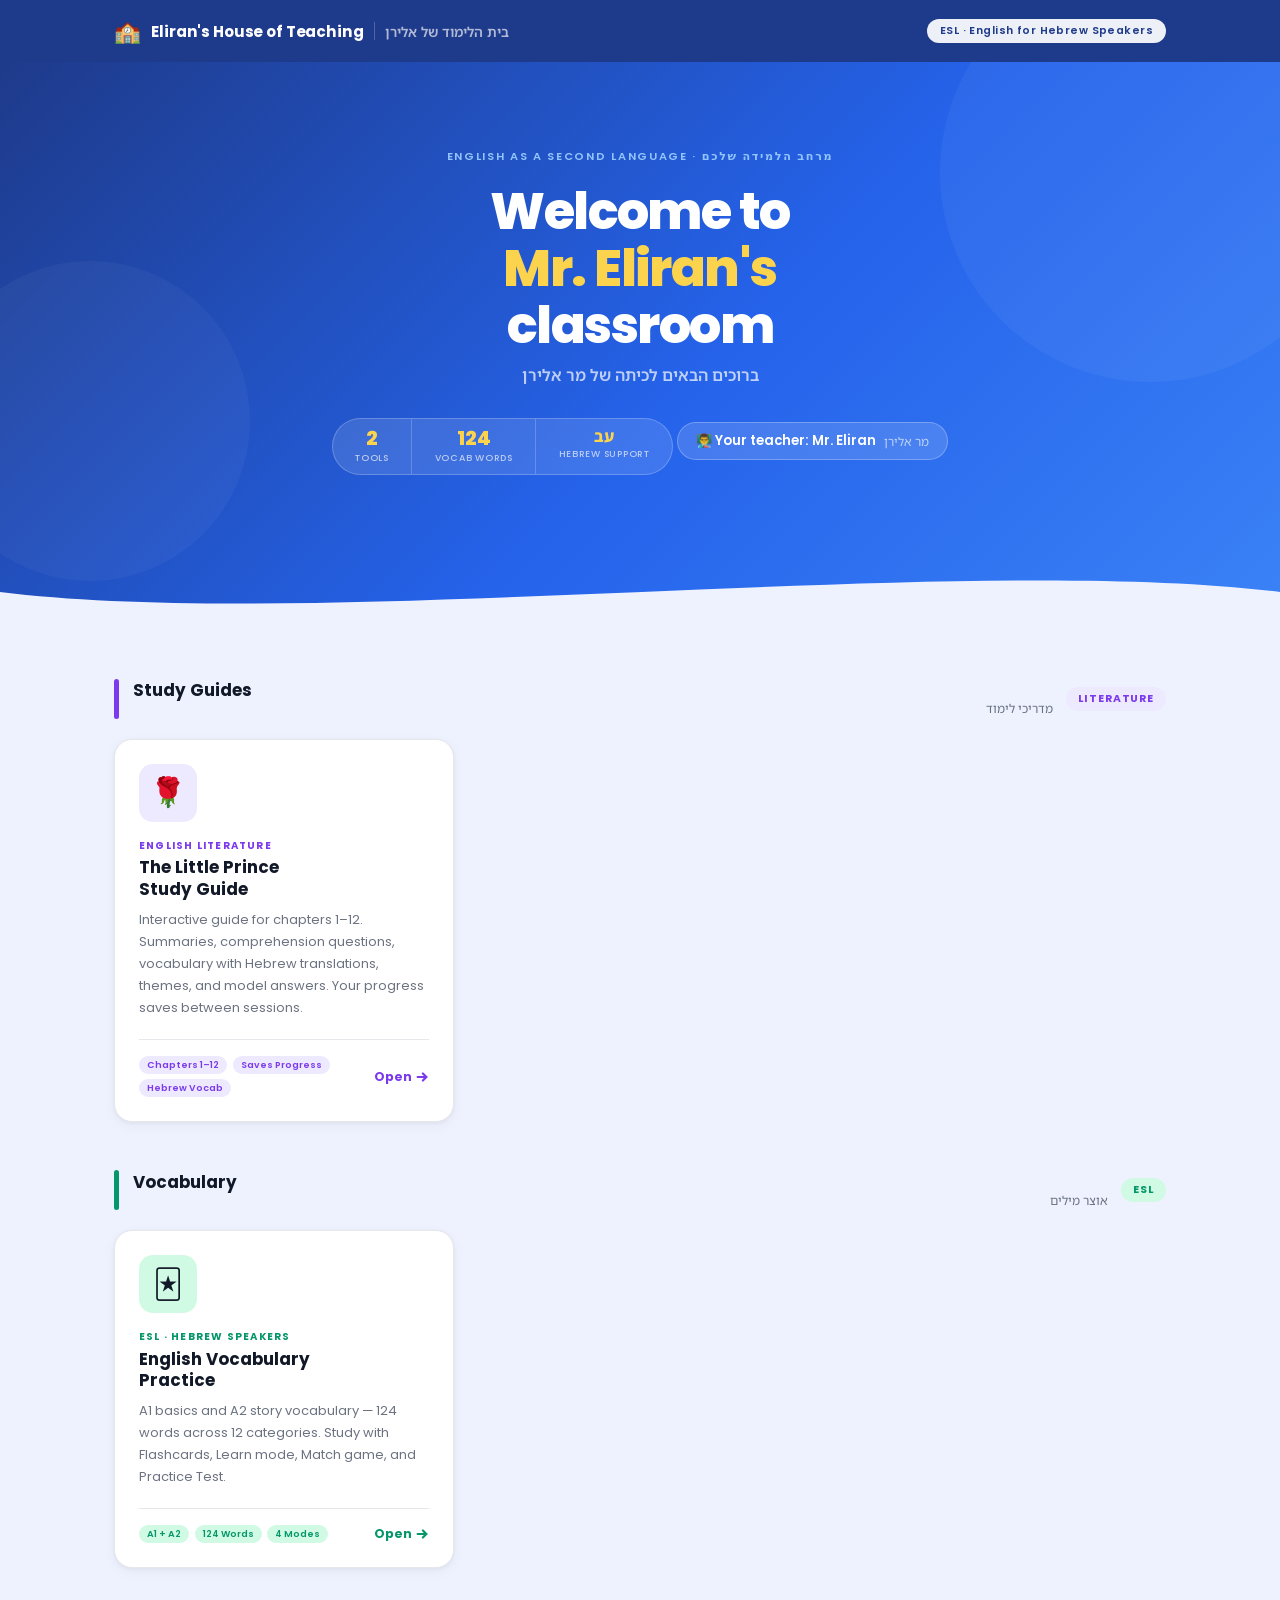
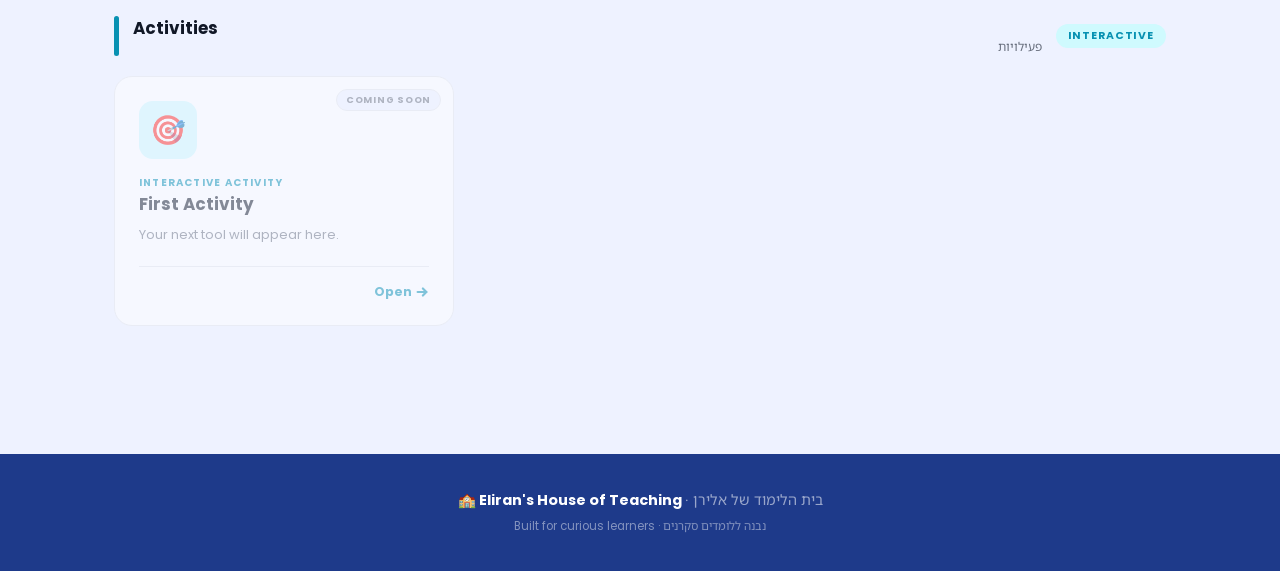
<file: index.html>
<!DOCTYPE html>
<html lang="en">
<head>
  <meta charset="UTF-8" />
  <meta name="viewport" content="width=device-width, initial-scale=1.0" />
  <title>Eliran's House of Teaching</title>
  <meta name="description" content="English learning tools for Hebrew speakers — Mr. Eliran's classroom" />
  <link href="https://fonts.googleapis.com/css2?family=Poppins:wght@400;500;600;700;800&family=Noto+Sans+Hebrew:wght@400;600;700&display=swap" rel="stylesheet" />
  <style>
    /* ═══════════════════════════════════════════════════════
       ELIRAN'S HOUSE OF TEACHING — HOMEPAGE
    ═══════════════════════════════════════════════════════ */

    :root {
      --bg:          #EEF2FF;
      --white:       #FFFFFF;
      --blue:        #2563EB;
      --blue-d:      #1E3A8A;
      --blue-l:      #EFF6FF;
      --blue-m:      #DBEAFE;
      --text:        #111827;
      --text-md:     #374151;
      --text-mu:     #6B7280;
      --border:      #E5E7EB;
      --border-h:    #A5B4FC;

      /* Section / card accent colours */
      --c-lit:       #7C3AED;
      --c-lit-bg:    #EDE9FE;
      --c-lit-bdr:   #C4B5FD;
      --c-voc:       #059669;
      --c-voc-bg:    #D1FAE5;
      --c-voc-bdr:   #6EE7B7;
      --c-act:       #0891B2;
      --c-act-bg:    #CFFAFE;
      --c-act-bdr:   #67E8F9;
      --c-mat:       #DC2626;
      --c-mat-bg:    #FEE2E2;
      --c-mat-bdr:   #FCA5A5;

      --radius:      12px;
      --radius-lg:   18px;
    }

    *, *::before, *::after { box-sizing: border-box; margin: 0; padding: 0; }
    html { scroll-behavior: smooth; }
    body {
      font-family: 'Poppins', system-ui, sans-serif;
      background: var(--bg);
      color: var(--text);
      min-height: 100vh;
    }

    /* ── HEADER ─────────────────────────────────────────── */
    .site-header {
      background: var(--blue-d);
      position: sticky;
      top: 0;
      z-index: 100;
    }
    .header-inner {
      max-width: 1100px;
      margin: 0 auto;
      padding: 0 1.5rem;
      height: 62px;
      display: flex;
      align-items: center;
      justify-content: space-between;
      gap: 1rem;
    }
    .brand {
      display: flex;
      align-items: center;
      gap: 0.65rem;
    }
    .brand-icon { font-size: 1.35rem; }
    .brand-en {
      font-size: 0.95rem;
      font-weight: 700;
      color: #fff;
      letter-spacing: -0.01em;
      white-space: nowrap;
    }
    .brand-sep {
      width: 1px;
      height: 18px;
      background: rgba(255,255,255,0.22);
      flex-shrink: 0;
    }
    .brand-he {
      font-family: 'Noto Sans Hebrew', sans-serif;
      font-size: 0.85rem;
      font-weight: 600;
      color: rgba(255,255,255,0.65);
      direction: rtl;
      white-space: nowrap;
    }
    .header-pill {
      font-size: 0.67rem;
      font-weight: 600;
      letter-spacing: 0.04em;
      color: var(--blue-d);
      background: rgba(255,255,255,0.92);
      padding: 4px 13px;
      border-radius: 999px;
      white-space: nowrap;
    }

    /* ── HERO ────────────────────────────────────────────── */
    .hero {
      background: linear-gradient(135deg, #1E3A8A 0%, #2563EB 55%, #3B82F6 100%);
      position: relative;
      padding: 5rem 1.5rem 8rem;
      text-align: center;
      overflow: hidden;
    }
    /* Decorative background circles */
    .hero::before {
      content: '';
      position: absolute;
      top: -100px; right: -80px;
      width: 420px; height: 420px;
      border-radius: 50%;
      background: rgba(255,255,255,0.045);
      pointer-events: none;
    }
    .hero::after {
      content: '';
      position: absolute;
      bottom: 50px; left: -70px;
      width: 320px; height: 320px;
      border-radius: 50%;
      background: rgba(255,255,255,0.035);
      pointer-events: none;
    }
    .hero-inner {
      max-width: 640px;
      margin: 0 auto;
      position: relative;
      z-index: 1;
    }
    .hero-eyebrow {
      display: inline-block;
      font-size: 0.7rem;
      font-weight: 600;
      text-transform: uppercase;
      letter-spacing: 0.15em;
      color: #93C5FD;
      margin-bottom: 1.1rem;
    }
    .hero h1 {
      font-size: clamp(2.1rem, 5vw, 3.2rem);
      font-weight: 800;
      color: #fff;
      line-height: 1.12;
      letter-spacing: -0.03em;
      margin-bottom: 0.6rem;
    }
    .hero h1 em {
      font-style: normal;
      color: #FCD34D;
    }
    .hero-he {
      display: block;
      font-family: 'Noto Sans Hebrew', sans-serif;
      font-size: 1rem;
      font-weight: 600;
      color: rgba(255,255,255,0.7);
      direction: rtl;
      margin-bottom: 2rem;
    }

    /* Stats pills row */
    .hero-stats {
      display: inline-flex;
      align-items: stretch;
      background: rgba(255,255,255,0.12);
      border: 1px solid rgba(255,255,255,0.22);
      border-radius: 999px;
      overflow: hidden;
      margin-bottom: 1.75rem;
    }
    .hero-stat {
      padding: 0.55rem 1.4rem;
      text-align: center;
    }
    .hero-stat + .hero-stat {
      border-left: 1px solid rgba(255,255,255,0.2);
    }
    .stat-n {
      display: block;
      font-size: 1.25rem;
      font-weight: 800;
      color: #FCD34D;
      line-height: 1;
    }
    .stat-l {
      display: block;
      font-size: 0.58rem;
      font-weight: 500;
      color: rgba(255,255,255,0.65);
      text-transform: uppercase;
      letter-spacing: 0.08em;
      margin-top: 3px;
      white-space: nowrap;
    }

    /* Teacher tag */
    .teacher-chip {
      display: inline-flex;
      align-items: center;
      gap: 0.5rem;
      background: rgba(255,255,255,0.14);
      border: 1px solid rgba(255,255,255,0.26);
      color: #fff;
      font-size: 0.82rem;
      font-weight: 600;
      padding: 8px 18px;
      border-radius: 999px;
    }
    .teacher-chip-he {
      font-family: 'Noto Sans Hebrew', sans-serif;
      font-weight: 400;
      color: rgba(255,255,255,0.65);
      font-size: 0.75rem;
      direction: rtl;
    }

    /* Wave between hero and content */
    .hero-wave {
      position: absolute;
      bottom: -1px; left: 0; right: 0;
      line-height: 0;
    }
    .hero-wave svg { display: block; width: 100%; }

    /* ── MAIN ────────────────────────────────────────────── */
    .main {
      max-width: 1100px;
      margin: 0 auto;
      padding: 3rem 1.5rem 5rem;
    }

    /* ── SECTION ─────────────────────────────────────────── */
    .tool-section { margin-bottom: 3rem; }

    .section-head {
      display: flex;
      align-items: center;
      gap: 0.85rem;
      margin-bottom: 1.25rem;
    }
    .section-bar {
      width: 5px;
      height: 40px;
      border-radius: 999px;
      background: var(--sc, var(--blue));
      flex-shrink: 0;
    }
    .section-labels { flex: 1; }
    .section-title {
      font-size: 1.05rem;
      font-weight: 700;
      color: var(--text);
      line-height: 1.2;
    }
    .section-he {
      font-family: 'Noto Sans Hebrew', sans-serif;
      font-size: 0.76rem;
      color: var(--text-mu);
      font-weight: 400;
      direction: rtl;
      line-height: 1.4;
    }
    .section-badge {
      font-size: 0.67rem;
      font-weight: 700;
      text-transform: uppercase;
      letter-spacing: 0.08em;
      padding: 4px 12px;
      border-radius: 999px;
      white-space: nowrap;
    }

    /* ── CARD GRID ───────────────────────────────────────── */
    .card-grid {
      display: grid;
      grid-template-columns: repeat(auto-fill, minmax(265px, 1fr));
      gap: 1rem;
    }

    /* ── TOOL CARD ───────────────────────────────────────── */
    /*
      HOW TO ADD A NEW CARD:
      Copy one .tool-card block, paste inside the right .card-grid,
      update: href, icon emoji, card-type, card-title, card-desc,
              card-tags, and the three CSS custom props on the element.
    */
    .tool-card {
      background: var(--white);
      border: 1.5px solid var(--border);
      border-radius: var(--radius-lg);
      padding: 1.5rem;
      display: flex;
      flex-direction: column;
      text-decoration: none;
      color: inherit;
      position: relative;
      overflow: hidden;
      box-shadow: 0 1px 4px rgba(0,0,0,.05), 0 4px 14px rgba(0,0,0,.04);
      transition: box-shadow 0.22s ease, transform 0.22s ease, border-color 0.2s ease;
    }
    .tool-card:hover {
      box-shadow: 0 10px 40px rgba(0,0,0,.12), 0 2px 8px rgba(0,0,0,.06);
      transform: translateY(-5px);
      border-color: var(--ca-border, var(--border-h));
      color: inherit;
    }

    /* Coloured icon badge */
    .card-icon-wrap {
      width: 58px;
      height: 58px;
      border-radius: 14px;
      background: var(--ca-bg, var(--blue-l));
      display: flex;
      align-items: center;
      justify-content: center;
      font-size: 1.8rem;
      margin-bottom: 1rem;
      flex-shrink: 0;
    }

    .card-type {
      font-size: 0.63rem;
      font-weight: 700;
      text-transform: uppercase;
      letter-spacing: 0.12em;
      color: var(--ca, var(--blue));
      margin-bottom: 0.2rem;
    }
    .card-title {
      font-size: 1.05rem;
      font-weight: 700;
      color: var(--text);
      line-height: 1.3;
      margin-bottom: 0.5rem;
    }
    .card-desc {
      font-size: 0.81rem;
      color: var(--text-mu);
      line-height: 1.7;
      flex: 1;
    }
    .card-footer {
      display: flex;
      align-items: center;
      justify-content: space-between;
      margin-top: 1.25rem;
      padding-top: 1rem;
      border-top: 1px solid var(--border);
      gap: 0.5rem;
    }
    .card-tags {
      display: flex;
      flex-wrap: wrap;
      gap: 0.35rem;
    }
    .card-tag {
      font-size: 0.58rem;
      font-weight: 600;
      background: var(--ca-bg, var(--blue-l));
      color: var(--ca, var(--blue));
      padding: 2px 8px;
      border-radius: 999px;
      white-space: nowrap;
    }
    .card-open {
      display: flex;
      align-items: center;
      gap: 0.2rem;
      font-size: 0.78rem;
      font-weight: 700;
      color: var(--ca, var(--blue));
      white-space: nowrap;
      flex-shrink: 0;
    }
    .card-open svg {
      width: 14px; height: 14px;
      transition: transform 0.15s ease;
    }
    .tool-card:hover .card-open svg { transform: translateX(3px); }

    /* Coming soon */
    .tool-card.soon {
      opacity: 0.48;
      pointer-events: none;
      box-shadow: none;
    }
    .soon-label {
      position: absolute;
      top: 12px; right: 12px;
      font-size: 0.58rem;
      font-weight: 700;
      text-transform: uppercase;
      letter-spacing: 0.08em;
      background: var(--bg);
      color: var(--text-mu);
      padding: 3px 9px;
      border-radius: 999px;
      border: 1px solid var(--border);
    }

    /* ── FOOTER ──────────────────────────────────────────── */
    .site-footer {
      background: var(--blue-d);
      padding: 2.25rem 1.5rem;
      text-align: center;
    }
    .footer-inner {
      max-width: 1100px;
      margin: 0 auto;
      display: flex;
      flex-direction: column;
      align-items: center;
      gap: 0.4rem;
    }
    .footer-brand {
      font-size: 0.9rem;
      font-weight: 700;
      color: #fff;
    }
    .footer-brand-he {
      font-family: 'Noto Sans Hebrew', sans-serif;
      direction: rtl;
      font-weight: 400;
      color: rgba(255,255,255,0.55);
    }
    .footer-note {
      font-size: 0.72rem;
      color: rgba(255,255,255,0.45);
    }

    /* ── RESPONSIVE ──────────────────────────────────────── */
    @media (max-width: 640px) {
      .hero           { padding: 3.5rem 1rem 7rem; }
      .main           { padding: 2rem 1rem 4rem; }
      .brand-sep,
      .brand-he       { display: none; }
      .header-pill    { display: none; }
      .card-grid      { grid-template-columns: 1fr; }
      .hero-stats     { width: 100%; }
      .hero-stat      { flex: 1; padding: 0.5rem 0.75rem; }
    }
  </style>
</head>

<body>

  <!-- ══════════════════════════════════════════
       STICKY HEADER
  ══════════════════════════════════════════ -->
  <header class="site-header">
    <div class="header-inner">

      <div class="brand">
        <span class="brand-icon" aria-hidden="true">🏫</span>
        <span class="brand-en">Eliran's House of Teaching</span>
        <div class="brand-sep" aria-hidden="true"></div>
        <span class="brand-he" lang="he">בית הלימוד של אלירן</span>
      </div>

      <span class="header-pill">ESL · English for Hebrew Speakers</span>

    </div>
  </header>


  <!-- ══════════════════════════════════════════
       HERO
       Edit the headline, subtitle, and stats here.
  ══════════════════════════════════════════ -->
  <section class="hero">
    <div class="hero-inner">

      <span class="hero-eyebrow">English as a Second Language · מרחב הלמידה שלכם</span>

      <h1>Welcome to<br><em>Mr. Eliran's</em><br>classroom</h1>
      <span class="hero-he" lang="he">ברוכים הבאים לכיתה של מר אלירן</span>

      <!-- Stats — update numbers as you add more tools -->
      <div class="hero-stats">
        <div class="hero-stat">
          <span class="stat-n">2</span>
          <span class="stat-l">Tools</span>
        </div>
        <div class="hero-stat">
          <span class="stat-n">124</span>
          <span class="stat-l">Vocab Words</span>
        </div>
        <div class="hero-stat">
          <span class="stat-n" lang="he" style="font-family:'Noto Sans Hebrew',sans-serif;font-size:1rem;">עב</span>
          <span class="stat-l">Hebrew Support</span>
        </div>
      </div>

      <div class="teacher-chip">
        👨‍🏫 Your teacher: Mr. Eliran
        <span class="teacher-chip-he" lang="he">מר אלירן</span>
      </div>

    </div>

    <!-- Wave transition into page background -->
    <div class="hero-wave" aria-hidden="true">
      <svg viewBox="0 0 1440 90" xmlns="http://www.w3.org/2000/svg" preserveAspectRatio="none">
        <path d="M0,45 C360,90 1080,0 1440,45 L1440,90 L0,90 Z" fill="#EEF2FF"/>
      </svg>
    </div>
  </section>


  <!-- ══════════════════════════════════════════
       TOOLS
  ══════════════════════════════════════════ -->
  <main class="main">


    <!-- ════════════════════════════════════════
         STUDY GUIDES  (purple — --c-lit)
    ════════════════════════════════════════ -->
    <section class="tool-section">
      <div class="section-head">
        <div class="section-bar" style="--sc: var(--c-lit);"></div>
        <div class="section-labels">
          <div class="section-title">Study Guides</div>
          <div class="section-he" lang="he">מדריכי לימוד</div>
        </div>
        <span class="section-badge" style="background:var(--c-lit-bg); color:var(--c-lit);">Literature</span>
      </div>

      <div class="card-grid">

        <!-- ▼ CARD: Little Prince -->
        <a class="tool-card" href="little-prince/index.html"
           style="--ca:var(--c-lit); --ca-bg:var(--c-lit-bg); --ca-border:var(--c-lit-bdr);">
          <div class="card-icon-wrap">🌹</div>
          <div class="card-type">English Literature</div>
          <h2 class="card-title">The Little Prince<br>Study Guide</h2>
          <p class="card-desc">
            Interactive guide for chapters 1–12. Summaries, comprehension
            questions, vocabulary with Hebrew translations, themes, and
            model answers. Your progress saves between sessions.
          </p>
          <div class="card-footer">
            <div class="card-tags">
              <span class="card-tag">Chapters 1–12</span>
              <span class="card-tag">Saves Progress</span>
              <span class="card-tag">Hebrew Vocab</span>
            </div>
            <span class="card-open">Open <svg viewBox="0 0 16 16" fill="none" stroke="currentColor" stroke-width="2.5" stroke-linecap="round" stroke-linejoin="round"><path d="M3 8h10"/><path d="M9 4l4 4-4 4"/></svg></span>
          </div>
        </a>

        <!-- ▼ PASTE NEXT STUDY GUIDE CARD HERE
        <a class="tool-card" href="FOLDER/index.html"
           style="--ca:var(--c-lit); --ca-bg:var(--c-lit-bg); --ca-border:var(--c-lit-bdr);">
          <div class="card-icon-wrap">📗</div>
          <div class="card-type">English Literature</div>
          <h2 class="card-title">Book Title</h2>
          <p class="card-desc">Description of the tool.</p>
          <div class="card-footer">
            <div class="card-tags"><span class="card-tag">Tag</span></div>
            <span class="card-open">Open <svg viewBox="0 0 16 16" fill="none" stroke="currentColor" stroke-width="2.5" stroke-linecap="round" stroke-linejoin="round"><path d="M3 8h10"/><path d="M9 4l4 4-4 4"/></svg></span>
          </div>
        </a>
        -->

      </div>
    </section>


    <!-- ════════════════════════════════════════
         VOCABULARY  (green — --c-voc)
    ════════════════════════════════════════ -->
    <section class="tool-section">
      <div class="section-head">
        <div class="section-bar" style="--sc: var(--c-voc);"></div>
        <div class="section-labels">
          <div class="section-title">Vocabulary</div>
          <div class="section-he" lang="he">אוצר מילים</div>
        </div>
        <span class="section-badge" style="background:var(--c-voc-bg); color:var(--c-voc);">ESL</span>
      </div>

      <div class="card-grid">

        <!-- ▼ CARD: Vocab Flashcards -->
        <a class="tool-card" href="vocabulary/index.html"
           style="--ca:var(--c-voc); --ca-bg:var(--c-voc-bg); --ca-border:var(--c-voc-bdr);">
          <div class="card-icon-wrap">🃏</div>
          <div class="card-type">ESL · Hebrew Speakers</div>
          <h2 class="card-title">English Vocabulary<br>Practice</h2>
          <p class="card-desc">
            A1 basics and A2 story vocabulary — 124 words across 12 categories.
            Study with Flashcards, Learn mode, Match game, and Practice Test.
          </p>
          <div class="card-footer">
            <div class="card-tags">
              <span class="card-tag">A1 + A2</span>
              <span class="card-tag">124 Words</span>
              <span class="card-tag">4 Modes</span>
            </div>
            <span class="card-open">Open <svg viewBox="0 0 16 16" fill="none" stroke="currentColor" stroke-width="2.5" stroke-linecap="round" stroke-linejoin="round"><path d="M3 8h10"/><path d="M9 4l4 4-4 4"/></svg></span>
          </div>
        </a>

        <!-- ▼ PASTE NEXT VOCABULARY CARD HERE
        <a class="tool-card" href="FOLDER/index.html"
           style="--ca:var(--c-voc); --ca-bg:var(--c-voc-bg); --ca-border:var(--c-voc-bdr);">
          <div class="card-icon-wrap">📝</div>
          <div class="card-type">ESL · Level</div>
          <h2 class="card-title">Tool Name</h2>
          <p class="card-desc">Description.</p>
          <div class="card-footer">
            <div class="card-tags"><span class="card-tag">Tag</span></div>
            <span class="card-open">Open <svg viewBox="0 0 16 16" fill="none" stroke="currentColor" stroke-width="2.5" stroke-linecap="round" stroke-linejoin="round"><path d="M3 8h10"/><path d="M9 4l4 4-4 4"/></svg></span>
          </div>
        </a>
        -->

      </div>
    </section>


    <!-- ════════════════════════════════════════
         ACTIVITIES  (teal — --c-act)
         Remove class="soon" from a card to activate it.
    ════════════════════════════════════════ -->
    <section class="tool-section">
      <div class="section-head">
        <div class="section-bar" style="--sc: var(--c-act);"></div>
        <div class="section-labels">
          <div class="section-title">Activities</div>
          <div class="section-he" lang="he">פעילויות</div>
        </div>
        <span class="section-badge" style="background:var(--c-act-bg); color:var(--c-act);">Interactive</span>
      </div>

      <div class="card-grid">

        <div class="tool-card soon"
             style="--ca:var(--c-act); --ca-bg:var(--c-act-bg); --ca-border:var(--c-act-bdr);">
          <span class="soon-label">Coming Soon</span>
          <div class="card-icon-wrap">🎯</div>
          <div class="card-type">Interactive Activity</div>
          <h2 class="card-title">First Activity</h2>
          <p class="card-desc">Your next tool will appear here.</p>
          <div class="card-footer">
            <div class="card-tags"></div>
            <span class="card-open">Open <svg viewBox="0 0 16 16" fill="none" stroke="currentColor" stroke-width="2.5" stroke-linecap="round" stroke-linejoin="round"><path d="M3 8h10"/><path d="M9 4l4 4-4 4"/></svg></span>
          </div>
        </div>

      </div>
    </section>


    <!-- ════════════════════════════════════════
         HOW TO ADD A NEW SECTION (e.g. Maths):
         Copy the block below, remove the comment
         markers, and fill in the details.

    <section class="tool-section">
      <div class="section-head">
        <div class="section-bar" style="--sc: var(--c-mat);"></div>
        <div class="section-labels">
          <div class="section-title">Maths</div>
          <div class="section-he" lang="he">מתמטיקה</div>
        </div>
        <span class="section-badge" style="background:var(--c-mat-bg); color:var(--c-mat);">Maths</span>
      </div>
      <div class="card-grid">
        <a class="tool-card" href="FOLDER/index.html"
           style="--ca:var(--c-mat); --ca-bg:var(--c-mat-bg); --ca-border:var(--c-mat-bdr);">
          <div class="card-icon-wrap">📐</div>
          <div class="card-type">Maths · Level</div>
          <h2 class="card-title">Tool Name</h2>
          <p class="card-desc">Description.</p>
          <div class="card-footer">
            <div class="card-tags"><span class="card-tag">Tag</span></div>
            <span class="card-open">Open <svg viewBox="0 0 16 16" fill="none" stroke="currentColor" stroke-width="2.5" stroke-linecap="round" stroke-linejoin="round"><path d="M3 8h10"/><path d="M9 4l4 4-4 4"/></svg></span>
          </div>
        </a>
      </div>
    </section>
    ════════════════════════════════════════ -->


  </main>


  <!-- ══════════════════════════════════════════
       FOOTER
  ══════════════════════════════════════════ -->
  <footer class="site-footer">
    <div class="footer-inner">
      <div class="footer-brand">
        🏫 Eliran's House of Teaching
        <span class="footer-brand-he" lang="he"> · בית הלימוד של אלירן</span>
      </div>
      <div class="footer-note">
        Built for curious learners ·
        <span lang="he" style="font-family:'Noto Sans Hebrew',sans-serif;">נבנה ללומדים סקרנים</span>
      </div>
    </div>
  </footer>

</body>
</html>
</file>
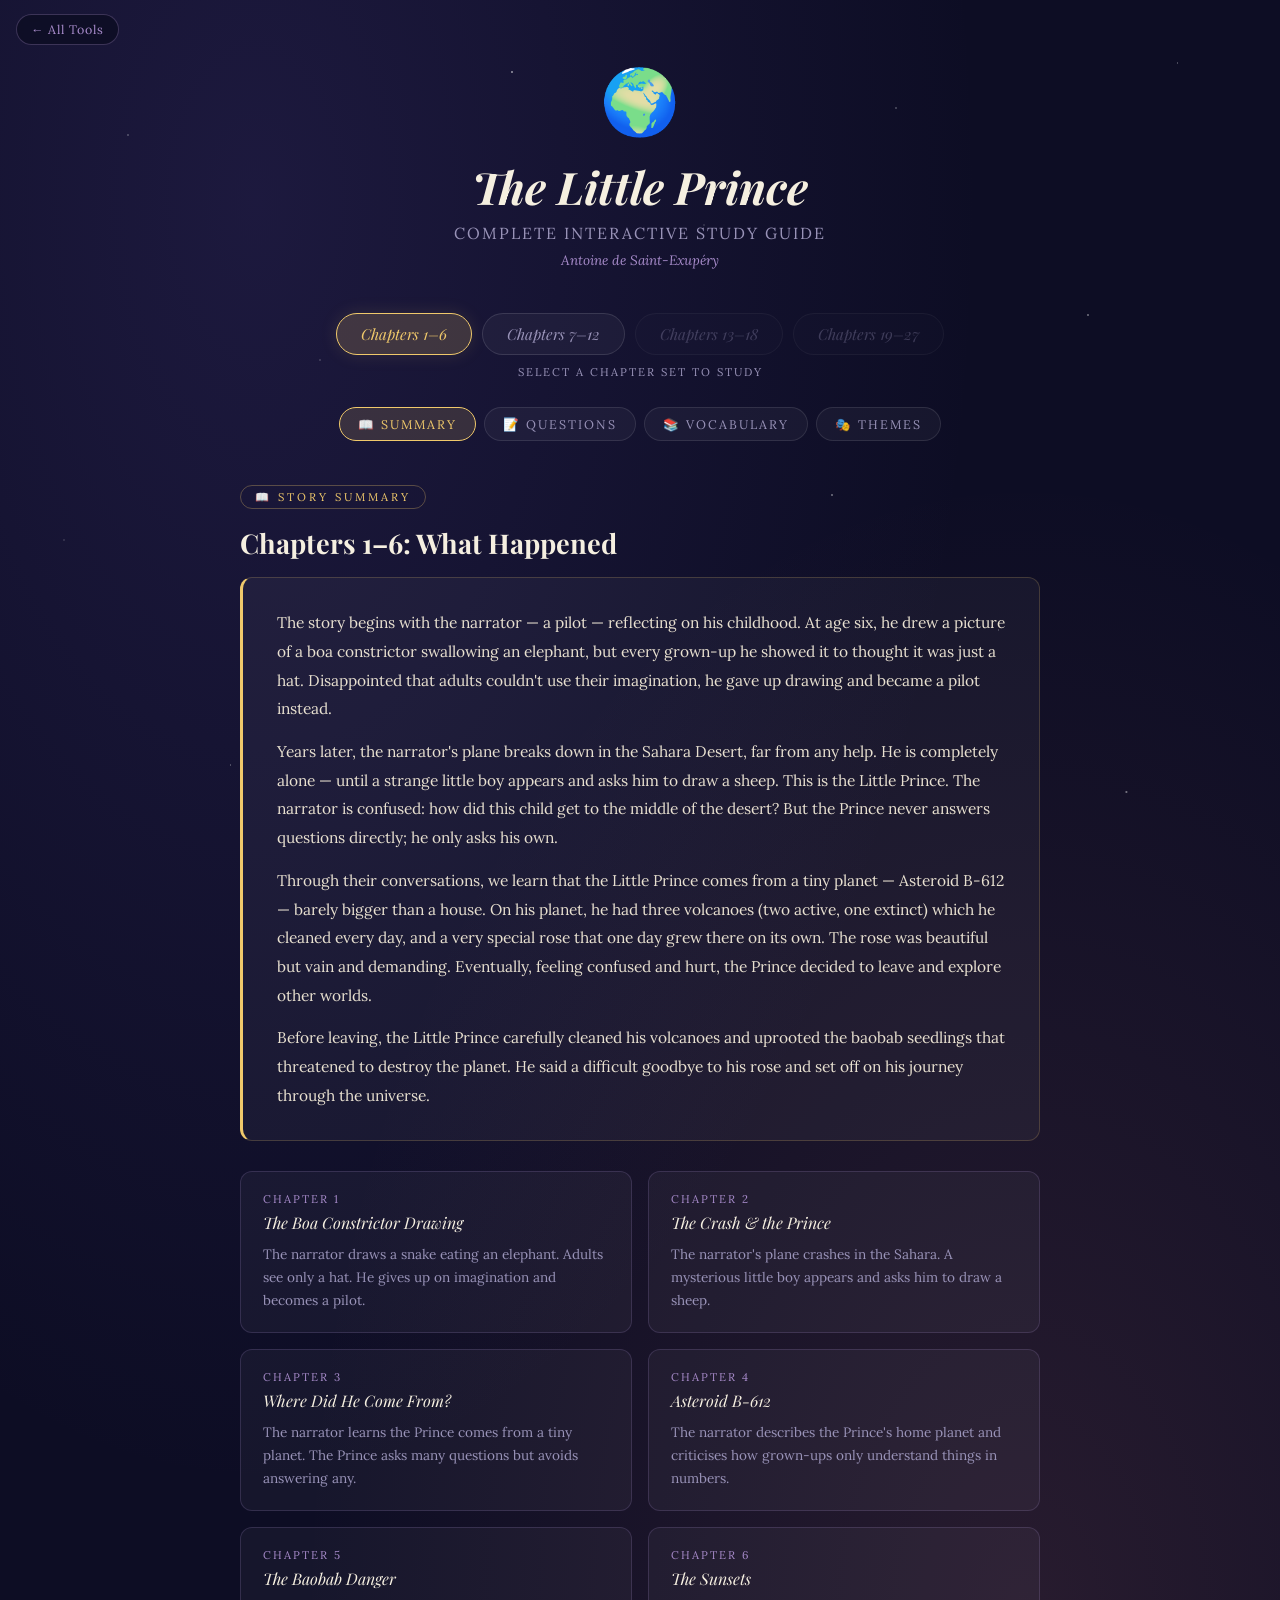
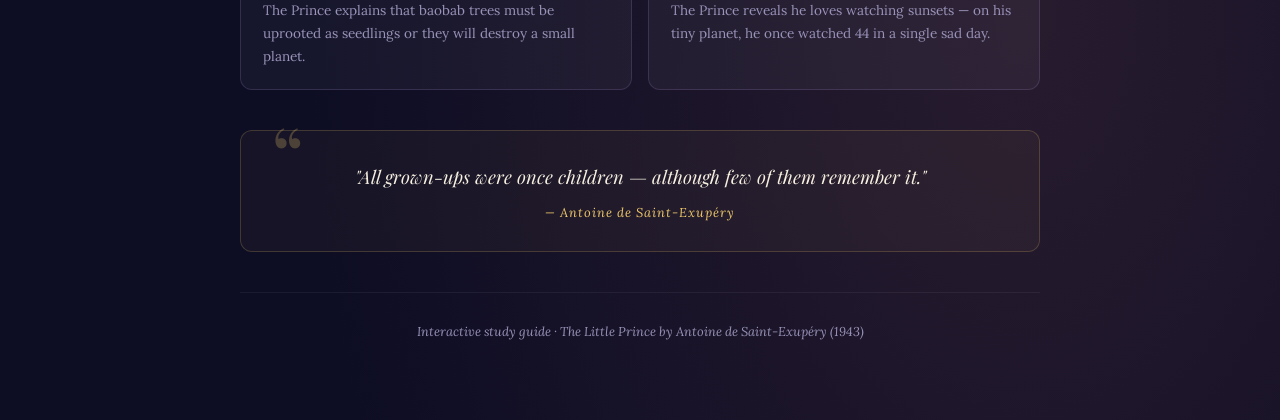
<file: little-prince/index.html>
<!DOCTYPE html>
<html lang="en">
<head>
<meta charset="UTF-8">
<meta name="viewport" content="width=device-width, initial-scale=1.0">
<title>The Little Prince — Interactive Study Guide</title>
<link href="https://fonts.googleapis.com/css2?family=Playfair+Display:ital,wght@0,400;0,700;1,400&family=Lora:ital,wght@0,400;0,500;1,400&family=Noto+Sans+Hebrew:wght@400;700&display=swap" rel="stylesheet">
<style>
  :root {
    --deep: #0d0d24; --gold: #f0c96b; --rose: #e8837a;
    --lavender: #a78bca; --mint: #7ec8b8; --cream: #f5efe0;
    --text: #e8e0d0; --dim: #9993b8; --green: #6fcf97;
  }
  * { margin:0; padding:0; box-sizing:border-box; }
  body { background-color:var(--deep); color:var(--text); font-family:'Lora',Georgia,serif; min-height:100vh; overflow-x:hidden;
    background-image: radial-gradient(ellipse at 20% 10%,rgba(100,80,180,.18) 0%,transparent 50%), radial-gradient(ellipse at 80% 80%,rgba(232,131,122,.12) 0%,transparent 50%); }
  body::before { content:''; position:fixed; inset:0; pointer-events:none; z-index:0;
    background-image: radial-gradient(1px 1px at 10% 15%,rgba(255,255,255,.7) 0%,transparent 100%), radial-gradient(1px 1px at 25% 40%,rgba(255,255,255,.5) 0%,transparent 100%),
      radial-gradient(1.5px 1.5px at 40% 8%,rgba(255,255,255,.8) 0%,transparent 100%), radial-gradient(1px 1px at 55% 25%,rgba(255,255,255,.4) 0%,transparent 100%),
      radial-gradient(1px 1px at 70% 12%,rgba(255,255,255,.7) 0%,transparent 100%), radial-gradient(1.5px 1.5px at 85% 35%,rgba(255,255,255,.6) 0%,transparent 100%),
      radial-gradient(1px 1px at 92% 7%,rgba(255,255,255,.5) 0%,transparent 100%), radial-gradient(1px 1px at 5% 60%,rgba(255,255,255,.4) 0%,transparent 100%),
      radial-gradient(1px 1px at 35% 75%,rgba(255,255,255,.3) 0%,transparent 100%), radial-gradient(1.5px 1.5px at 65% 55%,rgba(255,255,255,.6) 0%,transparent 100%),
      radial-gradient(1px 1px at 78% 70%,rgba(255,255,255,.4) 0%,transparent 100%), radial-gradient(1px 1px at 18% 85%,rgba(255,255,255,.5) 0%,transparent 100%),
      radial-gradient(1px 1px at 50% 90%,rgba(255,255,255,.3) 0%,transparent 100%), radial-gradient(1.5px 1.5px at 88% 88%,rgba(255,255,255,.6) 0%,transparent 100%); }
  .container { max-width:860px; margin:0 auto; padding:60px 30px 80px; position:relative; z-index:1; }

  /* HEADER */
  header { text-align:center; margin-bottom:44px; }
  .planet-icon { font-size:64px; display:block; margin-bottom:20px; animation:float 6s ease-in-out infinite; }
  @keyframes float { 0%,100%{transform:translateY(0)} 50%{transform:translateY(-12px)} }
  header h1 { font-family:'Playfair Display',serif; font-size:2.8em; font-weight:700; color:var(--gold); line-height:1.1; }
  header h1 em { font-style:italic; color:var(--cream); }
  header .subtitle { margin-top:12px; font-size:1em; color:var(--dim); letter-spacing:2px; text-transform:uppercase; }
  header .byline { margin-top:8px; font-size:.85em; color:var(--lavender); font-style:italic; }
  @media(max-width:600px){ header h1{font-size:2em} }

  /* CHAPTER SET PICKER */
  .set-picker { display:flex; gap:10px; justify-content:center; margin-bottom:10px; flex-wrap:wrap; }
  .set-btn { font-family:'Playfair Display',serif; font-size:.95em; font-style:italic; padding:10px 24px; border-radius:30px; cursor:pointer; transition:all .25s; border:1px solid rgba(255,255,255,.12); background:rgba(255,255,255,.04); color:var(--dim); }
  .set-btn:hover { border-color:var(--gold); color:var(--gold); }
  .set-btn.active { background:rgba(240,201,107,.18); border-color:var(--gold); color:var(--gold); box-shadow:0 0 18px rgba(240,201,107,.12); }
  .set-btn.locked { opacity:.35; cursor:not-allowed; }
  .set-btn.locked:hover { border-color:rgba(255,255,255,.12); color:var(--dim); }
  .set-picker-label { text-align:center; font-size:.7em; color:var(--dim); letter-spacing:2px; text-transform:uppercase; margin-bottom:28px; }

  /* INNER TABS */
  .nav-tabs { display:flex; gap:8px; justify-content:center; margin-bottom:44px; flex-wrap:wrap; }
  .nav-tab { background:rgba(255,255,255,.04); border:1px solid rgba(255,255,255,.1); color:var(--dim); font-family:'Lora',serif; font-size:.78em; text-transform:uppercase; letter-spacing:2px; padding:8px 18px; border-radius:20px; cursor:pointer; transition:all .2s; }
  .nav-tab:hover { border-color:var(--gold); color:var(--gold); }
  .nav-tab.active { background:rgba(240,201,107,.15); border-color:var(--gold); color:var(--gold); }

  /* CHAPTER SET PANELS */
  .chapter-set { display:none; }
  .chapter-set.active { display:block; animation:fadeIn .4s ease; }

  /* INNER SECTIONS */
  .inner-section { display:none; }
  .inner-section.active { display:block; animation:fadeIn .35s ease; }
  @keyframes fadeIn { from{opacity:0;transform:translateY(8px)} to{opacity:1;transform:translateY(0)} }

  .section-label { display:inline-block; font-family:'Lora',serif; font-size:.7em; text-transform:uppercase; letter-spacing:3px; color:var(--gold); border:1px solid rgba(240,201,107,.3); padding:4px 14px; border-radius:20px; margin-bottom:16px; }
  h2 { font-family:'Playfair Display',serif; font-size:1.7em; color:var(--cream); margin-bottom:8px; font-weight:700; }
  .divider { text-align:center; margin:40px 0; color:var(--gold); font-size:1.2em; opacity:.5; letter-spacing:8px; }

  /* SUMMARY */
  .summary-block { background:rgba(255,255,255,.04); border:1px solid rgba(240,201,107,.2); border-left:3px solid var(--gold); border-radius:12px; padding:30px 34px; margin-bottom:30px; }
  .summary-block p { font-size:.97em; line-height:1.85; color:var(--text); margin-bottom:14px; }
  .summary-block p:last-child { margin-bottom:0; }

  /* CHAPTER CARDS */
  .chapters-grid { display:grid; grid-template-columns:1fr 1fr; gap:16px; margin-bottom:40px; }
  @media(max-width:600px){ .chapters-grid{grid-template-columns:1fr} }
  .chapter-card { background:rgba(255,255,255,.04); border:1px solid rgba(167,139,202,.2); border-radius:12px; padding:20px 22px; transition:border-color .2s,background .2s; }
  .chapter-card:hover { border-color:rgba(167,139,202,.5); background:rgba(167,139,202,.06); }
  .ch-number { font-size:.7em; text-transform:uppercase; letter-spacing:2px; color:var(--lavender); margin-bottom:6px; }
  .ch-title { font-family:'Playfair Display',serif; font-size:1em; color:var(--cream); margin-bottom:10px; font-style:italic; }
  .chapter-card p { font-size:.85em; line-height:1.7; color:var(--dim); }

  /* PROGRESS */
  .progress-wrap { margin-bottom:36px; }
  .progress-label { display:flex; justify-content:space-between; font-size:.78em; color:var(--dim); margin-bottom:8px; }
  .progress-label .pg-right { color:var(--gold); font-family:'Playfair Display',serif; }
  .progress-bar { height:6px; background:rgba(255,255,255,.08); border-radius:10px; overflow:hidden; }
  .progress-fill { height:100%; background:linear-gradient(90deg,var(--lavender),var(--gold)); border-radius:10px; transition:width .5s ease; width:0%; }

  /* QUESTION GROUPS */
  .question-group { margin-bottom:36px; }
  .question-group-title { display:flex; align-items:center; gap:12px; margin-bottom:18px; }
  .q-icon { width:34px; height:34px; border-radius:50%; display:flex; align-items:center; justify-content:center; font-size:.95em; flex-shrink:0; }
  .q-icon.comprehension { background:rgba(126,200,184,.2); color:var(--mint); border:1px solid rgba(126,200,184,.3); }
  .q-icon.analysis { background:rgba(232,131,122,.2); color:var(--rose); border:1px solid rgba(232,131,122,.3); }
  .q-icon.reflection { background:rgba(167,139,202,.2); color:var(--lavender); border:1px solid rgba(167,139,202,.3); }
  .q-group-label { font-size:.75em; text-transform:uppercase; letter-spacing:2px; color:var(--dim); }

  .question-card { background:rgba(255,255,255,.03); border:1px solid rgba(255,255,255,.07); border-radius:14px; padding:22px 24px; margin-bottom:14px; transition:border-color .3s; }
  .question-card.done { border-color:rgba(111,207,151,.3); background:rgba(111,207,151,.02); }
  .question-card.done-reflection { border-color:rgba(167,139,202,.3); background:rgba(167,139,202,.02); }
  .q-header { display:flex; gap:14px; align-items:flex-start; margin-bottom:14px; }
  .q-badge { font-size:.72em; color:var(--dim); font-style:italic; white-space:nowrap; padding-top:3px; min-width:22px; }
  .q-text { font-size:.94em; line-height:1.65; color:var(--text); }
  textarea.q-input { width:100%; background:rgba(255,255,255,.04); border:1px solid rgba(255,255,255,.1); border-radius:10px; color:var(--cream); font-family:'Lora',Georgia,serif; font-size:.88em; line-height:1.65; padding:12px 14px; resize:vertical; min-height:85px; transition:border-color .2s; outline:none; }
  textarea.q-input:focus { border-color:rgba(240,201,107,.4); }
  textarea.q-input::placeholder { color:var(--dim); opacity:.6; }
  textarea.q-input:disabled { opacity:.6; cursor:default; }
  .q-footer { display:flex; align-items:center; justify-content:space-between; margin-top:12px; gap:10px; flex-wrap:wrap; }
  .char-count { font-size:.72em; color:var(--dim); }
  .btn-submit { background:linear-gradient(135deg,rgba(240,201,107,.15),rgba(167,139,202,.15)); border:1px solid rgba(240,201,107,.35); color:var(--gold); font-family:'Lora',serif; font-size:.78em; text-transform:uppercase; letter-spacing:2px; padding:8px 20px; border-radius:20px; cursor:pointer; transition:all .2s; }
  .btn-submit:hover:not(:disabled) { background:rgba(240,201,107,.25); border-color:var(--gold); }
  .btn-submit:disabled { opacity:.35; cursor:not-allowed; }

  /* FEEDBACK */
  .feedback-box { margin-top:16px; border-radius:10px; overflow:hidden; animation:slideDown .35s ease; }
  @keyframes slideDown { from{opacity:0;transform:translateY(-6px)} to{opacity:1;transform:translateY(0)} }
  .fb-header { display:flex; align-items:center; gap:8px; padding:10px 16px; font-size:.75em; text-transform:uppercase; letter-spacing:2px; font-family:'Lora',serif; font-weight:600; }
  .fb-header.good    { background:rgba(111,207,151,.13); color:var(--green);    border:1px solid rgba(111,207,151,.25); border-bottom:none; }
  .fb-header.partial { background:rgba(240,201,107,.10); color:var(--gold);     border:1px solid rgba(240,201,107,.25); border-bottom:none; }
  .fb-header.improve { background:rgba(232,131,122,.10); color:var(--rose);     border:1px solid rgba(232,131,122,.25); border-bottom:none; }
  .fb-header.reflect { background:rgba(167,139,202,.13); color:var(--lavender); border:1px solid rgba(167,139,202,.25); border-bottom:none; }
  .fb-body { padding:16px 18px; font-size:.875em; line-height:1.8; color:var(--text); background:rgba(255,255,255,.03); border:1px solid rgba(255,255,255,.07); border-top:none; }
  .fb-body b { color:var(--gold); }
  .fb-answer { padding:14px 18px; font-size:.85em; line-height:1.75; background:rgba(240,201,107,.05); border:1px solid rgba(240,201,107,.15); border-top:none; border-radius:0 0 10px 10px; color:var(--cream); }
  .fb-answer b { color:var(--gold); }
  .btn-retry { display:inline-block; margin-top:12px; background:none; border:1px solid rgba(255,255,255,.13); color:var(--dim); font-family:'Lora',serif; font-size:.75em; letter-spacing:1px; padding:5px 14px; border-radius:15px; cursor:pointer; transition:all .2s; }
  .btn-retry:hover { border-color:var(--lavender); color:var(--lavender); }

  /* VOCAB */
  .vocab-grid { display:grid; grid-template-columns:1fr 1fr; gap:12px; margin-bottom:40px; }
  @media(max-width:600px){ .vocab-grid{grid-template-columns:1fr} }
  .vocab-card { background:rgba(255,255,255,.03); border:1px solid rgba(240,201,107,.15); border-radius:10px; padding:16px 18px; transition:border-color .2s; }
  .vocab-card:hover { border-color:rgba(240,201,107,.35); }
  .vocab-word { font-family:'Playfair Display',serif; font-size:1.05em; color:var(--gold); margin-bottom:4px; }
  .vocab-pos { font-size:.7em; text-transform:uppercase; letter-spacing:1px; color:var(--lavender); margin-bottom:6px; }
  .vocab-def { font-size:.83em; line-height:1.6; color:var(--dim); }
  .vocab-example { font-size:.8em; color:rgba(232,224,208,.5); margin-top:6px; font-style:italic; }
  .vocab-hebrew  { font-family:'Noto Sans Hebrew',serif; direction:rtl; font-size:.92em; color:var(--lavender); margin-bottom:5px; letter-spacing:0; }

  /* VOCAB QUIZ */
  .vocab-quiz-card { background:rgba(255,255,255,.03); border:1px solid rgba(255,255,255,.07); border-radius:14px; padding:24px 26px; margin-bottom:16px; }
  .vq-word { font-family:'Playfair Display',serif; font-size:1.3em; color:var(--gold); margin-bottom:6px; }
  .vq-prompt { font-size:.85em; color:var(--dim); margin-bottom:16px; font-style:italic; }
  .vocab-options { display:grid; grid-template-columns:1fr 1fr; gap:10px; }
  @media(max-width:500px){ .vocab-options{grid-template-columns:1fr} }
  .vocab-opt { background:rgba(255,255,255,.04); border:1px solid rgba(255,255,255,.1); color:var(--text); font-family:'Lora',serif; font-size:.84em; line-height:1.5; padding:10px 14px; border-radius:10px; cursor:pointer; text-align:left; transition:all .18s; }
  .vocab-opt:hover:not(:disabled) { border-color:var(--lavender); color:var(--lavender); background:rgba(167,139,202,.08); }
  .vocab-opt.correct { border-color:var(--green)!important; background:rgba(111,207,151,.12)!important; color:var(--green)!important; }
  .vocab-opt.wrong   { border-color:var(--rose)!important;  background:rgba(232,131,122,.08)!important; color:var(--rose)!important; }
  .vocab-opt:disabled { cursor:default; }
  .vq-feedback { margin-top:14px; font-size:.83em; line-height:1.6; padding:10px 14px; border-radius:8px; display:none; }
  .vq-feedback.show { display:block; animation:fadeIn .3s ease; }
  .vq-feedback.correct { background:rgba(111,207,151,.1); color:var(--green); border:1px solid rgba(111,207,151,.2); }
  .vq-feedback.wrong   { background:rgba(232,131,122,.08); color:var(--rose);  border:1px solid rgba(232,131,122,.2); }

  /* THEMES */
  .themes-block { display:grid; grid-template-columns:1fr 1fr 1fr; gap:14px; margin-bottom:50px; }
  @media(max-width:600px){ .themes-block{grid-template-columns:1fr} }
  .theme-pill { background:rgba(255,255,255,.04); border-radius:10px; padding:16px 18px; text-align:center; border:1px solid rgba(255,255,255,.08); }
  .t-icon { font-size:1.6em; margin-bottom:8px; }
  .t-name { font-family:'Playfair Display',serif; font-size:.92em; color:var(--cream); margin-bottom:5px; }
  .t-desc { font-size:.77em; color:var(--dim); line-height:1.5; }

  /* QUOTE */
  .quote-block { border:1px solid rgba(240,201,107,.2); border-radius:12px; padding:30px 36px; margin-bottom:40px; text-align:center; background:rgba(240,201,107,.04); position:relative; }
  .quote-block::before { content:'\201C'; position:absolute; top:-18px; left:30px; font-family:'Playfair Display',serif; font-size:5em; color:var(--gold); opacity:.25; line-height:1; }
  .quote-block p { font-family:'Playfair Display',serif; font-size:1.15em; font-style:italic; color:var(--cream); line-height:1.7; }
  .quote-block cite { display:block; margin-top:12px; font-size:.8em; color:var(--gold); letter-spacing:1px; }

  footer { text-align:center; color:var(--dim); font-size:.8em; padding-top:30px; border-top:1px solid rgba(255,255,255,.06); font-style:italic; margin-top:20px; }
</style>
</head>
<body>
<a href="../index.html" style="position:fixed;top:14px;left:16px;z-index:100;font-family:'Lora',Georgia,serif;font-size:.78em;color:#a78bca;text-decoration:none;letter-spacing:1px;padding:6px 14px;border:1px solid rgba(167,139,202,.3);border-radius:20px;background:rgba(13,13,36,.85);backdrop-filter:blur(6px);transition:all .2s;" onmouseover="this.style.color='#f0c96b';this.style.borderColor='rgba(240,201,107,.5)'" onmouseout="this.style.color='#a78bca';this.style.borderColor='rgba(167,139,202,.3)'">← All Tools</a>
<div class="container">

  <header>
    <span class="planet-icon">🌍</span>
    <h1><em>The Little Prince</em></h1>
    <p class="subtitle">Complete Interactive Study Guide</p>
    <p class="byline">Antoine de Saint-Exupéry</p>
  </header>

  <!-- CHAPTER SET PICKER -->
  <div class="set-picker">
    <button class="set-btn active" onclick="showSet('set1', this)">Chapters 1–6</button>
    <button class="set-btn" onclick="showSet('set2', this)">Chapters 7–12</button>
    <button class="set-btn locked" title="Coming soon">Chapters 13–18</button>
    <button class="set-btn locked" title="Coming soon">Chapters 19–27</button>
  </div>
  <p class="set-picker-label">Select a chapter set to study</p>

  <!-- ████████████████████████ CHAPTER SET 1 (Ch 1–6) ████████████████████████ -->
  <div id="set1" class="chapter-set active">
    <div class="nav-tabs">
      <button class="nav-tab active" onclick="showInner('set1','summary',this)">📖 Summary</button>
      <button class="nav-tab" onclick="showInner('set1','questions',this)">📝 Questions</button>
      <button class="nav-tab" onclick="showInner('set1','vocab',this)">📚 Vocabulary</button>
      <button class="nav-tab" onclick="showInner('set1','themes',this)">🎭 Themes</button>
    </div>

    <!-- SUMMARY -->
    <div id="set1-summary" class="inner-section active">
      <div class="section-label">📖 Story Summary</div>
      <h2>Chapters 1–6: What Happened</h2>
      <div class="summary-block" style="margin-top:16px;">
        <p>The story begins with the narrator — a pilot — reflecting on his childhood. At age six, he drew a picture of a boa constrictor swallowing an elephant, but every grown-up he showed it to thought it was just a hat. Disappointed that adults couldn't use their imagination, he gave up drawing and became a pilot instead.</p>
        <p>Years later, the narrator's plane breaks down in the Sahara Desert, far from any help. He is completely alone — until a strange little boy appears and asks him to draw a sheep. This is the Little Prince. The narrator is confused: how did this child get to the middle of the desert? But the Prince never answers questions directly; he only asks his own.</p>
        <p>Through their conversations, we learn that the Little Prince comes from a tiny planet — Asteroid B-612 — barely bigger than a house. On his planet, he had three volcanoes (two active, one extinct) which he cleaned every day, and a very special rose that one day grew there on its own. The rose was beautiful but vain and demanding. Eventually, feeling confused and hurt, the Prince decided to leave and explore other worlds.</p>
        <p>Before leaving, the Little Prince carefully cleaned his volcanoes and uprooted the baobab seedlings that threatened to destroy the planet. He said a difficult goodbye to his rose and set off on his journey through the universe.</p>
      </div>
      <div class="chapters-grid">
        <div class="chapter-card"><div class="ch-number">Chapter 1</div><div class="ch-title">The Boa Constrictor Drawing</div><p>The narrator draws a snake eating an elephant. Adults see only a hat. He gives up on imagination and becomes a pilot.</p></div>
        <div class="chapter-card"><div class="ch-number">Chapter 2</div><div class="ch-title">The Crash &amp; the Prince</div><p>The narrator's plane crashes in the Sahara. A mysterious little boy appears and asks him to draw a sheep.</p></div>
        <div class="chapter-card"><div class="ch-number">Chapter 3</div><div class="ch-title">Where Did He Come From?</div><p>The narrator learns the Prince comes from a tiny planet. The Prince asks many questions but avoids answering any.</p></div>
        <div class="chapter-card"><div class="ch-number">Chapter 4</div><div class="ch-title">Asteroid B-612</div><p>The narrator describes the Prince's home planet and criticises how grown-ups only understand things in numbers.</p></div>
        <div class="chapter-card"><div class="ch-number">Chapter 5</div><div class="ch-title">The Baobab Danger</div><p>The Prince explains that baobab trees must be uprooted as seedlings or they will destroy a small planet.</p></div>
        <div class="chapter-card"><div class="ch-number">Chapter 6</div><div class="ch-title">The Sunsets</div><p>The Prince reveals he loves watching sunsets — on his tiny planet, he once watched 44 in a single sad day.</p></div>
      </div>
      <div class="quote-block"><p>"All grown-ups were once children — although few of them remember it."</p><cite>— Antoine de Saint-Exupéry</cite></div>
    </div>

    <!-- QUESTIONS -->
    <div id="set1-questions" class="inner-section">
      <div class="section-label">📝 Questions</div>
      <h2 style="margin-bottom:6px;">Chapters 1–6</h2>
      <p style="color:var(--dim);font-size:.85em;margin-bottom:24px;font-style:italic;">Type your answer and click "Check Answer" to see feedback and the model answer.</p>
      <div class="progress-wrap">
        <div class="progress-label"><span>Progress</span><span class="pg-right" id="s1-prog-text">0 / 17 answered</span></div>
        <div class="progress-bar"><div class="progress-fill" id="s1-prog-fill"></div></div>
      </div>
      <div class="question-group">
        <div class="question-group-title"><div class="q-icon comprehension">🔍</div><span class="q-group-label">Recall Questions</span></div>
        <div id="s1-recall"></div>
      </div>
      <div class="question-group">
        <div class="question-group-title"><div class="q-icon analysis">💡</div><span class="q-group-label">Analysis &amp; Inference</span></div>
        <div id="s1-analysis"></div>
      </div>
      <div class="question-group">
        <div class="question-group-title"><div class="q-icon reflection">🌟</div><span class="q-group-label">Personal Reflection</span></div>
        <div id="s1-reflection"></div>
      </div>
    </div>

    <!-- VOCAB -->
    <div id="set1-vocab" class="inner-section">
      <div class="section-label">📚 Vocabulary</div>
      <h2 style="margin-bottom:6px;">Key Words — Chapters 1–6</h2>
      <p style="color:var(--dim);font-size:.85em;margin-bottom:28px;font-style:italic;">Review the words, then test yourself with the quiz below.</p>
      <div class="vocab-grid" id="s1-vocab-ref"></div>
      <div class="divider">· · · ✦ · · ·</div>
      <div class="section-label">🧠 Vocabulary Quiz</div>
      <h2 style="margin-bottom:6px;">Test Your Words</h2>
      <p style="color:var(--dim);font-size:.85em;margin-bottom:24px;font-style:italic;">Choose the correct definition for each word.</p>
      <div id="s1-vocab-quiz"></div>
    </div>

    <!-- THEMES -->
    <div id="set1-themes" class="inner-section">
      <div class="section-label">🎭 Themes</div>
      <h2 style="margin-bottom:18px;">Big Ideas in Chapters 1–6</h2>
      <div class="themes-block">
        <div class="theme-pill"><div class="t-icon">👁️</div><div class="t-name">Imagination vs. Logic</div><div class="t-desc">Adults see a hat; the narrator sees a snake. The story celebrates seeing beyond the obvious.</div></div>
        <div class="theme-pill"><div class="t-icon">🌱</div><div class="t-name">Responsibility</div><div class="t-desc">The Prince tends his planet daily. Small, consistent care prevents big disasters.</div></div>
        <div class="theme-pill"><div class="t-icon">💔</div><div class="t-name">Loneliness &amp; Longing</div><div class="t-desc">The sunsets reveal the Prince's sadness. Even in a universe of planets, he feels alone.</div></div>
        <div class="theme-pill"><div class="t-icon">🌹</div><div class="t-name">Love &amp; Hurt</div><div class="t-desc">The rose is beautiful but causes pain. Love is complicated from the very start.</div></div>
        <div class="theme-pill"><div class="t-icon">🔢</div><div class="t-name">Numbers vs. Meaning</div><div class="t-desc">Grown-ups describe things in numbers; the Prince and narrator look for what truly matters.</div></div>
        <div class="theme-pill"><div class="t-icon">🚀</div><div class="t-name">Curiosity &amp; Wonder</div><div class="t-desc">The Prince explores other worlds seeking understanding — driven by questions, not answers.</div></div>
      </div>
      <div class="quote-block"><p>"It is only with the heart that one can see rightly; what is essential is invisible to the eye."</p><cite>— Antoine de Saint-Exupéry</cite></div>
    </div>
  </div><!-- /set1 -->

  <!-- ████████████████████████ CHAPTER SET 2 (Ch 7–12) ████████████████████████ -->
  <div id="set2" class="chapter-set">
    <div class="nav-tabs">
      <button class="nav-tab active" onclick="showInner('set2','summary',this)">📖 Summary</button>
      <button class="nav-tab" onclick="showInner('set2','questions',this)">📝 Questions</button>
      <button class="nav-tab" onclick="showInner('set2','vocab',this)">📚 Vocabulary</button>
      <button class="nav-tab" onclick="showInner('set2','themes',this)">🎭 Themes</button>
    </div>

    <!-- SUMMARY -->
    <div id="set2-summary" class="inner-section active">
      <div class="section-label">📖 Story Summary</div>
      <h2>Chapters 7–12: What Happened</h2>
      <div class="summary-block" style="margin-top:16px;">
        <p>In Chapter 7, the Little Prince asks the narrator a puzzling question: if sheep eat bushes, do they eat flowers with thorns too? He becomes very upset when the narrator dismisses the question as unimportant — because the rose on his planet has thorns, and he fears for her safety. This is our first real clue about how deeply he cares for the rose, even though she troubled him.</p>
        <p>Chapters 8 and 9 reveal the full story of the rose. She arrived on the Prince's planet as a mysterious seed and bloomed into a proud, dramatic flower who demanded water, a glass dome for shelter, and constant attention. Though the Prince loved her, he was too inexperienced to see through her vanity and understand her love. Feeling confused and hurt, he decided to leave — saying only a formal goodbye, and instantly regretting it.</p>
        <p>In Chapters 10 through 12, the Little Prince begins his journey through the neighbouring asteroids, each inhabited by a single adult. First he visits a King who rules over nothing but insists on commanding even the stars. Then a Conceited Man who only wants to be admired. Then a Drunkard who drinks to forget the shame of drinking — trapped in a hopeless circle. Next, a Businessman who obsessively counts the stars, believing that owning them will make him wealthy. Then a Lamplighter on a tiny planet where night and day alternate every minute — the only one the Prince feels any sympathy for, because at least he is faithful to something beyond himself. Finally, a Geographer who has never actually explored his own planet.</p>
        <p>Each adult represents a flaw the author sees in the grown-up world: vanity, obsession, avoidance, greed, duty without meaning, and knowledge without experience.</p>
      </div>
      <div class="chapters-grid">
        <div class="chapter-card"><div class="ch-number">Chapter 7</div><div class="ch-title">The Sheep &amp; the Flower</div><p>The Prince asks desperately whether sheep eat flowers with thorns. His distress reveals how much he still loves his rose.</p></div>
        <div class="chapter-card"><div class="ch-number">Chapter 8</div><div class="ch-title">The Rose Arrives</div><p>The rose grows on the Prince's planet — beautiful but vain, demanding his constant care and attention.</p></div>
        <div class="chapter-card"><div class="ch-number">Chapter 9</div><div class="ch-title">The Farewell</div><p>The Prince leaves his planet with a cold goodbye, only to immediately regret it. He should have seen through the rose's pride to her love.</p></div>
        <div class="chapter-card"><div class="ch-number">Chapter 10</div><div class="ch-title">The King</div><p>The Prince visits a king who commands everything — but his authority is an illusion, and he rules over no one.</p></div>
        <div class="chapter-card"><div class="ch-number">Chapter 11</div><div class="ch-title">The Conceited Man</div><p>A man who only wants admiration. He can only hear praise — making any real conversation impossible.</p></div>
        <div class="chapter-card"><div class="ch-number">Chapter 12</div><div class="ch-title">The Drunkard</div><p>A man who drinks to forget the shame of drinking — a sad, circular trap that the Prince finds very puzzling.</p></div>
      </div>
      <div class="quote-block"><p>"Grown-ups love figures. When you tell them that you have made a new friend, they never ask you any questions about essential matters."</p><cite>— Antoine de Saint-Exupéry</cite></div>
    </div>

    <!-- QUESTIONS -->
    <div id="set2-questions" class="inner-section">
      <div class="section-label">📝 Questions</div>
      <h2 style="margin-bottom:6px;">Chapters 7–12</h2>
      <p style="color:var(--dim);font-size:.85em;margin-bottom:24px;font-style:italic;">Type your answer and click "Check Answer" to see feedback and the model answer.</p>
      <div class="progress-wrap">
        <div class="progress-label"><span>Progress</span><span class="pg-right" id="s2-prog-text">0 / 17 answered</span></div>
        <div class="progress-bar"><div class="progress-fill" id="s2-prog-fill"></div></div>
      </div>
      <div class="question-group">
        <div class="question-group-title"><div class="q-icon comprehension">🔍</div><span class="q-group-label">Recall Questions</span></div>
        <div id="s2-recall"></div>
      </div>
      <div class="question-group">
        <div class="question-group-title"><div class="q-icon analysis">💡</div><span class="q-group-label">Analysis &amp; Inference</span></div>
        <div id="s2-analysis"></div>
      </div>
      <div class="question-group">
        <div class="question-group-title"><div class="q-icon reflection">🌟</div><span class="q-group-label">Personal Reflection</span></div>
        <div id="s2-reflection"></div>
      </div>
    </div>

    <!-- VOCAB -->
    <div id="set2-vocab" class="inner-section">
      <div class="section-label">📚 Vocabulary</div>
      <h2 style="margin-bottom:6px;">Key Words — Chapters 7–12</h2>
      <p style="color:var(--dim);font-size:.85em;margin-bottom:28px;font-style:italic;">Review the words, then test yourself with the quiz below.</p>
      <div class="vocab-grid" id="s2-vocab-ref"></div>
      <div class="divider">· · · ✦ · · ·</div>
      <div class="section-label">🧠 Vocabulary Quiz</div>
      <h2 style="margin-bottom:6px;">Test Your Words</h2>
      <p style="color:var(--dim);font-size:.85em;margin-bottom:24px;font-style:italic;">Choose the correct definition for each word.</p>
      <div id="s2-vocab-quiz"></div>
    </div>

    <!-- THEMES -->
    <div id="set2-themes" class="inner-section">
      <div class="section-label">🎭 Themes</div>
      <h2 style="margin-bottom:18px;">Big Ideas in Chapters 7–12</h2>
      <div class="themes-block">
        <div class="theme-pill"><div class="t-icon">🌹</div><div class="t-name">Love &amp; Misunderstanding</div><div class="t-desc">The Prince loved his rose but couldn't see past her pride. Love requires patience and wisdom to understand.</div></div>
        <div class="theme-pill"><div class="t-icon">👑</div><div class="t-name">Power Without Purpose</div><div class="t-desc">The King commands everything but rules nothing. Authority that serves no one is meaningless.</div></div>
        <div class="theme-pill"><div class="t-icon">🪞</div><div class="t-name">Vanity &amp; Self-Obsession</div><div class="t-desc">The Conceited Man only hears praise. When you only see yourself, you miss the whole universe.</div></div>
        <div class="theme-pill"><div class="t-icon">🔄</div><div class="t-name">Cycles of Avoidance</div><div class="t-desc">The Drunkard drinks to forget shame. Avoiding problems only deepens them.</div></div>
        <div class="theme-pill"><div class="t-icon">💰</div><div class="t-name">Ownership vs. Belonging</div><div class="t-desc">The Businessman thinks owning the stars makes him rich. But you cannot truly possess what you don't care for.</div></div>
        <div class="theme-pill"><div class="t-icon">📚</div><div class="t-name">Knowledge vs. Experience</div><div class="t-desc">The Geographer records but never explores. Real understanding comes from living, not just studying.</div></div>
      </div>
      <div class="quote-block"><p>"You become responsible, forever, for what you have tamed."</p><cite>— Antoine de Saint-Exupéry</cite></div>
    </div>
  </div><!-- /set2 -->

  <footer>Interactive study guide &middot; <em>The Little Prince</em> by Antoine de Saint-Exupéry (1943)</footer>
</div><!-- /container -->

<script>
// ═══════════════════════════════════════════════════════════════
//  NAV
// ═══════════════════════════════════════════════════════════════
function showSet(id, btn) {
  if (btn.classList.contains('locked')) return;
  document.querySelectorAll('.chapter-set').forEach(s => s.classList.remove('active'));
  document.querySelectorAll('.set-btn').forEach(b => b.classList.remove('active'));
  document.getElementById(id).classList.add('active');
  btn.classList.add('active');
}

function showInner(setId, tabId, btn) {
  const set = document.getElementById(setId);
  set.querySelectorAll('.inner-section').forEach(s => s.classList.remove('active'));
  set.querySelectorAll('.nav-tab').forEach(t => t.classList.remove('active'));
  document.getElementById(setId + '-' + tabId).classList.add('active');
  btn.classList.add('active');
}

// ═══════════════════════════════════════════════════════════════
//  QUESTION ENGINE
// ═══════════════════════════════════════════════════════════════
const STORAGE_KEY = 'lp-guide-v1';
const state = {
  s1: { answered: new Set(), count: 0, total: 17, attempts: {} },
  s2: { answered: new Set(), count: 0, total: 17, attempts: {} }
};

function updateProgress(setKey) {
  const s = state[setKey];
  const pct = Math.round((s.count / s.total) * 100);
  document.getElementById(setKey + '-prog-fill').style.width = pct + '%';
  document.getElementById(setKey + '-prog-text').textContent = s.count + ' / ' + s.total + ' answered';
}

function scoreAnswer(q, userText) {
  if (q.group === 'reflection') return 'reflect';
  const lower = userText.toLowerCase();
  if (!q.keywords || q.keywords.length === 0) return 'reflect';
  const hits = q.keywords.filter(kw => lower.includes(kw.toLowerCase())).length;
  const ratio = hits / q.keywords.length;
  if (ratio >= 0.55) return 'good';
  if (ratio >= 0.25) return 'partial';
  return 'improve';
}

const FB = {
  good:    { cls:'good',    label:'✓ Excellent answer' },
  partial: { cls:'partial', label:'◎ Partially correct' },
  improve: { cls:'improve', label:'△ Needs more detail' },
  reflect: { cls:'reflect', label:'🌟 Reflection received' }
};

function buildFeedbackHTML(q, level, showModel) {
  const f = FB[level];
  const msgs = {
    good:    "Well done — your answer covers the key points clearly. Read the model answer below to see if there is anything extra you could add.",
    partial: "You've picked up on some of the right ideas, but your answer is missing a few important details. Read the model answer carefully and see what you could improve.",
    improve: showModel
      ? "Your answer needs more development. Make sure you support your ideas with details from the text. The model answer below will show you what to aim for."
      : "Not quite there yet — read the text again carefully and give it another try.",
    reflect: "Thank you for sharing your thoughts! Personal reflection questions have no single right answer. Review the model response below for ideas on how to develop your thinking further."
  };
  const modelBlock = (showModel || level === 'good' || level === 'partial' || level === 'reflect')
    ? `<div class="fb-answer"><b>Model Answer:</b> ${q.model}</div>` : '';
  const retryBtn = (level === 'improve' && !showModel)
    ? `<button class="btn-retry" onclick="retryQ('${q.id}','${q.setKey}')">↺ Try Again</button>`
    : `<button class="btn-retry" onclick="retryQ('${q.id}','${q.setKey}')">↺ Edit &amp; Try Again</button>`;
  return `
    <div class="feedback-box">
      <div class="fb-header ${f.cls}">${f.label}</div>
      <div class="fb-body">${msgs[level]}</div>
      ${modelBlock}
    </div>
    ${retryBtn}`;
}

function submitQ(qid, setKey) {
  const q = ALL_QUESTIONS[setKey].find(x => x.id === qid);
  const ta = document.getElementById('qta-' + qid);
  const btn = document.getElementById('qbtn-' + qid);
  const fb = document.getElementById('qfb-' + qid);
  const card = document.getElementById('qcard-' + qid);
  const level = scoreAnswer(q, ta.value.trim());

  if (level === 'improve') {
    state[setKey].attempts[qid] = (state[setKey].attempts[qid] || 0) + 1;
  }
  const showModel = level !== 'improve' || (state[setKey].attempts[qid] || 0) >= 2;

  fb.innerHTML = buildFeedbackHTML(q, level, showModel);

  if (showModel) {
    ta.disabled = true;
    btn.style.display = 'none';
    card.classList.add(q.group === 'reflection' ? 'done-reflection' : 'done');
    if (!state[setKey].answered.has(qid)) {
      state[setKey].answered.add(qid);
      state[setKey].count++;
      updateProgress(setKey);
    }
    saveAnswer(qid, setKey, ta.value.trim(), level, state[setKey].attempts[qid] || 0, true);
  } else {
    saveAnswer(qid, setKey, ta.value.trim(), level, state[setKey].attempts[qid] || 0, false);
  }
}

function retryQ(qid, setKey) {
  const ta  = document.getElementById('qta-' + qid);
  const btn = document.getElementById('qbtn-' + qid);
  const fb  = document.getElementById('qfb-' + qid);
  const card = document.getElementById('qcard-' + qid);
  ta.disabled = false;
  btn.style.display = '';
  btn.disabled = ta.value.trim().length < 10;
  fb.innerHTML = '';
  card.classList.remove('done', 'done-reflection');
  // attempt count preserved across retries
}

// ── STORAGE: save answers + progress between sessions ──────────
function saveAnswer(qid, setKey, text, level, attempts, done) {
  const store = JSON.parse(localStorage.getItem(STORAGE_KEY) || '{}');
  store[qid] = { text, level, attempts, done, setKey };
  localStorage.setItem(STORAGE_KEY, JSON.stringify(store));
}

function restoreFromStorage() {
  const store = JSON.parse(localStorage.getItem(STORAGE_KEY) || '{}');
  Object.entries(store).forEach(([qid, saved]) => {
    const { text, level, attempts, done, setKey } = saved;
    const ta   = document.getElementById('qta-'  + qid);
    const btn  = document.getElementById('qbtn-' + qid);
    const fb   = document.getElementById('qfb-'  + qid);
    const card = document.getElementById('qcard-'+ qid);
    if (!ta || !btn || !fb || !card) return;
    const q = ALL_QUESTIONS[setKey] && ALL_QUESTIONS[setKey].find(x => x.id === qid);
    if (!q) return;

    state[setKey].attempts[qid] = attempts || 0;
    ta.value = text || '';
    const cc = document.getElementById('qcc-' + qid);
    if (cc) cc.textContent = (text||'').length + ' character' + ((text||'').length !== 1 ? 's' : '');
    btn.disabled = (text||'').length < 10;

    if (done) {
      fb.innerHTML = buildFeedbackHTML(q, level, true);
      ta.disabled = true;
      btn.style.display = 'none';
      card.classList.add(q.group === 'reflection' ? 'done-reflection' : 'done');
      if (!state[setKey].answered.has(qid)) {
        state[setKey].answered.add(qid);
        state[setKey].count++;
      }
    } else if (level === 'improve') {
      fb.innerHTML = buildFeedbackHTML(q, level, false);
    }
  });
  updateProgress('s1');
  updateProgress('s2');
}

function onType(qid, el) {
  const len = el.value.trim().length;
  document.getElementById('qcc-' + qid).textContent = len + ' character' + (len !== 1 ? 's' : '');
  document.getElementById('qbtn-' + qid).disabled = len < 10;
}

function buildQuestionsForSet(setKey, questions) {
  const targets = { recall: setKey+'-recall', analysis: setKey+'-analysis', reflection: setKey+'-reflection' };
  questions.forEach(q => {
    q.setKey = setKey;
    const container = document.getElementById(targets[q.group]);
    const hints = q.hints.map(h => `<li style="margin-bottom:4px;">${h}</li>`).join('');
    const div = document.createElement('div');
    div.className = 'question-card';
    div.id = 'qcard-' + q.id;
    div.innerHTML = `
      <div class="q-header"><span class="q-badge">${q.num}.</span><span class="q-text">${q.text}</span></div>
      <details style="margin-bottom:12px;">
        <summary style="font-size:.78em;color:var(--dim);cursor:pointer;user-select:none;letter-spacing:1px;">💡 Show hints</summary>
        <ul style="margin-top:8px;padding-left:18px;font-size:.8em;color:var(--dim);line-height:1.7;">${hints}</ul>
      </details>
      <textarea class="q-input" id="qta-${q.id}" placeholder="Write your answer here…" rows="3" oninput="onType('${q.id}',this)"></textarea>
      <div class="q-footer">
        <span class="char-count" id="qcc-${q.id}">0 characters</span>
        <button class="btn-submit" id="qbtn-${q.id}" onclick="submitQ('${q.id}','${setKey}')" disabled>Check Answer ✦</button>
      </div>
      <div id="qfb-${q.id}"></div>`;
    container.appendChild(div);
  });
}

// ═══════════════════════════════════════════════════════════════
//  VOCAB ENGINE
// ═══════════════════════════════════════════════════════════════
function buildVocabForSet(setKey, vocabData) {
  // Reference
  const refGrid = document.getElementById(setKey + '-vocab-ref');
  vocabData.forEach(v => {
    const d = document.createElement('div');
    d.className = 'vocab-card';
    d.innerHTML = `<div class="vocab-word">${v.word}</div><div class="vocab-hebrew">${v.he || ''}</div><div class="vocab-pos">${v.pos}</div><div class="vocab-def">${v.def}</div><div class="vocab-example">${v.example}</div>`;
    refGrid.appendChild(d);
  });
  // Quiz
  const quizContainer = document.getElementById(setKey + '-vocab-quiz');
  const shuffled = [...vocabData].sort(() => Math.random() - 0.5);
  shuffled.forEach((v, i) => {
    const uid = setKey + '-' + i;
    const opts = [...v.wrong.slice(0,3), v.def].sort(() => Math.random() - 0.5);
    const correctIdx = opts.indexOf(v.def);
    const d = document.createElement('div');
    d.className = 'vocab-quiz-card';
    const buttons = opts.map((opt, j) => {
      const esc = opt.replace(/'/g, "\\'");
      return `<button class="vocab-opt" id="vopt-${uid}-${j}" onclick="checkVocab('${uid}',${j},${j===correctIdx},${correctIdx})">${opt}</button>`;
    }).join('');
    d.innerHTML = `<div class="vq-word">${v.word}</div><div class="vq-prompt">Which definition is correct?</div><div class="vocab-options">${buttons}</div><div class="vq-feedback" id="vqfb-${uid}"></div>`;
    quizContainer.appendChild(d);
  });
}

function checkVocab(uid, btnIdx, isCorrect, correctIdx) {
  const allBtns = document.querySelectorAll(`[id^="vopt-${uid}-"]`);
  allBtns.forEach(b => b.disabled = true);
  document.getElementById(`vopt-${uid}-${btnIdx}`).classList.add(isCorrect ? 'correct' : 'wrong');
  if (!isCorrect) document.getElementById(`vopt-${uid}-${correctIdx}`).classList.add('correct');
  const fb = document.getElementById('vqfb-' + uid);
  fb.className = 'vq-feedback ' + (isCorrect ? 'correct' : 'wrong') + ' show';
  fb.textContent = isCorrect ? '✓ Correct! Well done.' : '✗ Not quite — the correct answer is highlighted in green.';
}

// ═══════════════════════════════════════════════════════════════
//  DATA — CHAPTERS 1–6
// ═══════════════════════════════════════════════════════════════
const ALL_QUESTIONS = {};

ALL_QUESTIONS.s1 = [
  // RECALL
  { id:'s1q1',  num:1,  group:'recall',     text:"What did the narrator draw when he was six years old, and why were grown-ups unable to understand it?",
    hints:["Think about what the drawing looked like from the outside.","What did grown-ups say it was? What was it really?"],
    model:"He drew a boa constrictor that had swallowed an elephant whole. From the outside, the drawing looked like a simple hat shape. Grown-ups lacked the imagination to see beyond the surface — they couldn't picture what was inside — so they all assumed it was a hat.",
    keywords:["boa","constrictor","elephant","hat","imagination","inside"] },
  { id:'s1q2',  num:2,  group:'recall',     text:"Where does the narrator's plane break down, and why is this situation serious?",
    hints:["Think about where in the world this is.","What would happen if he couldn't fix his plane?"],
    model:"The plane breaks down in the Sahara Desert. The situation is serious because he is thousands of miles from any inhabited land, completely alone, with no mechanic and barely enough water to survive for about a week.",
    keywords:["sahara","desert","alone","water","survive","week"] },
  { id:'s1q3',  num:3,  group:'recall',     text:"What is the very first thing the Little Prince asks the narrator to do?",
    hints:["It is a simple, unexpected request.","It involves drawing something."],
    model:"The very first thing the Little Prince asks is for the narrator to draw him a sheep.",
    keywords:["draw","sheep"] },
  { id:'s1q4',  num:4,  group:'recall',     text:"Why does the narrator finally draw a box with holes instead of a sheep?",
    hints:["Think about how many times he tried to draw a sheep.","Why did none of his drawings satisfy the Prince?"],
    model:"After several failed attempts — the sheep looked too sick, too old, or too much like a ram — the narrator gave up and drew a simple crate (a box with holes), saying the sheep was inside. The Prince loved it because he could imagine his own perfect sheep inside.",
    keywords:["box","crate","holes","inside","imagine","failed","attempts"] },
  { id:'s1q5',  num:5,  group:'recall',     text:"What is the name or number of the Little Prince's home planet?",
    hints:["It has a letter and a number.","An astronomer discovered it."],
    model:"The Little Prince's home is Asteroid B-612.",
    keywords:["b-612","asteroid","b612"] },
  { id:'s1q6',  num:6,  group:'recall',     text:"What are the three volcanoes on the Prince's planet used for, and how does he take care of them?",
    hints:["Think about what the Prince uses the volcanoes for practically.","What does he do to them each morning?"],
    model:"The Prince uses his two active volcanoes as cooking stoves to heat his breakfast. He cleans all three volcanoes — including the extinct one — every morning by sweeping out the ash. He tends the extinct one too, because 'you never know.'",
    keywords:["cooking","stoves","clean","sweep","ash","extinct","breakfast"] },
  { id:'s1q7',  num:7,  group:'recall',     text:"Why are baobab trees so dangerous to a small planet like the Prince's?",
    hints:["Think about what happens if you let them grow too big.","What do their roots do?"],
    model:"If baobab seedlings are not pulled out while they are still small, they grow enormous roots that eventually crack and split the entire planet apart. On a tiny planet, a single baobab left to grow unchecked could destroy the whole world.",
    keywords:["roots","split","crack","destroy","seedlings","grow"] },
  { id:'s1q8',  num:8,  group:'recall',     text:"How many sunsets did the Little Prince watch in one day, and why did he watch so many?",
    hints:["There is a specific number mentioned in the text.","What emotion was he feeling that day?"],
    model:"He watched 44 sunsets in a single day, moving his chair just a little at a time on his tiny planet. He watched so many because he was feeling very sad — watching sunsets was his way of comforting himself when sorrowful.",
    keywords:["44","forty","sad","sadness","chair","comfort","sorrow"] },
  // ANALYSIS
  { id:'s1q9',  num:9,  group:'analysis',   text:"Why do you think the narrator gave up drawing after the grown-ups misunderstood his picture? What does this tell us about the difference between children and adults in the story?",
    hints:["How did being misunderstood make him feel?","What does this suggest about the imagination of adults?"],
    model:"The narrator gave up because no grown-up ever validated his creative vision — repeated rejection taught him that imagination was not valued. This reveals one of the story's central contrasts: children see with wonder and curiosity, while adults have been conditioned to see only what is practical and literal.",
    keywords:["imagination","misunderstood","rejected","children","adults","practical","literal","wonder"] },
  { id:'s1q10', num:10, group:'analysis',   text:"The narrator draws a box and says 'the sheep you want is inside.' Why does the Prince accept this answer happily? What does this suggest about his character?",
    hints:["Why doesn't the Prince need to actually see the sheep?","How is this different from how an adult might react?"],
    model:"The Prince accepts the box joyfully because he has enough imagination to picture his own perfect sheep inside it. He doesn't need to see everything literally — he trusts in what he cannot see. This reveals that the Prince is deeply imaginative and childlike in the best sense.",
    keywords:["imagination","imagine","trust","inside","literal","childlike","inner"] },
  { id:'s1q11', num:11, group:'analysis',   text:"Why does the narrator say that grown-ups 'love numbers'? Give an example from the text.",
    hints:["Think about how adults react when the narrator describes a house or a friend.","What do numbers replace for adults?"],
    model:"Adults are only impressed by quantifiable facts — they want to know a person's age, a house's price, a father's income. For example, adults only took Asteroid B-612 seriously once a Turkish astronomer presented it formally with official measurements. Numbers replace genuine understanding.",
    keywords:["numbers","age","price","facts","astronomer","serious","understand"] },
  { id:'s1q12', num:12, group:'analysis',   text:"What do the baobab trees symbolize or represent? What lesson is the author trying to teach?",
    hints:["Think about what happens if you ignore a small problem for too long.","What kinds of real-life problems might baobabs represent?"],
    model:"The baobab trees symbolize problems or bad habits that seem small at first but become impossible to fix if neglected for too long. The lesson is: deal with difficulties while they are still manageable, because ignoring them allows them to take root and eventually destroy everything you care about.",
    keywords:["symbol","problems","habits","neglect","small","grow","destroy","ignore"] },
  { id:'s1q13', num:13, group:'analysis',   text:"What does the Prince's habit of watching sunsets tell us about how he is feeling? What emotion is connected to sunsets in the story?",
    hints:["When does the Prince watch many sunsets in a row?","What does he do when he is sad?"],
    model:"Sunsets in the story are connected to sadness, longing, and loneliness. When the Prince is most sorrowful, he moves his chair to watch the sun set again and again — it is his private way of processing grief. This tells us he is a sensitive, emotional character who turns to beauty for comfort.",
    keywords:["sad","sadness","lonely","loneliness","comfort","beauty","grief","emotion"] },
  { id:'s1q14', num:14, group:'analysis',   text:"The narrator says he never tells his story to adults because 'they never understand.' Is he right? Is it fair to make this assumption about all adults?",
    hints:["Has he actually tested every adult?","Is there any evidence that some adults could understand?"],
    model:"The narrator's frustration is understandable given his experiences, but his conclusion is a generalisation. Not all adults are incapable of imagination; many have simply been shaped by a world that rewards practicality. The book itself is written for adults willing to look inward, suggesting they can still understand if they choose to try.",
    keywords:["generalisation","generalize","unfair","all adults","some","imagination","choose","try","remember"] },
  // REFLECTION
  { id:'s1q15', num:15, group:'reflection', text:"Have you ever felt that adults didn't understand something important to you? How does that connect to the narrator's experience?",
    hints:["Think of a real moment when you felt misunderstood.","How did it make you feel?"],
    model:"This is a personal reflection — any honest, thoughtful answer is valid. A strong response connects a genuine personal experience of feeling misunderstood to the narrator's childhood sadness, and reflects on what that experience reveals about how adults and young people sometimes communicate past each other.",
    keywords:[] },
  { id:'s1q16', num:16, group:'reflection', text:"If you lived on a tiny planet all alone, what one thing would you want to have there with you, and why?",
    hints:["Think beyond practical needs — what brings you joy or comfort?","Why would that thing matter most?"],
    model:"This is a creative reflection — there is no single correct answer. A strong response names something specific and gives a thoughtful, personal reason — focusing on what brings meaning, joy, or connection, rather than just utility.",
    keywords:[] },
  { id:'s1q17', num:17, group:'reflection', text:"The Prince took care of his volcanoes every single day. What daily responsibility do you have that feels small but is actually important?",
    hints:["Think about habits or tasks you do every day without much thought.","Why does it matter, even if it seems minor?"],
    model:"This is a personal reflection — any genuine answer is valid. A strong response identifies a real daily habit and explains why, even if it feels routine, it actually contributes to something larger — connecting to the idea that consistent small actions prevent bigger problems.",
    keywords:[] }
];

// ═══════════════════════════════════════════════════════════════
//  DATA — CHAPTERS 7–12
// ═══════════════════════════════════════════════════════════════
ALL_QUESTIONS.s2 = [
  // RECALL
  { id:'s2q1',  num:1,  group:'recall',     text:"In Chapter 7, why does the Little Prince get so upset when the narrator dismisses his question about sheep eating flowers?",
    hints:["What flower is he thinking about?","Why does it matter so much to him whether sheep eat thorny flowers?"],
    model:"He is upset because he is thinking about his rose, which has thorns. If sheep eat flowers with thorns, then his rose — the one he left behind on his planet — could be destroyed. The question reveals how deeply he still loves and worries about her, even though he left.",
    keywords:["rose","thorns","sheep","eat","worried","love","flower","planet"] },
  { id:'s2q2',  num:2,  group:'recall',     text:"How did the rose first arrive on the Prince's planet, and what made her different from the other plants there?",
    hints:["Think about how she appeared — was she always there?","What did she look like, and how did she behave from the start?"],
    model:"The rose grew from a mysterious seed that had blown onto the planet from somewhere unknown. She was unlike any other plant the Prince had seen — she took a very long time to prepare herself before blooming, and when she finally appeared, she was strikingly beautiful but immediately began making demands, asking for water and a glass dome to protect her.",
    keywords:["seed","blown","mysterious","bloomed","beautiful","demands","water","dome","prepared"] },
  { id:'s2q3',  num:3,  group:'recall',     text:"Why does the Prince regret the way he said goodbye to his rose before leaving his planet?",
    hints:["How did he say goodbye — warmly or coldly?","What did he later realise about the rose's behaviour?"],
    model:"The Prince said only a stiff, formal goodbye rather than expressing his real feelings. He later realised that he should have seen through her dramatic behaviour and vanity to understand that she actually loved him. Her coughs and complaints were not manipulation — they were her clumsy way of showing affection, and he should have been more tender.",
    keywords:["formal","cold","regret","love","vanity","behaviour","tender","affection","understand"] },
  { id:'s2q4',  num:4,  group:'recall',     text:"Describe the King the Prince visits in Chapter 10. What does he rule over, and what does he command the Prince to do?",
    hints:["Does the King actually have any subjects?","What does he order the Prince to do just as the Prince wants to leave?"],
    model:"The King rules over an empty planet with no subjects at all — he commands the stars and the sun, but only by ordering them to do what they were already going to do anyway. When the Prince wants to leave, the King tries to keep him by appointing him as his Ambassador, and then commands the Prince to 'go and look at the stars again.'",
    keywords:["king","rules","empty","stars","sun","command","ambassador","subjects","planet"] },
  { id:'s2q5',  num:5,  group:'recall',     text:"What does the Conceited Man want from the Prince, and why does the Prince quickly grow tired of him?",
    hints:["What is the only thing the Conceited Man wants to hear?","Can he have a real conversation?"],
    model:"The Conceited Man only wants to be admired — he asks the Prince to clap for him and tell him he is the most handsome, best-dressed, and richest man on the planet. He cannot hear anything except praise, making any real exchange impossible. The Prince grows bored because admiring someone endlessly is exhausting and meaningless.",
    keywords:["admire","admiration","praise","clap","handsome","bored","conversation","impossible","rich"] },
  { id:'s2q6',  num:6,  group:'recall',     text:"Explain the Drunkard's situation in Chapter 12. Why does the Prince find it so puzzling?",
    hints:["What is the Drunkard trying to forget, and why is that ironic?","Can he ever escape the cycle?"],
    model:"The Drunkard drinks to forget that he is ashamed of drinking — a completely circular, self-defeating trap. He is ashamed of his drinking, so he drinks to forget the shame, which gives him more reason to be ashamed. The Prince finds this deeply puzzling because the man's solution makes his problem worse, and there seems to be no way out.",
    keywords:["drink","ashamed","shame","forget","cycle","circular","puzzling","trap","worse"] },
  { id:'s2q7',  num:7,  group:'recall',     text:"Who is the only person the Prince meets on his journey through the asteroids that he feels sympathy for, and why?",
    hints:["Think about which adult is actually doing something for others or for a purpose beyond themselves.","What does this person do, and why is it exhausting?"],
    model:"The Prince feels sympathy for the Lamplighter, who lights and extinguishes a lamp every minute because his tiny planet spins so fast. Although his job is exhausting and seems pointless, the Lamplighter is faithful to his orders and thinks of something beyond himself. He is the only one the Prince admires because he has a sense of duty that isn't purely selfish.",
    keywords:["lamplighter","lamp","light","minute","faithful","duty","sympathy","admire","selfish","exhausting"] },
  { id:'s2q8',  num:8,  group:'recall',     text:"What is the Geographer's job, and why does the Prince find him disappointing?",
    hints:["What does a geographer do, and what does this one actually know about his own planet?","Has he ever explored it?"],
    model:"The Geographer records oceans, rivers, mountains, and deserts in great books. However, he has never explored his own planet — he relies entirely on explorers to bring him information. He cannot even tell the Prince about his own world. The Prince is disappointed because the man has knowledge as a job but no real experience or curiosity.",
    keywords:["geographer","records","explores","explorers","knowledge","experience","books","planet","disappointed"] },
  // ANALYSIS
  { id:'s2q9',  num:9,  group:'analysis',   text:"The rose is vain and demanding, yet the Prince loves her. What does this tell us about the nature of love according to the story?",
    hints:["Think about why we love the things we love — is it because they are perfect?","What made the rose special to the Prince?"],
    model:"The story suggests that love is not about perfection but about the time, care, and attention we give to something. The Prince loved the rose not because she was the most beautiful or the kindest, but because she was his — he watered her, sheltered her, and listened to her. Love, in this story, is created through responsibility and devotion, not through the qualities of the other person alone.",
    keywords:["love","perfection","care","time","responsibility","devotion","special","his","beautiful","qualities"] },
  { id:'s2q10', num:10, group:'analysis',   text:"Each adult the Prince visits has a flaw. What do all of these flaws have in common? What is the author saying about grown-up society?",
    hints:["Think about whether any of them are truly happy.","What are they all missing?"],
    model:"Every adult the Prince meets is trapped in a self-made prison: they are obsessed with power, vanity, avoidance, ownership, mechanical duty, or secondhand knowledge. None of them are truly happy, and none of them connect meaningfully with the world around them. The author is saying that adult society values the wrong things — status, control, and possessions — and has forgotten how to simply wonder, feel, and relate to others.",
    keywords:["trapped","power","vanity","obsession","ownership","happy","connect","society","status","wonder","possessions"] },
  { id:'s2q11', num:11, group:'analysis',   text:"The King says he can only give reasonable commands — 'If I ordered a general to fly from one flower to another, and if the general did not obey me, that would not be the fault of the general.' What point is the author making about authority?",
    hints:["What makes a command reasonable or unreasonable?","Is the King's power real or an illusion?"],
    model:"The author is suggesting that true authority must be grounded in reality and must serve a genuine purpose. The King's 'power' is an illusion — he simply adjusts his commands to match whatever will happen anyway, so he can never be wrong. This is a satire of leaders who claim power and control without actually doing anything meaningful or taking real responsibility.",
    keywords:["authority","power","illusion","reasonable","command","reality","purpose","satire","leaders","responsibility"] },
  { id:'s2q12', num:12, group:'analysis',   text:"Why do you think the Lamplighter is the only adult the Prince feels real sympathy for? What makes him different from the others?",
    hints:["Is the Lamplighter serving himself, or is he serving something else?","Does he complain about his situation?"],
    model:"The Lamplighter is different because he is faithful to something outside himself — his duty — even when it is exhausting and seemingly pointless. Unlike the King, the Conceited Man, or the Businessman, he doesn't pursue power, admiration, or wealth. His flaw is that his orders have become meaningless, but his spirit of commitment distinguishes him. The Prince respects devotion even when it lacks wisdom.",
    keywords:["faithful","duty","outside","commitment","devotion","exhausting","pointless","admiration","power","wealth","respect"] },
  { id:'s2q13', num:13, group:'analysis',   text:"The Geographer tells the Prince that his rose is 'ephemeral' and therefore not worth recording. How does this affect the Prince, and what does it make him realise?",
    hints:["What does 'ephemeral' mean?","How does knowing the rose won't last forever change how the Prince feels about leaving her?"],
    model:"Hearing that his rose is ephemeral — that she is fragile and will not last forever — fills the Prince with regret. He realises for the first time that leaving her was a mistake. She is temporary and vulnerable, which makes his love for her more urgent and his departure more painful. It is this realisation that truly begins to drive his journey back toward her.",
    keywords:["ephemeral","fragile","temporary","regret","mistake","leaving","love","vulnerable","painful","journey"] },
  { id:'s2q14', num:14, group:'analysis',   text:"The rose demanded constant attention and told the Prince small lies. Yet the Prince ultimately blames himself for not understanding her better. Do you think he is right to blame himself? Why or why not?",
    hints:["Was the rose being deliberately cruel, or was she showing love in a clumsy way?","What could the Prince have done differently?"],
    model:"There is truth in the Prince's self-blame — he was too inexperienced to see through the rose's vanity and understand that her dramatics were a form of love. However, the rose also failed to communicate clearly. The story suggests that love requires both parties to make an effort: the Prince needed more patience, and the rose needed more honesty. Blaming only himself shows the Prince's sensitivity, but the situation was more complex than that.",
    keywords:["blame","inexperienced","vanity","love","patience","honesty","communicate","complex","sensitivity","understand"] },
  // REFLECTION
  { id:'s2q15', num:15, group:'reflection', text:"The Prince left the rose even though he loved her. Have you ever walked away from something or someone important to you? What made it difficult?",
    hints:["Think about a time you left something behind — a place, a friendship, a habit.","Did you regret it, or was it the right choice?"],
    model:"This is a personal reflection — any honest, thoughtful answer is valid. A strong response describes a real experience of leaving something meaningful behind, explores the mixed feelings involved, and connects it to the Prince's situation — the tension between love and the need to grow or move on.",
    keywords:[] },
  { id:'s2q16', num:16, group:'reflection', text:"Which of the adults the Prince visits do you think is the saddest, and why? Do you see any of their flaws in the world around you today?",
    hints:["Think about which character seems most trapped or most unaware of their own problem.","Can you think of modern examples of similar behaviour?"],
    model:"This is an open reflection — all answers are valid if supported by reasoning. A strong response names one character and explains specifically why they are the saddest, then connects their flaw (vanity, avoidance, greed, etc.) to something observable in the modern world, showing the story's continued relevance.",
    keywords:[] },
  { id:'s2q17', num:17, group:'reflection', text:"The Lamplighter has a job that has become meaningless — but he does it faithfully anyway. Have you ever had to keep doing something that no longer seemed to make sense? How did that feel?",
    hints:["Think about rules, routines, or tasks you follow even when the reason isn't clear.","Is there value in faithfulness even without understanding?"],
    model:"This is a personal reflection. A strong answer identifies a real situation — a rule at school, a routine at home, a task that became repetitive — and honestly explores how it felt to continue without clear purpose. The best answers also consider whether there is any hidden value in faithfulness itself, even when we don't understand the reason.",
    keywords:[] }
];

// ═══════════════════════════════════════════════════════════════
//  VOCAB DATA — Ch 1–6
// ═══════════════════════════════════════════════════════════════
const VOCAB_S1 = [
  { word:"Boa constrictor", he:"נחש בואה", pos:"Noun", def:"A very large snake that kills prey by squeezing it tightly.", example:'"I drew a boa constrictor digesting an elephant."', wrong:["A type of desert plant","A species of large African lizard","A method of navigation used by pilots"] },
  { word:"Masterpiece", he:"יצירת מופת",     pos:"Noun", def:"A work of art considered the greatest achievement of its creator.", example:"The narrator called his childhood drawing his first masterpiece.", wrong:["A drawing adults misunderstand","A puzzle with no solution","A type of map used by geographers"] },
  { word:"Inhabited", he:"מיושב / לגור במקום",       pos:"Adj/Verb", def:"Lived in by people or creatures; to live in a place.", example:"The Prince's tiny asteroid was inhabited by only him.", wrong:["Completely empty and abandoned","Covered in sand and rock","Visited but never lived in"] },
  { word:"Conceited", he:"יהיר / גאוותן",       pos:"Adjective", def:"Too proud of oneself; excessively pleased with one's own appearance or abilities.", example:"The rose was beautiful but conceited and demanding.", wrong:["Shy and introverted","Kind and generous to everyone","Confused about one's identity"] },
  { word:"Baobab", he:"עץ הבאובב",          pos:"Noun", def:"A very large African tree; in the story, a dangerous plant if not removed early.", example:"The Prince uprooted the baobab seedlings every morning.", wrong:["A type of shooting star","A volcanic rock formation","A small yellow desert flower"] },
  { word:"Asteroid", he:"אסטרואיד",        pos:"Noun", def:"A small rocky body orbiting the sun; in the story, a tiny planet-like world.", example:"The Prince lived on Asteroid B-612.", wrong:["A distant star in a far galaxy","A cloud of gas in outer space","A type of telescope used by astronomers"] },
  { word:"Extinct", he:"נכחד / כבוי",         pos:"Adjective", def:"No longer active or existing (used for volcanoes or species).", example:"One of the Prince's three volcanoes was extinct.", wrong:["Recently discovered for the first time","Extremely dangerous and unpredictable","Very small in size and volume"] },
  { word:"Melancholy", he:"מלנכוליה / עצב עמוק",      pos:"Noun/Adj", def:"A deep, quiet sadness; feeling gloomy or sorrowful.", example:"The Prince felt melancholy and watched 44 sunsets in one day.", wrong:["A state of extreme excitement","A feeling of anger and frustration","A sense of pride and accomplishment"] },
  { word:"Geographer", he:"גיאוגרף",      pos:"Noun", def:"A person who studies the physical features of the earth and its people.", example:"One of the grown-ups the Prince meets is a geographer.", wrong:["A person who draws portraits","A scientist who studies weather","A traveller who visits new planets"] },
  { word:"Ephemeral", he:"חולף / ארעי",       pos:"Adjective", def:"Lasting for only a short time; not permanent.", example:'The geographer says the rose is "ephemeral" — it will not last forever.', wrong:["Strong and long-lasting over centuries","Invisible to the naked eye","Existing only in the imagination"] }
];

// ═══════════════════════════════════════════════════════════════
//  VOCAB DATA — Ch 7–12
// ═══════════════════════════════════════════════════════════════
const VOCAB_S2 = [
  { word:"Vain", he:"יהיר / מתנשא",            pos:"Adjective", def:"Having too high an opinion of one's own appearance or abilities; excessively proud.", example:"The rose was vain and demanded constant attention and admiration.", wrong:["Modest and self-effacing","Deeply sad and withdrawn","Generous and caring toward others"] },
  { word:"Conceited",       pos:"Adjective", def:"Excessively proud of oneself, especially of one's appearance or achievements.", example:"The Conceited Man could only hear praise and admiration.", wrong:["Willing to listen to criticism","Shy and embarrassed by attention","Curious about other people's opinions"] },
  { word:"Obedient", he:"צייתן / ממושמע",        pos:"Adjective", def:"Complying or willing to comply with orders or requests; dutiful.", example:"The Lamplighter was obedient to his orders, lighting the lamp every minute.", wrong:["Refusing all commands and instructions","Unable to understand simple directions","Acting only for personal gain"] },
  { word:"Sovereign", he:"ריבון / שליט עליון",       pos:"Noun/Adj", def:"A supreme ruler, especially a monarch; having complete power and authority.", example:"The King considered himself sovereign over all the stars.", wrong:["A person with no authority or power","A servant who follows orders","A traveller moving between planets"] },
  { word:"Tippler", he:"שתיין",         pos:"Noun", def:"A person who drinks alcohol regularly or habitually, often to excess.", example:"The Drunkard (tippler) drank to forget his shame of drinking.", wrong:["A person who tells exaggerated stories","Someone who travels very quickly","A craftsman who makes drinking cups"] },
  { word:"Astronomer", he:"אסטרונום",      pos:"Noun", def:"A scientist who studies stars, planets, and other objects in space.", example:"A Turkish astronomer discovered Asteroid B-612 and presented it to other scientists.", wrong:["A person who studies weather patterns","A scientist who maps the ocean floor","Someone who predicts the future using stars"] },
  { word:"Admiration", he:"הערצה / התפעלות",      pos:"Noun", def:"Respect and warm approval for someone or something.", example:"The Conceited Man lived only for the admiration of others.", wrong:["A feeling of deep disgust or contempt","Confusion caused by complicated ideas","A wish to explore new places"] },
  { word:"Faithful", he:"נאמן / מסור",        pos:"Adjective", def:"Remaining loyal and steadfast; continuing to fulfil duties reliably.", example:"The Lamplighter remained faithful to his duty even as it became pointless.", wrong:["Changing one's mind frequently and unpredictably","Ignoring all responsibilities and commitments","Feeling uncertain about the right course of action"] },
  { word:"Ephemeral",       pos:"Adjective", def:"Lasting for only a short time; transitory and not permanent.", example:'The Geographer told the Prince that his rose was "ephemeral" — she would not last forever.', wrong:["Strong and built to endure for centuries","Perfectly shaped and symmetrical","Invisible without special equipment"] },
  { word:"Ambassador", he:"שגריר",      pos:"Noun", def:"An official representative sent by one authority to another; a spokesperson or envoy.", example:"The King appointed the Little Prince as his Ambassador before he left.", wrong:["A judge who decides legal disputes","A merchant who trades between planets","A soldier who protects a kingdom's border"] }
];

// ═══════════════════════════════════════════════════════════════
//  INIT
// ═══════════════════════════════════════════════════════════════
buildQuestionsForSet('s1', ALL_QUESTIONS.s1);
buildQuestionsForSet('s2', ALL_QUESTIONS.s2);
buildVocabForSet('s1', VOCAB_S1);
buildVocabForSet('s2', VOCAB_S2);
updateProgress('s1');
updateProgress('s2');
restoreFromStorage();
</script>
</body>
</html>
</file>
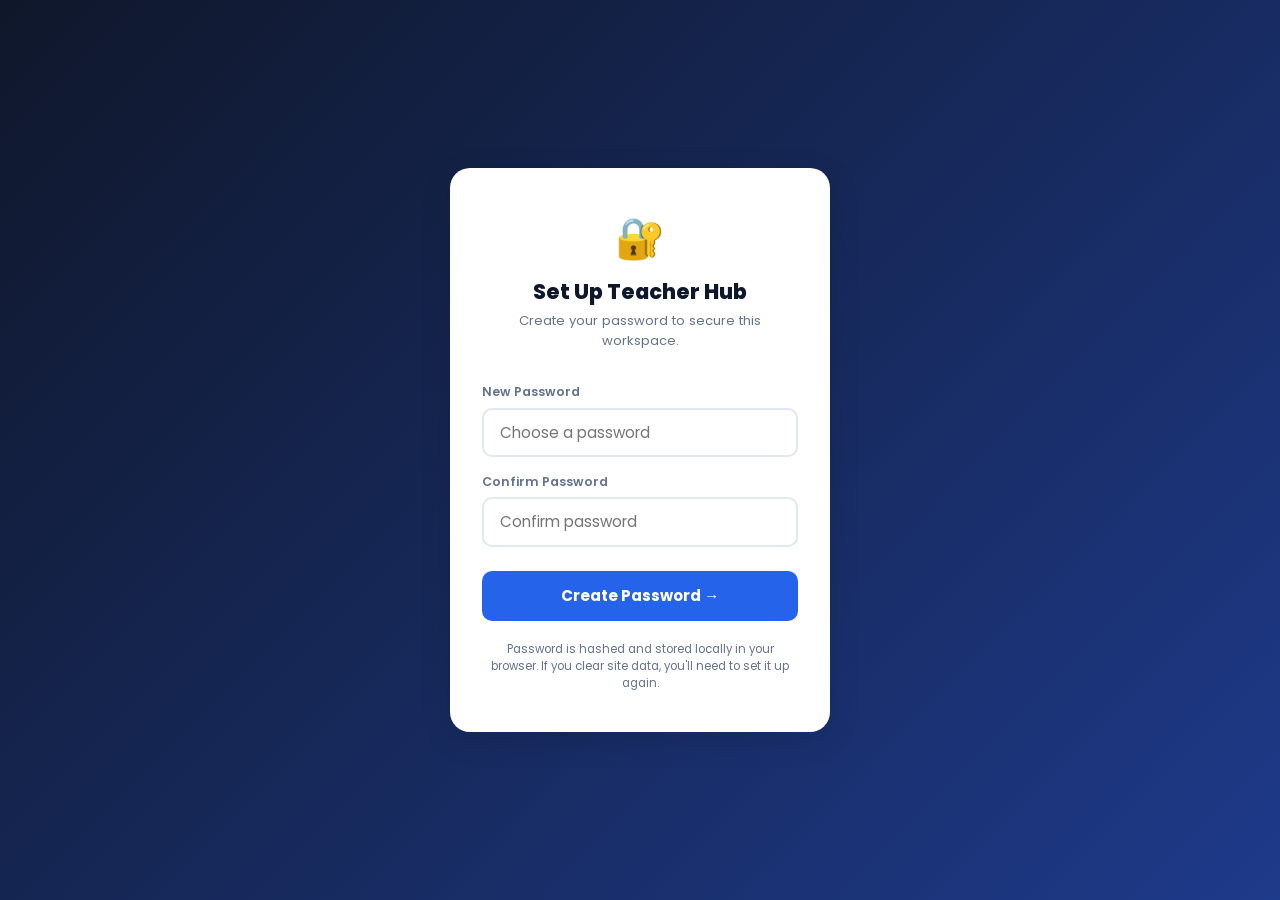
<file: teacher-hub/index.html>
<!DOCTYPE html>
<html lang="en">
<head>
  <meta charset="UTF-8" />
  <meta name="viewport" content="width=device-width, initial-scale=1.0" />
  <title>Teacher Hub — Mr. Eliran</title>
  <link href="https://fonts.googleapis.com/css2?family=Poppins:wght@400;500;600;700;800&family=Noto+Sans+Hebrew:wght@400;600&family=JetBrains+Mono:wght@400;500&display=swap" rel="stylesheet" />
  <style>
    *, *::before, *::after { box-sizing: border-box; margin: 0; padding: 0; }
    :root {
      --sb:      #0F172A;
      --sb-h:    #1E293B;
      --sb-act:  #2563EB;
      --sb-txt:  #94A3B8;
      --sb-txt-a:#F1F5F9;
      --bg:      #F8FAFC;
      --white:   #FFFFFF;
      --border:  #E2E8F0;
      --text:    #0F172A;
      --muted:   #64748B;
      --blue:    #2563EB;
      --blue-lt: #EFF6FF;
      --green:   #16A34A;
      --green-lt:#DCFCE7;
      --red:     #DC2626;
      --red-lt:  #FEE2E2;
      --gold:    #D97706;
      --gold-lt: #FEF3C7;
      --purple:  #7C3AED;
      --purple-lt:#EDE9FE;
      --shadow:  0 2px 10px rgba(0,0,0,0.07);
      --shadow-lg:0 8px 32px rgba(0,0,0,0.12);
    }
    body { font-family:'Poppins',sans-serif; background:var(--bg); color:var(--text); min-height:100vh; }
    [lang="he"],.he { font-family:'Noto Sans Hebrew',sans-serif; direction:rtl; unicode-bidi:embed; }

    /* ════ AUTH SCREENS ════ */
    .auth-wrap {
      min-height:100vh;
      display:flex;
      align-items:center;
      justify-content:center;
      background: linear-gradient(135deg, #0F172A 0%, #1E3A8A 100%);
    }
    .auth-box {
      background:var(--white);
      border-radius:20px;
      padding:2.5rem 2rem;
      width:100%;
      max-width:380px;
      box-shadow:var(--shadow-lg);
      text-align:center;
    }
    .auth-logo { font-size:2.5rem; margin-bottom:0.5rem; }
    .auth-title { font-size:1.3rem; font-weight:800; margin-bottom:0.25rem; }
    .auth-sub { font-size:0.82rem; color:var(--muted); margin-bottom:2rem; }
    .auth-field {
      display:flex;
      flex-direction:column;
      gap:0.4rem;
      margin-bottom:1rem;
      text-align:left;
    }
    .auth-field label { font-size:0.78rem; font-weight:600; color:var(--muted); }
    .auth-input {
      padding:0.7rem 1rem;
      border:2px solid var(--border);
      border-radius:10px;
      font-family:inherit;
      font-size:0.95rem;
      outline:none;
      transition:border-color 0.15s;
    }
    .auth-input:focus { border-color:var(--blue); }
    .auth-btn {
      width:100%;
      padding:0.85rem;
      background:var(--blue);
      color:#fff;
      border:none;
      border-radius:10px;
      font-family:inherit;
      font-size:0.95rem;
      font-weight:700;
      cursor:pointer;
      margin-top:0.5rem;
      transition:background 0.15s;
    }
    .auth-btn:hover { background:#1D4ED8; }
    .auth-err {
      margin-top:0.75rem;
      padding:0.6rem;
      background:var(--red-lt);
      color:var(--red);
      border-radius:8px;
      font-size:0.82rem;
      font-weight:600;
      display:none;
    }
    .auth-note { margin-top:1.25rem; font-size:0.72rem; color:var(--muted); }

    /* ════ APP LAYOUT ════ */
    #app { display:none; height:100vh; overflow:hidden; }
    .app-layout { display:flex; height:100vh; }

    /* ── Sidebar ── */
    .sidebar {
      width:220px;
      background:var(--sb);
      display:flex;
      flex-direction:column;
      flex-shrink:0;
      overflow-y:auto;
    }
    .sb-brand {
      padding:1.25rem 1rem;
      border-bottom:1px solid rgba(255,255,255,0.07);
    }
    .sb-brand-name {
      font-size:0.95rem;
      font-weight:800;
      color:var(--sb-txt-a);
      display:block;
    }
    .sb-brand-sub { font-size:0.68rem; color:var(--sb-txt); }
    .sb-nav { padding:0.75rem 0; flex:1; }
    .sb-section {
      font-size:0.62rem;
      font-weight:700;
      text-transform:uppercase;
      letter-spacing:0.1em;
      color:rgba(148,163,184,0.5);
      padding:0.9rem 1rem 0.4rem;
    }
    .sb-item {
      display:flex;
      align-items:center;
      gap:0.6rem;
      padding:0.6rem 1rem;
      color:var(--sb-txt);
      font-size:0.82rem;
      font-weight:500;
      cursor:pointer;
      border-radius:0;
      transition:all 0.15s;
      border-left:3px solid transparent;
      user-select:none;
    }
    .sb-item:hover { background:var(--sb-h); color:var(--sb-txt-a); }
    .sb-item.active { background:var(--sb-h); color:#fff; border-left-color:var(--sb-act); }
    .sb-item .sb-icon { font-size:1rem; width:20px; text-align:center; flex-shrink:0; }
    .sb-footer {
      padding:1rem;
      border-top:1px solid rgba(255,255,255,0.07);
    }
    .sb-user {
      font-size:0.75rem;
      color:var(--sb-txt);
      display:flex;
      align-items:center;
      justify-content:space-between;
    }
    .sb-lock {
      background:none;
      border:none;
      color:var(--sb-txt);
      cursor:pointer;
      font-size:0.75rem;
      padding:0.25rem 0.5rem;
      border-radius:6px;
    }
    .sb-lock:hover { background:var(--sb-h); color:var(--sb-txt-a); }

    /* ── Main area ── */
    .main-area { flex:1; overflow-y:auto; display:flex; flex-direction:column; }
    .panel { display:none; flex:1; flex-direction:column; }
    .panel.active { display:flex; }
    .panel-header {
      background:var(--white);
      border-bottom:1px solid var(--border);
      padding:1.25rem 1.5rem;
      display:flex;
      align-items:center;
      justify-content:space-between;
      flex-shrink:0;
    }
    .panel-title { font-size:1.1rem; font-weight:800; }
    .panel-sub { font-size:0.78rem; color:var(--muted); margin-top:0.1rem; }
    .panel-body { padding:1.5rem; flex:1; overflow-y:auto; }

    /* ════ STUDENTS PANEL ════ */
    .students-grid { display:grid; grid-template-columns:repeat(auto-fill,minmax(240px,1fr)); gap:1rem; }
    .student-card {
      background:var(--white);
      border-radius:14px;
      border:2px solid var(--border);
      padding:1.25rem;
      cursor:pointer;
      transition:all 0.15s;
    }
    .student-card:hover { border-color:var(--blue); box-shadow:var(--shadow); }
    .student-card.add-new {
      border-style:dashed;
      display:flex;
      align-items:center;
      justify-content:center;
      flex-direction:column;
      gap:0.5rem;
      color:var(--muted);
      min-height:120px;
    }
    .student-card.add-new:hover { color:var(--blue); border-color:var(--blue); }
    .student-avatar {
      width:42px; height:42px;
      border-radius:50%;
      display:flex;
      align-items:center;
      justify-content:center;
      font-size:1.3rem;
      margin-bottom:0.75rem;
    }
    .student-name { font-weight:700; font-size:0.95rem; margin-bottom:0.2rem; }
    .student-meta { font-size:0.72rem; color:var(--muted); }
    .level-pill {
      display:inline-block;
      padding:0.15rem 0.6rem;
      border-radius:999px;
      font-size:0.68rem;
      font-weight:700;
      margin-right:0.3rem;
    }
    .lvl-a1 { background:var(--blue-lt); color:var(--blue); }
    .lvl-a2 { background:var(--purple-lt); color:var(--purple); }
    .lvl-b1 { background:var(--green-lt); color:var(--green); }

    /* Student modal */
    .modal-overlay {
      position:fixed;
      inset:0;
      background:rgba(0,0,0,0.45);
      display:flex;
      align-items:center;
      justify-content:center;
      z-index:200;
      display:none;
    }
    .modal-overlay.open { display:flex; }
    .modal-box {
      background:var(--white);
      border-radius:16px;
      padding:2rem;
      width:100%;
      max-width:440px;
      box-shadow:var(--shadow-lg);
    }
    .modal-title { font-size:1.1rem; font-weight:800; margin-bottom:1.5rem; }
    .form-row { margin-bottom:1rem; }
    .form-label { display:block; font-size:0.75rem; font-weight:600; color:var(--muted); margin-bottom:0.4rem; }
    .form-input, .form-select, .form-textarea {
      width:100%;
      padding:0.65rem 0.85rem;
      border:2px solid var(--border);
      border-radius:10px;
      font-family:inherit;
      font-size:0.88rem;
      outline:none;
      transition:border-color 0.15s;
    }
    .form-input:focus, .form-select:focus, .form-textarea:focus { border-color:var(--blue); }
    .form-textarea { resize:vertical; min-height:80px; }
    .modal-actions { display:flex; gap:0.75rem; justify-content:flex-end; margin-top:1.5rem; }
    .btn-secondary {
      padding:0.65rem 1.25rem;
      background:var(--white);
      color:var(--muted);
      border:2px solid var(--border);
      border-radius:10px;
      font-family:inherit;
      font-size:0.85rem;
      font-weight:600;
      cursor:pointer;
    }
    .btn-primary {
      padding:0.65rem 1.25rem;
      background:var(--blue);
      color:#fff;
      border:none;
      border-radius:10px;
      font-family:inherit;
      font-size:0.85rem;
      font-weight:700;
      cursor:pointer;
    }
    .btn-primary:hover { background:#1D4ED8; }
    .btn-danger {
      padding:0.65rem 1.25rem;
      background:var(--red-lt);
      color:var(--red);
      border:2px solid var(--red);
      border-radius:10px;
      font-family:inherit;
      font-size:0.85rem;
      font-weight:700;
      cursor:pointer;
    }

    /* ════ GENERATE PANEL ════ */
    .gen-layout { display:grid; grid-template-columns:320px 1fr; gap:1.5rem; min-height:100%; }
    .gen-sidebar {
      background:var(--white);
      border-radius:16px;
      border:1px solid var(--border);
      overflow:hidden;
      display:flex;
      flex-direction:column;
      height:fit-content;
      position:sticky;
      top:0;
    }
    .gen-sb-section {
      padding:1rem 1.25rem;
      border-bottom:1px solid var(--border);
      font-size:0.72rem;
      font-weight:700;
      text-transform:uppercase;
      letter-spacing:0.07em;
      color:var(--muted);
    }
    .gen-sb-body { padding:1.25rem; display:flex; flex-direction:column; gap:1rem; }
    .type-tabs { display:grid; grid-template-columns:1fr 1fr; gap:0.5rem; }
    .type-tab {
      padding:0.6rem 0.5rem;
      border:2px solid var(--border);
      border-radius:10px;
      background:var(--white);
      font-family:inherit;
      font-size:0.72rem;
      font-weight:700;
      cursor:pointer;
      text-align:center;
      transition:all 0.15s;
      color:var(--muted);
      line-height:1.4;
    }
    .type-tab:hover { border-color:var(--blue); color:var(--blue); }
    .type-tab.active { border-color:var(--blue); background:var(--blue); color:#fff; }
    .type-tab .tab-icon { font-size:1.2rem; display:block; margin-bottom:0.2rem; }

    .gen-btn {
      width:100%;
      padding:0.9rem;
      background: linear-gradient(135deg, #2563EB, #4F46E5);
      color:#fff;
      border:none;
      border-radius:12px;
      font-family:inherit;
      font-size:0.95rem;
      font-weight:800;
      cursor:pointer;
      transition:all 0.2s;
      display:flex;
      align-items:center;
      justify-content:center;
      gap:0.5rem;
    }
    .gen-btn:hover { transform:translateY(-1px); box-shadow:0 6px 20px rgba(37,99,235,0.4); }
    .gen-btn:disabled { background:#94A3B8; transform:none; box-shadow:none; cursor:not-allowed; }
    .gen-btn .spinner { display:none; width:16px; height:16px; border:2px solid rgba(255,255,255,0.3); border-top-color:#fff; border-radius:50%; animation:spin 0.8s linear infinite; }
    .gen-btn.loading .spinner { display:block; }
    .gen-btn.loading .btn-label { opacity:0.7; }
    @keyframes spin { to { transform:rotate(360deg); } }

    /* Output area */
    .gen-output {
      display:flex;
      flex-direction:column;
      gap:1rem;
    }
    .output-card {
      background:var(--white);
      border-radius:16px;
      border:1px solid var(--border);
      overflow:hidden;
    }
    .output-card-header {
      padding:0.85rem 1.25rem;
      border-bottom:1px solid var(--border);
      display:flex;
      align-items:center;
      justify-content:space-between;
      background:#FAFAFA;
    }
    .output-card-title { font-size:0.78rem; font-weight:700; color:var(--muted); text-transform:uppercase; letter-spacing:0.06em; }
    .output-card-body { padding:1.25rem; }

    /* Streaming text */
    .stream-box {
      font-family:'JetBrains Mono',monospace;
      font-size:0.8rem;
      color:var(--text);
      white-space:pre-wrap;
      min-height:120px;
      line-height:1.7;
    }
    .stream-cursor { display:inline-block; width:8px; height:14px; background:var(--blue); animation:blink 0.8s ease-in-out infinite; vertical-align:text-bottom; margin-left:1px; }
    @keyframes blink { 0%,100%{opacity:1} 50%{opacity:0} }

    /* Parsed output sections */
    .parsed-section { margin-bottom:1.5rem; }
    .parsed-section:last-child { margin-bottom:0; }
    .parsed-label {
      font-size:0.7rem;
      font-weight:800;
      text-transform:uppercase;
      letter-spacing:0.08em;
      color:var(--muted);
      margin-bottom:0.6rem;
      display:flex;
      align-items:center;
      gap:0.4rem;
    }
    .parsed-reading {
      font-size:0.95rem;
      line-height:1.85;
      color:var(--text);
    }
    .parsed-reading .vocab-hl {
      font-weight:700;
      color:var(--blue);
      border-bottom:2px solid var(--blue-lt);
    }
    .parsed-title { font-size:1.4rem; font-weight:800; margin-bottom:0.75rem; }
    .vocab-table { width:100%; border-collapse:collapse; font-size:0.85rem; }
    .vocab-table th {
      text-align:left;
      padding:0.5rem 0.75rem;
      font-size:0.72rem;
      font-weight:700;
      text-transform:uppercase;
      letter-spacing:0.05em;
      color:var(--muted);
      border-bottom:2px solid var(--border);
    }
    .vocab-table td {
      padding:0.6rem 0.75rem;
      border-bottom:1px solid var(--border);
      vertical-align:middle;
    }
    .vocab-table tr:last-child td { border-bottom:none; }
    .vocab-table .he-cell { font-family:'Noto Sans Hebrew',sans-serif; direction:rtl; font-size:0.95rem; }
    .questions-list { list-style:none; }
    .questions-list li {
      padding:0.65rem 0.75rem;
      border-radius:8px;
      font-size:0.88rem;
      display:flex;
      gap:0.75rem;
      margin-bottom:0.5rem;
    }
    .questions-list li:nth-child(odd) { background:#F8FAFC; }
    .q-num { font-weight:800; color:var(--blue); flex-shrink:0; min-width:24px; }
    .bloom-badge {
      font-size:0.62rem;
      font-weight:700;
      padding:0.1rem 0.5rem;
      border-radius:999px;
      margin-left:auto;
      flex-shrink:0;
      align-self:center;
    }
    .bloom-remember   { background:#FEF3C7; color:#92400E; }
    .bloom-understand { background:#EDE9FE; color:#5B21B6; }
    .bloom-apply      { background:#D1FAE5; color:#065F46; }
    .bloom-analyze    { background:#DBEAFE; color:#1E40AF; }
    .bloom-evaluate   { background:#FCE7F3; color:#9D174D; }
    .bloom-create     { background:#FEE2E2; color:#991B1B; }

    /* Push actions bar */
    .push-bar {
      background:var(--white);
      border-radius:16px;
      border:1px solid var(--border);
      padding:1rem 1.25rem;
      display:flex;
      align-items:center;
      justify-content:space-between;
      flex-wrap:wrap;
      gap:0.75rem;
    }
    .push-info { font-size:0.82rem; color:var(--muted); }
    .push-info strong { color:var(--text); }
    .push-actions { display:flex; gap:0.5rem; }
    .push-btn {
      padding:0.55rem 1rem;
      border-radius:8px;
      border:none;
      font-family:inherit;
      font-size:0.8rem;
      font-weight:700;
      cursor:pointer;
      transition:all 0.15s;
    }
    .push-btn.copy { background:var(--border); color:var(--text); }
    .push-btn.copy:hover { background:#CBD5E1; }
    .push-btn.push { background:var(--green); color:#fff; }
    .push-btn.push:hover { background:#15803D; }
    .push-btn.push:disabled { background:var(--muted); cursor:default; }
    .push-status {
      padding:0.5rem 0.75rem;
      border-radius:8px;
      font-size:0.78rem;
      font-weight:600;
      display:none;
    }
    .push-status.ok  { background:var(--green-lt); color:var(--green); }
    .push-status.err { background:var(--red-lt); color:var(--red); }

    /* ════ HISTORY PANEL ════ */
    .history-list { display:flex; flex-direction:column; gap:0.75rem; }
    .history-item {
      background:var(--white);
      border-radius:12px;
      border:1px solid var(--border);
      padding:1rem 1.25rem;
      display:flex;
      align-items:flex-start;
      justify-content:space-between;
      gap:1rem;
    }
    .history-type-badge {
      padding:0.2rem 0.65rem;
      border-radius:999px;
      font-size:0.68rem;
      font-weight:700;
    }
    .htype-reading  { background:var(--blue-lt); color:var(--blue); }
    .htype-vocab    { background:var(--purple-lt); color:var(--purple); }
    .htype-lesson   { background:var(--green-lt); color:var(--green); }
    .htype-questions{ background:var(--gold-lt); color:var(--gold); }
    .history-meta { font-size:0.72rem; color:var(--muted); margin-top:0.3rem; }
    .history-title { font-weight:700; font-size:0.88rem; }
    .btn-tiny {
      padding:0.3rem 0.65rem;
      border-radius:6px;
      border:1.5px solid var(--border);
      background:var(--white);
      font-family:inherit;
      font-size:0.72rem;
      font-weight:600;
      cursor:pointer;
      color:var(--muted);
      white-space:nowrap;
    }
    .btn-tiny:hover { border-color:var(--blue); color:var(--blue); }

    /* ════ SETTINGS PANEL ════ */
    .settings-grid { display:grid; grid-template-columns:repeat(auto-fill,minmax(320px,1fr)); gap:1.25rem; }
    .settings-card {
      background:var(--white);
      border-radius:14px;
      border:1px solid var(--border);
      overflow:hidden;
    }
    .settings-card-header {
      padding:0.9rem 1.25rem;
      border-bottom:1px solid var(--border);
      background:#FAFAFA;
      font-size:0.78rem;
      font-weight:700;
      display:flex;
      align-items:center;
      gap:0.5rem;
    }
    .settings-card-body { padding:1.25rem; display:flex; flex-direction:column; gap:0.85rem; }
    .key-display {
      font-family:'JetBrains Mono',monospace;
      font-size:0.8rem;
      padding:0.5rem 0.75rem;
      background:#F8FAFC;
      border:1px solid var(--border);
      border-radius:8px;
      color:var(--muted);
      letter-spacing:0.05em;
    }

    /* ════ EMPTY STATE ════ */
    .empty-state {
      text-align:center;
      padding:3rem 1rem;
      color:var(--muted);
    }
    .empty-state .empty-icon { font-size:3rem; margin-bottom:1rem; }
    .empty-state h3 { font-size:1rem; font-weight:700; color:var(--text); margin-bottom:0.4rem; }
    .empty-state p { font-size:0.82rem; }

    /* TOAST */
    #toast {
      position:fixed;
      bottom:1.5rem;
      right:1.5rem;
      padding:0.75rem 1.25rem;
      border-radius:10px;
      font-size:0.85rem;
      font-weight:600;
      display:none;
      z-index:999;
      box-shadow:var(--shadow-lg);
    }
    #toast.ok  { background:var(--green); color:#fff; }
    #toast.err { background:var(--red);   color:#fff; }
    #toast.info{ background:var(--sb);    color:#fff; }

    /* RESPONSIVE */
    @media (max-width:780px) {
      .sidebar { width:56px; }
      .sb-brand-name, .sb-brand-sub, .sb-section, .sb-item span, .sb-user span, .sb-lock { display:none; }
      .sb-item { justify-content:center; padding:0.7rem; }
      .gen-layout { grid-template-columns:1fr; }
      .gen-sidebar { position:static; }
    }
  </style>
</head>
<body>

<!-- ═══════════════ AUTH SCREENS ═══════════════ -->
<div class="auth-wrap" id="auth-screen">
  <!-- Setup (first time) -->
  <div class="auth-box" id="auth-setup" style="display:none">
    <div class="auth-logo">🔐</div>
    <div class="auth-title">Set Up Teacher Hub</div>
    <div class="auth-sub">Create your password to secure this workspace.</div>
    <div class="auth-field">
      <label>New Password</label>
      <input class="auth-input" type="password" id="setup-pw1" placeholder="Choose a password" />
    </div>
    <div class="auth-field">
      <label>Confirm Password</label>
      <input class="auth-input" type="password" id="setup-pw2" placeholder="Confirm password" />
    </div>
    <button class="auth-btn" onclick="setupPassword()">Create Password →</button>
    <div class="auth-err" id="setup-err"></div>
    <div class="auth-note">Password is hashed and stored locally in your browser. If you clear site data, you'll need to set it up again.</div>
  </div>

  <!-- Login -->
  <div class="auth-box" id="auth-login" style="display:none">
    <div class="auth-logo">🏫</div>
    <div class="auth-title">Teacher Hub</div>
    <div class="auth-sub">Mr. Eliran's Lesson Workspace</div>
    <div class="auth-field">
      <label>Password</label>
      <input class="auth-input" type="password" id="login-pw" placeholder="Enter your password" onkeydown="if(event.key==='Enter')doLogin()" />
    </div>
    <button class="auth-btn" onclick="doLogin()">Enter Workspace →</button>
    <div class="auth-err" id="login-err"></div>
  </div>
</div>

<!-- ═══════════════ APP ═══════════════ -->
<div id="app">
  <div class="app-layout">

    <!-- SIDEBAR -->
    <aside class="sidebar">
      <div class="sb-brand">
        <span class="sb-brand-name">🏫 Teacher Hub</span>
        <span class="sb-brand-sub">Mr. Eliran</span>
      </div>
      <nav class="sb-nav">
        <div class="sb-section">Content</div>
        <div class="sb-item active" onclick="showPanel('generate')" id="nav-generate">
          <span class="sb-icon">✏️</span><span>Lesson Generator</span>
        </div>
        <div class="sb-item" onclick="showPanel('history')" id="nav-history">
          <span class="sb-icon">📁</span><span>History</span>
        </div>
        <div class="sb-section">Management</div>
        <div class="sb-item" onclick="showPanel('students')" id="nav-students">
          <span class="sb-icon">👥</span><span>Students</span>
        </div>
        <div class="sb-section">System</div>
        <div class="sb-item" onclick="showPanel('settings')" id="nav-settings">
          <span class="sb-icon">⚙️</span><span>Settings</span>
        </div>
      </nav>
      <div class="sb-footer">
        <div class="sb-user">
          <span>Logged in</span>
          <button class="sb-lock" onclick="doLogout()">🔒 Lock</button>
        </div>
      </div>
    </aside>

    <!-- MAIN AREA -->
    <div class="main-area">

      <!-- ──── GENERATE PANEL ──── -->
      <div class="panel active" id="panel-generate">
        <div class="panel-header">
          <div>
            <div class="panel-title">Lesson Generator</div>
            <div class="panel-sub">Generate reading texts, vocabulary lists, and full lesson packages using AI</div>
          </div>
        </div>
        <div class="panel-body">
          <div class="gen-layout">

            <!-- Controls sidebar -->
            <div class="gen-sidebar">
              <div class="gen-sb-section">Content Type</div>
              <div class="gen-sb-body">
                <div class="type-tabs">
                  <button class="type-tab active" onclick="setGenType('reading')" id="gtype-reading">
                    <span class="tab-icon">📄</span>Reading Passage
                  </button>
                  <button class="type-tab" onclick="setGenType('vocab')" id="gtype-vocab">
                    <span class="tab-icon">📚</span>Vocabulary List
                  </button>
                  <button class="type-tab" onclick="setGenType('lesson')" id="gtype-lesson">
                    <span class="tab-icon">📦</span>Full Lesson
                  </button>
                  <button class="type-tab" onclick="setGenType('questions')" id="gtype-questions">
                    <span class="tab-icon">❓</span>Questions
                  </button>
                </div>
              </div>

              <div class="gen-sb-section">Student (Optional)</div>
              <div class="gen-sb-body">
                <select class="form-select" id="gen-student">
                  <option value="">— Quick generate (no profile) —</option>
                </select>
              </div>

              <div class="gen-sb-section">Options</div>
              <div class="gen-sb-body" id="gen-options-area">
                <!-- Dynamically filled per type -->
              </div>

              <div style="padding:1.25rem; border-top:1px solid var(--border);">
                <button class="gen-btn" id="gen-btn" onclick="generate()">
                  <div class="spinner"></div>
                  <span class="btn-label">✨ Generate</span>
                </button>
              </div>
            </div>

            <!-- Output area -->
            <div class="gen-output" id="gen-output">
              <div class="empty-state" style="background:var(--white);border-radius:16px;border:1px solid var(--border);">
                <div class="empty-icon">✨</div>
                <h3>Ready to generate</h3>
                <p>Choose a content type, fill in the options, and click Generate.</p>
              </div>
            </div>

          </div>
        </div>
      </div>

      <!-- ──── STUDENTS PANEL ──── -->
      <div class="panel" id="panel-students">
        <div class="panel-header">
          <div>
            <div class="panel-title">Students</div>
            <div class="panel-sub">Manage student profiles — level, notes, and focus areas</div>
          </div>
          <button class="btn-primary" onclick="openStudentModal(null)">+ Add Student</button>
        </div>
        <div class="panel-body">
          <div class="students-grid" id="students-grid">
            <!-- dynamically filled -->
          </div>
        </div>
      </div>

      <!-- ──── HISTORY PANEL ──── -->
      <div class="panel" id="panel-history">
        <div class="panel-header">
          <div>
            <div class="panel-title">Generation History</div>
            <div class="panel-sub">All previously generated content — click to reload</div>
          </div>
          <button class="btn-secondary" onclick="clearHistory()" style="font-size:0.78rem;">Clear All</button>
        </div>
        <div class="panel-body">
          <div class="history-list" id="history-list"></div>
        </div>
      </div>

      <!-- ──── SETTINGS PANEL ──── -->
      <div class="panel" id="panel-settings">
        <div class="panel-header">
          <div>
            <div class="panel-title">Settings</div>
            <div class="panel-sub">API keys, GitHub token, and password management</div>
          </div>
        </div>
        <div class="panel-body">
          <div class="settings-grid">

            <div class="settings-card">
              <div class="settings-card-header">🤖 Anthropic API Key</div>
              <div class="settings-card-body">
                <p style="font-size:0.78rem;color:var(--muted)">Required for content generation. Get yours at console.anthropic.com. Stored locally — never sent anywhere except Anthropic's API.</p>
                <div class="form-row">
                  <label class="form-label">API Key</label>
                  <input class="form-input" type="password" id="set-api-key" placeholder="sk-ant-..." />
                </div>
                <div id="api-key-status" class="key-display">Not configured</div>
                <button class="btn-primary" onclick="saveApiKey()">Save Key</button>
              </div>
            </div>

            <div class="settings-card">
              <div class="settings-card-header">🐙 GitHub Token</div>
              <div class="settings-card-body">
                <p style="font-size:0.78rem;color:var(--muted)">Required to push content to your site. Create a <strong>Classic</strong> token with <strong>repo</strong> scope at github.com → Settings → Developer settings → Personal access tokens. <strong>Remember to revoke after session.</strong></p>
                <div class="form-row">
                  <label class="form-label">Personal Access Token</label>
                  <input class="form-input" type="password" id="set-gh-token" placeholder="ghp_..." />
                </div>
                <div id="gh-token-status" class="key-display">Not configured</div>
                <button class="btn-primary" onclick="saveGhToken()">Save Token</button>
              </div>
            </div>

            <div class="settings-card">
              <div class="settings-card-header">🔐 Change Password</div>
              <div class="settings-card-body">
                <div class="form-row">
                  <label class="form-label">New Password</label>
                  <input class="form-input" type="password" id="chpw-new" placeholder="New password" />
                </div>
                <div class="form-row">
                  <label class="form-label">Confirm</label>
                  <input class="form-input" type="password" id="chpw-confirm" placeholder="Confirm" />
                </div>
                <button class="btn-primary" onclick="changePassword()">Update Password</button>
              </div>
            </div>

            <div class="settings-card">
              <div class="settings-card-header">🌐 Site Configuration</div>
              <div class="settings-card-body">
                <p style="font-size:0.78rem;color:var(--muted);margin-bottom:0.5rem;">GitHub repository where content gets published.</p>
                <div class="key-display">Nameless121/Nameless121.github.io</div>
                <p style="font-size:0.72rem;color:var(--muted);margin-top:0.5rem;">Live site: https://nameless121.github.io</p>
              </div>
            </div>

          </div>
        </div>
      </div>

    </div><!-- /main-area -->
  </div><!-- /app-layout -->
</div><!-- /app -->

<!-- Student modal -->
<div class="modal-overlay" id="student-modal">
  <div class="modal-box">
    <div class="modal-title" id="student-modal-title">Add Student</div>
    <input type="hidden" id="student-edit-id" value="" />
    <div class="form-row">
      <label class="form-label">Full Name</label>
      <input class="form-input" id="s-name" placeholder="e.g. Yael Cohen" />
    </div>
    <div style="display:grid;grid-template-columns:1fr 1fr;gap:0.75rem;">
      <div class="form-row">
        <label class="form-label">English Level</label>
        <select class="form-select" id="s-level">
          <option value="A1">A1 – Beginner</option>
          <option value="A2">A2 – Elementary</option>
          <option value="B1">B1 – Intermediate</option>
        </select>
      </div>
      <div class="form-row">
        <label class="form-label">Age</label>
        <input class="form-input" id="s-age" type="number" min="5" max="20" placeholder="e.g. 12" />
      </div>
    </div>
    <div class="form-row">
      <label class="form-label">Topics of Interest</label>
      <input class="form-input" id="s-interests" placeholder="e.g. sports, animals, history" />
    </div>
    <div class="form-row">
      <label class="form-label">Strengths</label>
      <input class="form-input" id="s-strengths" placeholder="e.g. good vocabulary, reads well" />
    </div>
    <div class="form-row">
      <label class="form-label">Areas to Improve</label>
      <input class="form-input" id="s-weaknesses" placeholder="e.g. grammar, writing, listening" />
    </div>
    <div class="form-row">
      <label class="form-label">Additional Notes</label>
      <textarea class="form-textarea" id="s-notes" placeholder="Any other notes about this student..."></textarea>
    </div>
    <div class="modal-actions">
      <button class="btn-secondary" onclick="closeStudentModal()">Cancel</button>
      <button class="btn-danger" id="student-delete-btn" onclick="deleteStudent()" style="display:none">Delete</button>
      <button class="btn-primary" onclick="saveStudent()">Save</button>
    </div>
  </div>
</div>

<!-- Toast -->
<div id="toast"></div>

<script>
/* ══════════════════════════════════════════════
   CONFIG
══════════════════════════════════════════════ */
const REPO    = 'Nameless121/Nameless121.github.io';
const GH_API  = `https://api.github.com/repos/${REPO}/contents`;
const ANT_API = 'https://api.anthropic.com/v1/messages';
const MODEL   = 'claude-sonnet-4-6';

const SK = {
  pwHash:   'th-pw-hash',
  apiKey:   'th-api-key',
  ghToken:  'th-gh-token',
  students: 'th-students',
  history:  'th-history',
};

/* ══════════════════════════════════════════════
   AUTH
══════════════════════════════════════════════ */
async function sha256(str) {
  const buf  = await crypto.subtle.digest('SHA-256', new TextEncoder().encode(str));
  return Array.from(new Uint8Array(buf)).map(b=>b.toString(16).padStart(2,'0')).join('');
}

async function setupPassword() {
  const p1 = document.getElementById('setup-pw1').value.trim();
  const p2 = document.getElementById('setup-pw2').value.trim();
  const err = document.getElementById('setup-err');
  if (!p1) { showErr(err, 'Password cannot be empty.'); return; }
  if (p1 !== p2) { showErr(err, 'Passwords do not match.'); return; }
  if (p1.length < 6) { showErr(err, 'Minimum 6 characters.'); return; }
  localStorage.setItem(SK.pwHash, await sha256(p1));
  launchApp();
}

async function doLogin() {
  const pw  = document.getElementById('login-pw').value;
  const err = document.getElementById('login-err');
  const h   = await sha256(pw);
  if (h !== localStorage.getItem(SK.pwHash)) { showErr(err, 'Incorrect password.'); return; }
  sessionStorage.setItem('th-authed', '1');
  launchApp();
}

function doLogout() {
  sessionStorage.removeItem('th-authed');
  document.getElementById('app').style.display = 'none';
  document.getElementById('auth-screen').style.display = 'flex';
  document.getElementById('login-pw').value = '';
  document.getElementById('auth-setup').style.display = 'none';
  document.getElementById('auth-login').style.display = 'block';
}

function showErr(el, msg) {
  el.textContent = msg;
  el.style.display = 'block';
  setTimeout(() => el.style.display = 'none', 4000);
}

function launchApp() {
  sessionStorage.setItem('th-authed', '1');
  document.getElementById('auth-screen').style.display = 'none';
  document.getElementById('app').style.display = 'block';
  appInit();
}

function bootAuth() {
  const hash = localStorage.getItem(SK.pwHash);
  if (sessionStorage.getItem('th-authed') === '1' && hash) {
    document.getElementById('auth-screen').style.display = 'none';
    document.getElementById('app').style.display = 'block';
    appInit();
  } else if (!hash) {
    document.getElementById('auth-setup').style.display = 'block';
  } else {
    document.getElementById('auth-login').style.display = 'block';
  }
}

/* ══════════════════════════════════════════════
   APP INIT
══════════════════════════════════════════════ */
function appInit() {
  renderStudentsGrid();
  renderStudentDropdown();
  renderHistory();
  updateSettingsDisplay();
  setGenType('reading');
  showPanel('generate');
}

function showPanel(name) {
  document.querySelectorAll('.panel').forEach(p => p.classList.remove('active'));
  document.querySelectorAll('.sb-item').forEach(i => i.classList.remove('active'));
  document.getElementById('panel-' + name).classList.add('active');
  document.getElementById('nav-' + name).classList.add('active');
}

function toast(msg, type='ok', duration=3000) {
  const t = document.getElementById('toast');
  t.textContent = msg;
  t.className   = type;
  t.style.display = 'block';
  setTimeout(() => t.style.display = 'none', duration);
}

/* ══════════════════════════════════════════════
   STUDENTS
══════════════════════════════════════════════ */
function getStudents() {
  try { return JSON.parse(localStorage.getItem(SK.students) || '[]'); } catch { return []; }
}
function saveStudents(arr) { localStorage.setItem(SK.students, JSON.stringify(arr)); }

const AVATARS = ['🧒','👦','👧','🧑','👩','👨','🎓'];
const BG_COLORS = ['#EFF6FF','#EDE9FE','#DCFCE7','#FEF3C7','#CFFAFE','#FCE7F3'];

function renderStudentsGrid() {
  const students = getStudents();
  const grid = document.getElementById('students-grid');
  grid.innerHTML = '';
  students.forEach((s, i) => {
    const div = document.createElement('div');
    div.className = 'student-card';
    div.onclick = () => openStudentModal(i);
    div.innerHTML = `
      <div class="student-avatar" style="background:${BG_COLORS[i % BG_COLORS.length]}">${AVATARS[i % AVATARS.length]}</div>
      <div class="student-name">${s.name}</div>
      <div class="student-meta">
        <span class="level-pill lvl-${s.level.toLowerCase()}">${s.level}</span>
        ${s.age ? `Age ${s.age}` : ''}
        ${s.interests ? `· ${s.interests.split(',')[0].trim()}` : ''}
      </div>
    `;
    grid.appendChild(div);
  });
  const add = document.createElement('div');
  add.className = 'student-card add-new';
  add.onclick = () => openStudentModal(null);
  add.innerHTML = '<span style="font-size:1.5rem">+</span><span style="font-size:0.8rem;font-weight:600">Add Student</span>';
  grid.appendChild(add);
}

function renderStudentDropdown() {
  const students = getStudents();
  const sel = document.getElementById('gen-student');
  const cur = sel.value;
  sel.innerHTML = '<option value="">— Quick generate (no student profile) —</option>';
  students.forEach((s, i) => {
    const opt = document.createElement('option');
    opt.value = i;
    opt.textContent = `${s.name} (${s.level})`;
    sel.appendChild(opt);
  });
  sel.value = cur;
}

function openStudentModal(idx) {
  const modal = document.getElementById('student-modal');
  const isNew = idx === null;
  document.getElementById('student-modal-title').textContent = isNew ? 'Add Student' : 'Edit Student';
  document.getElementById('student-edit-id').value = isNew ? '' : idx;
  document.getElementById('student-delete-btn').style.display = isNew ? 'none' : 'block';
  const s = isNew ? {} : getStudents()[idx];
  document.getElementById('s-name').value       = s.name || '';
  document.getElementById('s-level').value      = s.level || 'A1';
  document.getElementById('s-age').value        = s.age || '';
  document.getElementById('s-interests').value  = s.interests || '';
  document.getElementById('s-strengths').value  = s.strengths || '';
  document.getElementById('s-weaknesses').value = s.weaknesses || '';
  document.getElementById('s-notes').value      = s.notes || '';
  modal.classList.add('open');
}
function closeStudentModal() { document.getElementById('student-modal').classList.remove('open'); }

function saveStudent() {
  const name = document.getElementById('s-name').value.trim();
  if (!name) { toast('Name is required', 'err'); return; }
  const s = {
    name, level: document.getElementById('s-level').value,
    age:        document.getElementById('s-age').value,
    interests:  document.getElementById('s-interests').value.trim(),
    strengths:  document.getElementById('s-strengths').value.trim(),
    weaknesses: document.getElementById('s-weaknesses').value.trim(),
    notes:      document.getElementById('s-notes').value.trim(),
  };
  const students = getStudents();
  const idxStr   = document.getElementById('student-edit-id').value;
  if (idxStr === '') students.push(s); else students[parseInt(idxStr)] = s;
  saveStudents(students);
  closeStudentModal();
  renderStudentsGrid();
  renderStudentDropdown();
  toast('Student saved ✓');
}

function deleteStudent() {
  const idx      = parseInt(document.getElementById('student-edit-id').value);
  const students = getStudents();
  students.splice(idx, 1);
  saveStudents(students);
  closeStudentModal();
  renderStudentsGrid();
  renderStudentDropdown();
  toast('Student removed', 'info');
}

/* ══════════════════════════════════════════════
   GENERATOR — Options UI
══════════════════════════════════════════════ */
let G = { type: 'reading', parsed: null, raw: '' };

function setGenType(type) {
  G.type = type;
  document.querySelectorAll('.type-tab').forEach(b => b.classList.remove('active'));
  document.getElementById('gtype-' + type).classList.add('active');
  renderGenOptions();
}

function renderGenOptions() {
  const area = document.getElementById('gen-options-area');
  const tmpl = {
    reading: `
      <div class="form-row">
        <label class="form-label">Topic / Theme</label>
        <input class="form-input" id="opt-topic" placeholder="e.g. animals, family, school, Israel" />
      </div>
      <div class="form-row">
        <label class="form-label">Level</label>
        <select class="form-select" id="opt-level">
          <option value="A1">A1 – Very basic</option>
          <option value="A2">A2 – Elementary</option>
          <option value="B1">B1 – Intermediate</option>
        </select>
      </div>
      <div class="form-row">
        <label class="form-label">Length</label>
        <select class="form-select" id="opt-length">
          <option value="short">Short (~80 words)</option>
          <option value="medium" selected>Medium (~180 words)</option>
          <option value="long">Long (~300 words)</option>
        </select>
      </div>
      <div class="form-row">
        <label class="form-label">Vocabulary to include (optional)</label>
        <input class="form-input" id="opt-vocab" placeholder="e.g. brave, journey, hope, trust" />
      </div>`,
    vocab: `
      <div class="form-row">
        <label class="form-label">Theme / Topic</label>
        <input class="form-input" id="opt-topic" placeholder="e.g. emotions, movement, nature" />
      </div>
      <div class="form-row">
        <label class="form-label">Level</label>
        <select class="form-select" id="opt-level">
          <option value="A1">A1 – Very basic</option>
          <option value="A2">A2 – Elementary</option>
          <option value="B1">B1 – Intermediate</option>
        </select>
      </div>
      <div class="form-row">
        <label class="form-label">Number of Words</label>
        <select class="form-select" id="opt-count">
          <option value="8">8 words</option>
          <option value="12" selected>12 words</option>
          <option value="16">16 words</option>
          <option value="20">20 words</option>
        </select>
      </div>
      <div class="form-row">
        <label class="form-label">Words to avoid (known vocab, optional)</label>
        <input class="form-input" id="opt-avoid" placeholder="e.g. happy, sad, big, small" />
      </div>`,
    lesson: `
      <div class="form-row">
        <label class="form-label">Lesson Topic</label>
        <input class="form-input" id="opt-topic" placeholder="e.g. The story of Joseph, animals at the farm" />
      </div>
      <div class="form-row">
        <label class="form-label">Level</label>
        <select class="form-select" id="opt-level">
          <option value="A1">A1 – Very basic</option>
          <option value="A2">A2 – Elementary</option>
          <option value="B1">B1 – Intermediate</option>
        </select>
      </div>
      <div class="form-row">
        <label class="form-label">Reading Length</label>
        <select class="form-select" id="opt-length">
          <option value="short">Short (~100 words)</option>
          <option value="medium" selected>Medium (~200 words)</option>
          <option value="long">Long (~300 words)</option>
        </select>
      </div>
      <div class="form-row">
        <label class="form-label">Special Focus</label>
        <input class="form-input" id="opt-focus" placeholder="e.g. past tense, adjectives, comparatives" />
      </div>`,
    questions: `
      <div class="form-row">
        <label class="form-label">Paste Reading Text</label>
        <textarea class="form-textarea" id="opt-text" rows="6" placeholder="Paste the text you want questions about..."></textarea>
      </div>
      <div class="form-row">
        <label class="form-label">Level</label>
        <select class="form-select" id="opt-level">
          <option value="A1">A1 – Very basic</option>
          <option value="A2">A2 – Elementary</option>
          <option value="B1">B1 – Intermediate</option>
        </select>
      </div>
      <div class="form-row">
        <label class="form-label">Number of Questions</label>
        <select class="form-select" id="opt-qcount">
          <option value="3">3 questions</option>
          <option value="5" selected>5 questions</option>
          <option value="7">7 questions</option>
          <option value="10">10 questions</option>
        </select>
      </div>
      <div class="form-row">
        <label class="form-label">Bloom's Range</label>
        <select class="form-select" id="opt-bloom">
          <option value="basic">Basic (remember + understand)</option>
          <option value="mixed" selected>Mixed (remember → analyze)</option>
          <option value="deep">Deep (apply → evaluate → create)</option>
        </select>
      </div>`
  };
  area.innerHTML = tmpl[G.type] || '';
  // Auto-fill level from selected student
  prefillFromStudent();
}

function prefillFromStudent() {
  const idx  = document.getElementById('gen-student').value;
  if (!idx) return;
  const s = getStudents()[parseInt(idx)];
  if (!s) return;
  const lvlSel = document.getElementById('opt-level');
  if (lvlSel) lvlSel.value = s.level;
  const topicEl = document.getElementById('opt-topic');
  if (topicEl && !topicEl.value && s.interests)
    topicEl.placeholder = `Try: ${s.interests.split(',')[0].trim()}`;
}

document.addEventListener('DOMContentLoaded', () => {
  document.getElementById('gen-student').addEventListener('change', prefillFromStudent);
});

/* ══════════════════════════════════════════════
   GENERATOR — Prompts
══════════════════════════════════════════════ */
const SYSTEM_PROMPT = `You are an expert ESL curriculum designer for Israeli students learning English as a second language. You create pedagogically-sound, engaging lesson materials aligned with the CEFR framework.

Your materials follow the Mind pedagogical approach:
- Retrieval practice and spaced repetition principles
- Bloom's Taxonomy alignment (from Remember through Create)
- Hebrew-speaker awareness (common interference patterns, cognates, false friends)
- Clear, precise language matched to the level
- Culturally relevant content that resonates with Israeli students
- Vocabulary in context (form-meaning-use framework)

A1 level: Very simple sentences, high-frequency words, present tense focus, 1-2 syllable words preferred.
A2 level: Short paragraphs, familiar topics, some past tense, vocabulary expanding to less common but useful words.
B1 level: Longer passages, range of tenses, idiomatic expressions, vocabulary building for academic/real-world use.

Always output EXACTLY in the format requested. Do not add commentary before or after the format markers.`;

function buildPrompt() {
  const type    = G.type;
  const level   = document.getElementById('opt-level')?.value || 'A1';
  const topic   = document.getElementById('opt-topic')?.value?.trim() || 'everyday life';
  const idx     = document.getElementById('gen-student').value;
  const student = idx !== '' ? getStudents()[parseInt(idx)] : null;

  const lenMap  = { short: '80-100', medium: '170-200', long: '280-320' };
  const length  = document.getElementById('opt-length')?.value || 'medium';
  const wordTarget = lenMap[length] || '170-200';

  let studentCtx = '';
  if (student) {
    studentCtx = `
Student Profile:
- Name: ${student.name}
- Age: ${student.age || 'unknown'}
- Level: ${student.level}
- Interests: ${student.interests || 'general'}
- Strengths: ${student.strengths || 'general'}
- Areas to improve: ${student.weaknesses || 'general'}
- Notes: ${student.notes || 'none'}`;
  }

  if (type === 'reading') {
    const vocab = document.getElementById('opt-vocab')?.value?.trim() || '';
    return `Generate a ${level} English reading passage for an Israeli student.
${studentCtx}
Topic: ${topic}
Target length: ${wordTarget} words
${vocab ? `Vocabulary to incorporate: ${vocab}` : ''}

Requirements:
- Strictly controlled vocabulary for ${level}
- Bold key vocabulary words using **word** format
- Engaging, relevant content for Hebrew-speaking student
- Natural, clear language

Output EXACTLY in this format (include the === markers):
===TITLE===
[lesson title here]
===TEXT===
[reading passage with **bold** key vocabulary]
===VOCAB===
english | hebrew | example sentence
[one per line for each bolded word, 5-8 words]
===END===`;
  }

  if (type === 'vocab') {
    const count = document.getElementById('opt-count')?.value || '12';
    const avoid = document.getElementById('opt-avoid')?.value?.trim() || '';
    return `Generate a ${level} English vocabulary list for an Israeli student.
${studentCtx}
Theme: ${topic}
Number of words: ${count}
${avoid ? `Do NOT include these already-known words: ${avoid}` : ''}

Requirements:
- High-frequency, useful words for the level and theme
- Accurate Hebrew translations
- Example sentences at the ${level} level
- Order from simplest to most complex

Output EXACTLY in this format (include the === markers):
===VOCAB===
english | hebrew | example sentence | category
[one per line, ${count} words total]
===END===`;
  }

  if (type === 'lesson') {
    const focus   = document.getElementById('opt-focus')?.value?.trim() || '';
    return `Generate a complete ${level} English lesson package for an Israeli student.
${studentCtx}
Topic: ${topic}
Reading length: ${wordTarget} words
${focus ? `Grammar/language focus: ${focus}` : ''}

Create a full, self-contained lesson with:
1. An engaging reading passage with bold key vocabulary
2. A vocabulary spotlight (8-10 key words from the text)
3. Comprehension questions at varying Bloom's levels
4. A short writing prompt

Output EXACTLY in this format (include all === markers):
===TITLE===
[lesson title]
===TEXT===
[reading passage with **bold** key vocabulary, ${wordTarget} words]
===VOCAB===
english | hebrew | example sentence
[8-10 key words from the text]
===QUESTIONS===
[REMEMBER] [question here]
[UNDERSTAND] [question here]
[APPLY] [question here]
[ANALYZE] [question here]
[EVALUATE] [question here]
===WRITING===
[one engaging writing prompt for the student, 1-3 sentences]
===END===`;
  }

  if (type === 'questions') {
    const text   = document.getElementById('opt-text')?.value?.trim() || '';
    const qcount = document.getElementById('opt-qcount')?.value || '5';
    const bloom  = document.getElementById('opt-bloom')?.value || 'mixed';
    const bloomMap = {
      basic:  'Use only REMEMBER and UNDERSTAND level questions.',
      mixed:  'Mix REMEMBER, UNDERSTAND, APPLY, and ANALYZE level questions.',
      deep:   'Focus on APPLY, ANALYZE, EVALUATE, and CREATE level questions.',
    };
    return `Generate ${qcount} comprehension questions for this ${level} English reading text.
${studentCtx}
Text:
---
${text || '[No text provided — generate questions for a general passage on the topic of ' + topic + ']'}
---
${bloomMap[bloom]}

Requirements:
- Questions appropriate for ${level} student
- Use simple, clear English in the questions
- Progress from lower to higher order thinking

Output EXACTLY in this format:
===QUESTIONS===
[BLOOM_LEVEL] [question text]
[one per line, ${qcount} questions]
===END===`;
  }

  return '';
}

/* ══════════════════════════════════════════════
   GENERATOR — API Call + Streaming
══════════════════════════════════════════════ */
async function generate() {
  const apiKey = localStorage.getItem(SK.apiKey);
  if (!apiKey) {
    toast('No API key — go to Settings to add your Anthropic key', 'err', 4000);
    return;
  }

  const prompt = buildPrompt();
  if (!prompt) { toast('Please fill in the required fields', 'err'); return; }

  const btn = document.getElementById('gen-btn');
  btn.classList.add('loading');
  btn.disabled = true;
  G.raw    = '';
  G.parsed = null;

  // Show streaming output area
  const out = document.getElementById('gen-output');
  out.innerHTML = `
    <div class="output-card">
      <div class="output-card-header">
        <span class="output-card-title">🤖 Generating...</span>
        <span style="font-size:0.72rem;color:var(--muted)">Streaming from Claude</span>
      </div>
      <div class="output-card-body">
        <div class="stream-box" id="stream-box"></div>
      </div>
    </div>`;
  const box = document.getElementById('stream-box');

  try {
    const res = await fetch(ANT_API, {
      method: 'POST',
      headers: {
        'x-api-key': apiKey,
        'anthropic-version': '2023-06-01',
        'content-type': 'application/json',
        'anthropic-dangerous-direct-browser-access': 'true',
      },
      body: JSON.stringify({
        model: MODEL,
        max_tokens: 2500,
        stream: true,
        system: SYSTEM_PROMPT,
        messages: [{ role: 'user', content: prompt }]
      })
    });

    if (!res.ok) {
      const err = await res.json().catch(() => ({}));
      throw new Error(err.error?.message || `API error ${res.status}`);
    }

    const reader  = res.body.getReader();
    const decoder = new TextDecoder();
    let buf = '';

    while (true) {
      const { done, value } = await reader.read();
      if (done) break;
      buf += decoder.decode(value, { stream: true });
      const lines = buf.split('\n');
      buf = lines.pop();
      for (const line of lines) {
        if (!line.startsWith('data: ')) continue;
        const data = line.slice(6).trim();
        if (data === '[DONE]') continue;
        try {
          const ev = JSON.parse(data);
          if (ev.type === 'content_block_delta' && ev.delta?.type === 'text_delta') {
            G.raw += ev.delta.text;
            box.textContent = G.raw;
            box.scrollIntoView({ block: 'end', behavior: 'smooth' });
          }
        } catch {}
      }
    }

    // Done — parse and render
    G.parsed = parseOutput(G.type, G.raw);
    renderParsedOutput();
    saveToHistory();

  } catch (err) {
    out.innerHTML = `
      <div class="output-card">
        <div class="output-card-body">
          <div style="color:var(--red);font-weight:600;padding:1rem;">
            ⚠️ Generation failed: ${err.message}
          </div>
        </div>
      </div>`;
  } finally {
    btn.classList.remove('loading');
    btn.disabled = false;
  }
}

/* ══════════════════════════════════════════════
   GENERATOR — Parsing
══════════════════════════════════════════════ */
function extractSection(raw, tag) {
  const re = new RegExp(`===\\s*${tag}\\s*===([\\s\\S]*?)(?====|$)`, 'i');
  const m  = raw.match(re);
  return m ? m[1].trim() : '';
}

function parseOutput(type, raw) {
  const p = {};
  p.title     = extractSection(raw, 'TITLE');
  p.text      = extractSection(raw, 'TEXT');
  p.vocabRaw  = extractSection(raw, 'VOCAB');
  p.qRaw      = extractSection(raw, 'QUESTIONS');
  p.writing   = extractSection(raw, 'WRITING');

  // Parse vocab table
  p.vocab = p.vocabRaw.split('\n').filter(l => l.includes('|')).map(l => {
    const [en, he, ex, cat] = l.split('|').map(s => s.trim());
    return { en, he, ex, cat };
  }).filter(r => r.en && r.he);

  // Parse questions
  const bloomLevels = ['REMEMBER','UNDERSTAND','APPLY','ANALYZE','EVALUATE','CREATE'];
  p.questions = p.qRaw.split('\n').filter(l => l.trim()).map(l => {
    const bl = bloomLevels.find(b => l.toUpperCase().startsWith('[' + b));
    const text = l.replace(/^\[[\w]+\]\s*/i, '').trim();
    return { bloom: bl || 'UNDERSTAND', text };
  }).filter(q => q.text);

  return p;
}

function renderParsedOutput() {
  const p    = G.parsed;
  const type = G.type;
  const idx  = document.getElementById('gen-student').value;
  const sName = idx !== '' ? (getStudents()[parseInt(idx)]?.name || '') : '';
  const level = document.getElementById('opt-level')?.value || 'A1';

  let html = '';

  if (p.title) {
    html += `<div class="output-card">
      <div class="output-card-header"><span class="output-card-title">📄 Title</span></div>
      <div class="output-card-body"><div class="parsed-title">${p.title}</div></div>
    </div>`;
  }

  if (p.text) {
    const formatted = p.text.replace(/\*\*(.+?)\*\*/g, '<span class="vocab-hl">$1</span>');
    html += `<div class="output-card">
      <div class="output-card-header">
        <span class="output-card-title">📖 Reading Text</span>
        <span class="level-pill lvl-${level.toLowerCase()}">${level}</span>
      </div>
      <div class="output-card-body"><div class="parsed-reading">${formatted}</div></div>
    </div>`;
  }

  if (p.vocab.length > 0) {
    const rows = p.vocab.map(v => `
      <tr>
        <td><strong>${v.en || ''}</strong></td>
        <td class="he-cell">${v.he || ''}</td>
        <td style="color:var(--muted);font-size:0.82rem">${v.ex || ''}</td>
        ${v.cat ? `<td><span class="level-pill lvl-a1" style="background:#F1F5F9;color:var(--muted)">${v.cat}</span></td>` : '<td></td>'}
      </tr>`).join('');
    html += `<div class="output-card">
      <div class="output-card-header"><span class="output-card-title">📚 Vocabulary</span></div>
      <div class="output-card-body">
        <table class="vocab-table">
          <tr><th>English</th><th>עברית</th><th>Example</th><th>Category</th></tr>
          ${rows}
        </table>
      </div>
    </div>`;
  }

  if (p.questions.length > 0) {
    const bloomClass = { REMEMBER:'bloom-remember', UNDERSTAND:'bloom-understand', APPLY:'bloom-apply', ANALYZE:'bloom-analyze', EVALUATE:'bloom-evaluate', CREATE:'bloom-create' };
    const qs = p.questions.map((q, i) => `
      <li>
        <span class="q-num">${i+1}.</span>
        <span>${q.text}</span>
        <span class="bloom-badge ${bloomClass[q.bloom] || 'bloom-understand'}">${q.bloom}</span>
      </li>`).join('');
    html += `<div class="output-card">
      <div class="output-card-header"><span class="output-card-title">❓ Comprehension Questions</span></div>
      <div class="output-card-body"><ul class="questions-list">${qs}</ul></div>
    </div>`;
  }

  if (p.writing) {
    html += `<div class="output-card">
      <div class="output-card-header"><span class="output-card-title">✍️ Writing Prompt</span></div>
      <div class="output-card-body">
        <div style="background:var(--blue-lt);border-left:4px solid var(--blue);padding:1rem;border-radius:8px;font-size:0.9rem;line-height:1.6;">
          ${p.writing}
        </div>
      </div>
    </div>`;
  }

  // Push bar
  const slug    = slugify(p.title || G.type + '-' + Date.now());
  const canPush = (type !== 'questions');
  html += `<div class="push-bar">
    <div>
      <div class="push-info">Ready to publish as <strong>/readings/${slug}.html</strong></div>
    </div>
    <div class="push-actions">
      <button class="push-btn copy" onclick="copyRaw()">📋 Copy Raw</button>
      ${canPush
        ? `<button class="push-btn push" id="push-to-site-btn" onclick="pushToSite('${slug}')">🚀 Push to Site</button>`
        : '<button class="push-btn copy" onclick="copyRaw()">📋 Copy HTML</button>'}
    </div>
  </div>
  <div class="push-status" id="push-status"></div>`;

  document.getElementById('gen-output').innerHTML = html;
}

/* ══════════════════════════════════════════════
   GENERATOR — Push to Site
══════════════════════════════════════════════ */
function slugify(str) {
  return (str || 'lesson').toLowerCase().replace(/[^a-z0-9]+/g,'-').replace(/^-|-$/g,'').slice(0,40) || 'lesson';
}

function buildReadingHTML(p, level, studentName) {
  const formatted = (p.text || '').replace(/\*\*(.+?)\*\*/g, '<span class="hl">$1</span>');
  const vocabRows = (p.vocab || []).map(v =>
    `<tr><td><strong>${v.en}</strong></td><td class="he">${v.he}</td><td>${v.ex || ''}</td></tr>`
  ).join('');
  const questions = (p.questions || []).map((q, i) =>
    `<li><span class="qn">${i+1}.</span> ${q.text}</li>`
  ).join('');
  const writing = p.writing ? `<div class="writing-section"><h2>✍️ Writing</h2><div class="writing-box">${p.writing}</div></div>` : '';

  return `<!DOCTYPE html>
<html lang="en">
<head>
  <meta charset="UTF-8" />
  <meta name="viewport" content="width=device-width,initial-scale=1.0" />
  <title>${p.title || 'Reading'} — Mr. Eliran</title>
  <link href="https://fonts.googleapis.com/css2?family=Poppins:wght@400;600;700;800&family=Noto+Sans+Hebrew:wght@400;600&display=swap" rel="stylesheet"/>
  <style>
    *{box-sizing:border-box;margin:0;padding:0}
    body{font-family:'Poppins',sans-serif;background:#F1F5F9;color:#0F172A;min-height:100vh}
    .he{font-family:'Noto Sans Hebrew',sans-serif;direction:rtl}
    nav{background:#1E3A8A;color:#fff;padding:0 1.5rem;height:56px;display:flex;align-items:center;justify-content:space-between;position:sticky;top:0;z-index:10}
    .nav-back{color:#93C5FD;text-decoration:none;font-size:0.82rem;font-weight:600}
    .nav-back:hover{color:#fff}
    .nav-brand{font-size:0.85rem;font-weight:700}
    article{max-width:720px;margin:2rem auto;padding:0 1.5rem 3rem}
    .level-pill{display:inline-block;padding:.2rem .75rem;border-radius:999px;font-size:.7rem;font-weight:700;background:#EFF6FF;color:#2563EB;margin-bottom:1rem}
    h1{font-size:1.75rem;font-weight:800;margin-bottom:.5rem}
    .reading-text{font-size:1rem;line-height:1.9;background:#fff;border-radius:14px;padding:2rem;box-shadow:0 2px 12px rgba(0,0,0,.07);margin:1.25rem 0}
    .reading-text .hl{font-weight:700;color:#2563EB;border-bottom:2px solid #DBEAFE}
    .section-title{font-size:.72rem;font-weight:800;text-transform:uppercase;letter-spacing:.08em;color:#64748B;margin:1.75rem 0 .75rem}
    table{width:100%;border-collapse:collapse;background:#fff;border-radius:12px;overflow:hidden;box-shadow:0 2px 10px rgba(0,0,0,.06)}
    th{padding:.6rem .85rem;font-size:.7rem;font-weight:700;text-transform:uppercase;letter-spacing:.05em;color:#64748B;border-bottom:2px solid #E2E8F0;text-align:left}
    td{padding:.65rem .85rem;border-bottom:1px solid #F1F5F9;font-size:.88rem}
    tr:last-child td{border-bottom:none}
    .questions-list{list-style:none;display:flex;flex-direction:column;gap:.6rem}
    .questions-list li{background:#fff;border-radius:10px;padding:.75rem 1rem;font-size:.9rem;display:flex;gap:.65rem;box-shadow:0 1px 6px rgba(0,0,0,.05)}
    .qn{font-weight:800;color:#2563EB;flex-shrink:0}
    .writing-section{margin-top:1.75rem}
    h2{font-size:.95rem;font-weight:800;margin-bottom:.75rem}
    .writing-box{background:#fff;border-left:4px solid #2563EB;border-radius:10px;padding:1rem 1.25rem;font-size:.9rem;line-height:1.7;box-shadow:0 1px 8px rgba(0,0,0,.06)}
    footer{text-align:center;padding:2rem;font-size:.72rem;color:#94A3B8}
  </style>
</head>
<body>
<nav>
  <a class="nav-back" href="../index.html">← All Tools</a>
  <span class="nav-brand">🏫 Eliran's House of Teaching</span>
</nav>
<article>
  <span class="level-pill">${level}</span>
  ${studentName ? `<span class="level-pill" style="background:#EDE9FE;color:#7C3AED;margin-left:.4rem">For ${studentName}</span>` : ''}
  <h1>${p.title || 'Reading Lesson'}</h1>

  ${p.text ? `<div class="reading-text">${formatted}</div>` : ''}

  ${p.vocab.length ? `
  <div class="section-title">📚 Vocabulary</div>
  <table>
    <tr><th>English</th><th>עברית</th><th>Example</th></tr>
    ${vocabRows}
  </table>` : ''}

  ${p.questions.length ? `
  <div class="section-title">❓ Comprehension Questions</div>
  <ul class="questions-list">${questions}</ul>` : ''}

  ${writing}
</article>
<footer>Created with Mr. Eliran's Teacher Hub · Eliran's House of Teaching</footer>
</body>
</html>`;
}

async function pushToSite(slug) {
  const ghToken = localStorage.getItem(SK.ghToken);
  if (!ghToken) {
    toast('No GitHub token — go to Settings', 'err', 4000);
    return;
  }
  const btn    = document.getElementById('push-to-site-btn');
  const status = document.getElementById('push-status');
  if (btn) btn.disabled = true;

  const p      = G.parsed;
  const idx    = document.getElementById('gen-student').value;
  const sName  = idx !== '' ? (getStudents()[parseInt(idx)]?.name || '') : '';
  const level  = document.getElementById('opt-level')?.value || 'A1';
  const path   = `readings/${slug}.html`;
  const html   = buildReadingHTML(p, level, sName);

  status.textContent = '⏳ Pushing to GitHub...';
  status.className   = 'push-status ok';
  status.style.display = 'block';

  try {
    // Check if file exists (for SHA)
    let sha = null;
    try {
      const check = await fetch(`${GH_API}/${path}`, {
        headers: { Authorization: `token ${ghToken}`, Accept: 'application/vnd.github.v3+json' }
      });
      if (check.ok) { const d = await check.json(); sha = d.sha; }
    } catch {}

    const body = {
      message: `add reading: ${p.title || slug}`,
      content: btoa(unescape(encodeURIComponent(html))),
    };
    if (sha) body.sha = sha;

    const res = await fetch(`${GH_API}/${path}`, {
      method:  'PUT',
      headers: {
        Authorization: `token ${ghToken}`,
        Accept:        'application/vnd.github.v3+json',
        'Content-Type':'application/json',
      },
      body: JSON.stringify(body)
    });

    if (!res.ok) {
      const err = await res.json().catch(() => ({}));
      throw new Error(err.message || `GitHub error ${res.status}`);
    }
    const commit = await res.json();
    const url = `https://nameless121.github.io/${path}`;
    status.innerHTML = `✅ Published! <a href="${url}" target="_blank" style="color:var(--green);text-decoration:underline">${url}</a>`;
    toast('Pushed to site! ✓');
    // Update history with URL
    updateHistoryWithUrl(G.raw.slice(0, 30), url);
  } catch (err) {
    status.textContent = `⚠️ Push failed: ${err.message}`;
    status.className   = 'push-status err';
    status.style.display = 'block';
    if (btn) btn.disabled = false;
  }
}

function copyRaw() {
  navigator.clipboard.writeText(G.raw).then(() => toast('Copied to clipboard ✓'));
}

/* ══════════════════════════════════════════════
   HISTORY
══════════════════════════════════════════════ */
function getHistory() {
  try { return JSON.parse(localStorage.getItem(SK.history) || '[]'); } catch { return []; }
}
function saveToHistory() {
  const p    = G.parsed;
  const type = G.type;
  const idx  = document.getElementById('gen-student').value;
  const sName = idx !== '' ? (getStudents()[parseInt(idx)]?.name || '') : '';
  const item = {
    id:      Date.now(),
    type,
    title:   p.title || document.getElementById('opt-topic')?.value || type,
    student: sName,
    level:   document.getElementById('opt-level')?.value || 'A1',
    raw:     G.raw,
    parsed:  G.parsed,
    url:     '',
    date:    new Date().toLocaleDateString('en-GB'),
  };
  const h = getHistory();
  h.unshift(item);
  localStorage.setItem(SK.history, JSON.stringify(h.slice(0, 50)));
  renderHistory();
}
function updateHistoryWithUrl(prefix, url) {
  const h = getHistory();
  const item = h.find(i => i.raw.slice(0,30) === prefix);
  if (item) { item.url = url; localStorage.setItem(SK.history, JSON.stringify(h)); renderHistory(); }
}

const TYPE_LABELS = { reading:'Reading', vocab:'Vocabulary', lesson:'Full Lesson', questions:'Questions' };
const TYPE_CLASSES= { reading:'htype-reading', vocab:'htype-vocab', lesson:'htype-lesson', questions:'htype-questions' };

function renderHistory() {
  const items = getHistory();
  const list  = document.getElementById('history-list');
  if (!list) return;
  if (!items.length) {
    list.innerHTML = '<div class="empty-state"><div class="empty-icon">📭</div><h3>No history yet</h3><p>Generated content will appear here.</p></div>';
    return;
  }
  list.innerHTML = items.map((item, i) => `
    <div class="history-item">
      <div style="flex:1">
        <div style="display:flex;align-items:center;gap:.5rem;margin-bottom:.3rem">
          <span class="history-type-badge ${TYPE_CLASSES[item.type] || ''}">${TYPE_LABELS[item.type] || item.type}</span>
          <span class="level-pill lvl-${(item.level||'a1').toLowerCase()}">${item.level}</span>
          ${item.student ? `<span style="font-size:.7rem;color:var(--muted)">→ ${item.student}</span>` : ''}
        </div>
        <div class="history-title">${item.title}</div>
        <div class="history-meta">${item.date}${item.url ? ` · <a href="${item.url}" target="_blank" style="color:var(--blue)">${item.url}</a>` : ''}</div>
      </div>
      <div style="display:flex;flex-direction:column;gap:.4rem">
        <button class="btn-tiny" onclick="reloadHistory(${i})">↩ Reload</button>
        <button class="btn-tiny" onclick="deleteHistory(${i})">🗑</button>
      </div>
    </div>`).join('');
}

function reloadHistory(i) {
  const item = getHistory()[i];
  G.raw    = item.raw;
  G.parsed = item.parsed;
  G.type   = item.type;
  setGenType(item.type);
  showPanel('generate');
  setTimeout(() => { renderParsedOutput(); }, 100);
}

function deleteHistory(i) {
  const h = getHistory(); h.splice(i, 1);
  localStorage.setItem(SK.history, JSON.stringify(h));
  renderHistory();
}

function clearHistory() {
  if (!confirm('Clear all history?')) return;
  localStorage.removeItem(SK.history);
  renderHistory();
  toast('History cleared', 'info');
}

/* ══════════════════════════════════════════════
   SETTINGS
══════════════════════════════════════════════ */
function saveApiKey() {
  const key = document.getElementById('set-api-key').value.trim();
  if (!key) { toast('Enter an API key', 'err'); return; }
  localStorage.setItem(SK.apiKey, key);
  updateSettingsDisplay();
  toast('API key saved ✓');
}
function saveGhToken() {
  const tok = document.getElementById('set-gh-token').value.trim();
  if (!tok) { toast('Enter a token', 'err'); return; }
  localStorage.setItem(SK.ghToken, tok);
  updateSettingsDisplay();
  toast('GitHub token saved ✓');
}
async function changePassword() {
  const n1 = document.getElementById('chpw-new').value;
  const n2 = document.getElementById('chpw-confirm').value;
  if (!n1 || n1.length < 6) { toast('Minimum 6 characters', 'err'); return; }
  if (n1 !== n2) { toast('Passwords do not match', 'err'); return; }
  localStorage.setItem(SK.pwHash, await sha256(n1));
  toast('Password updated ✓');
  document.getElementById('chpw-new').value    = '';
  document.getElementById('chpw-confirm').value= '';
}
function updateSettingsDisplay() {
  const apiKey  = localStorage.getItem(SK.apiKey);
  const ghToken = localStorage.getItem(SK.ghToken);
  const akEl    = document.getElementById('api-key-status');
  const ghEl    = document.getElementById('gh-token-status');
  if (akEl)  akEl.textContent  = apiKey  ? `sk-ant-...${apiKey.slice(-6)}` : 'Not configured';
  if (ghEl)  ghEl.textContent  = ghToken ? `ghp_...${ghToken.slice(-6)}`   : 'Not configured';
}

/* ══════════════════════════════════════════════
   BOOT
══════════════════════════════════════════════ */
bootAuth();
</script>
</body>
</html>
</file>
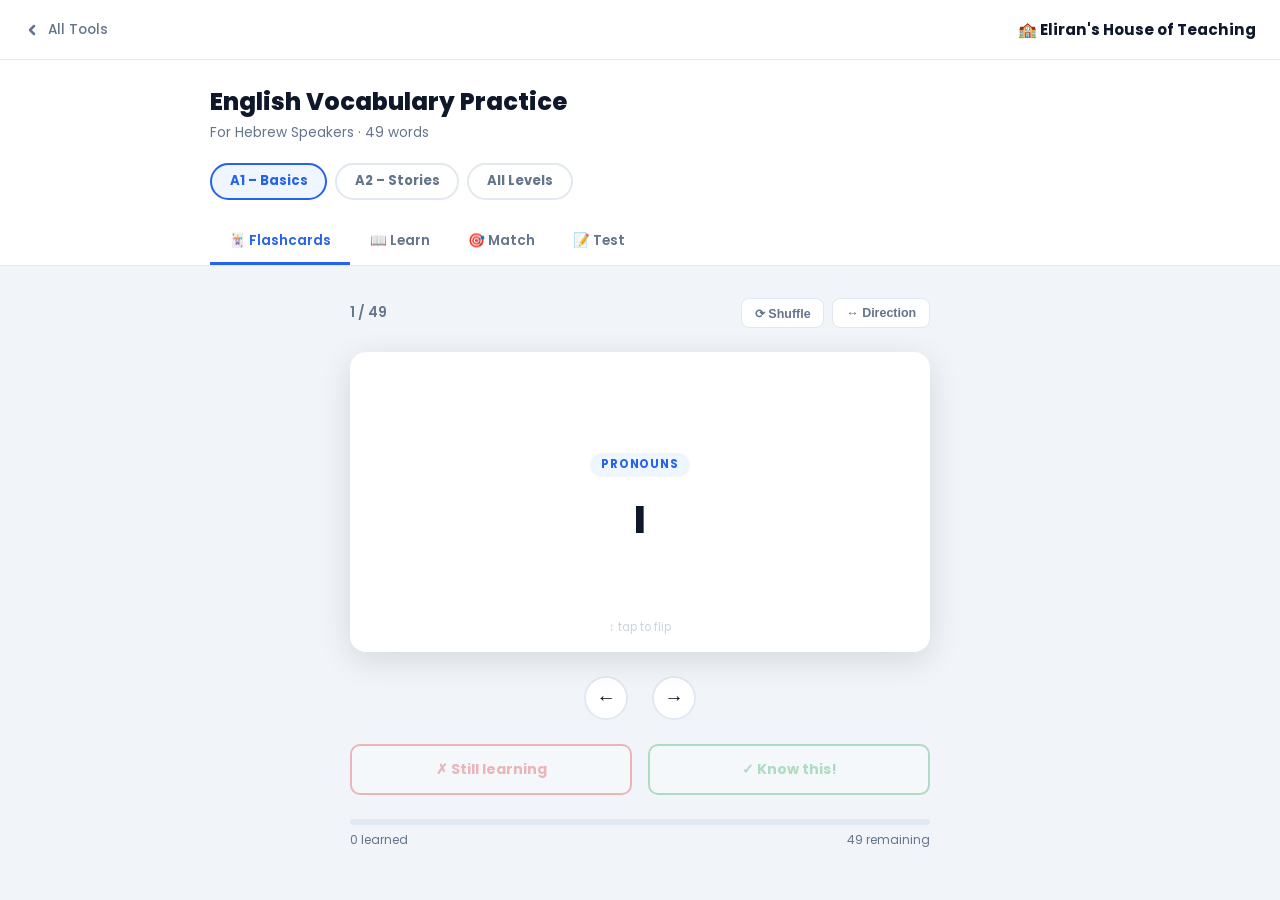
<file: vocabulary/index.html>
<!DOCTYPE html>
<html lang="en">
<head>
  <meta charset="UTF-8" />
  <meta name="viewport" content="width=device-width, initial-scale=1.0" />
  <title>English Vocabulary Practice — Mr. Eliran</title>
  <link href="https://fonts.googleapis.com/css2?family=Poppins:wght@400;500;600;700;800&family=Noto+Sans+Hebrew:wght@400;600;700&display=swap" rel="stylesheet" />
  <style>
    *, *::before, *::after { box-sizing: border-box; margin: 0; padding: 0; }
    :root {
      --blue:    #2563EB;
      --blue-d:  #1D4ED8;
      --blue-lt: #EFF6FF;
      --green:   #16A34A;
      --green-lt:#DCFCE7;
      --red:     #DC2626;
      --red-lt:  #FEE2E2;
      --gold:    #D97706;
      --gold-lt: #FEF3C7;
      --bg:      #F1F5F9;
      --white:   #FFFFFF;
      --border:  #E2E8F0;
      --text:    #0F172A;
      --muted:   #64748B;
      --radius:  12px;
      --shadow:  0 2px 12px rgba(0,0,0,0.08);
      --shadow-lg: 0 8px 32px rgba(0,0,0,0.12);
    }
    body {
      font-family: 'Poppins', sans-serif;
      background: var(--bg);
      color: var(--text);
      min-height: 100vh;
    }
    [lang="he"], .he { font-family: 'Noto Sans Hebrew', sans-serif; direction: rtl; unicode-bidi: embed; }

    /* ═══ TOP NAV ═══ */
    .top-nav {
      background: var(--white);
      border-bottom: 1px solid var(--border);
      padding: 0 1.5rem;
      display: flex;
      align-items: center;
      justify-content: space-between;
      height: 60px;
      position: sticky;
      top: 0;
      z-index: 100;
    }
    .nav-back {
      display: flex;
      align-items: center;
      gap: 0.5rem;
      text-decoration: none;
      color: var(--muted);
      font-size: 0.85rem;
      font-weight: 500;
      transition: color 0.15s;
    }
    .nav-back:hover { color: var(--blue); }
    .nav-brand { font-weight: 700; font-size: 0.95rem; color: var(--text); }

    /* ═══ SET HEADER ═══ */
    .set-header {
      background: var(--white);
      border-bottom: 1px solid var(--border);
      padding: 1.5rem 1.5rem 0;
    }
    .set-header-inner { max-width: 860px; margin: 0 auto; }
    .set-title { font-size: 1.5rem; font-weight: 800; margin-bottom: 0.25rem; }
    .set-sub { color: var(--muted); font-size: 0.85rem; margin-bottom: 1.25rem; }

    .level-tabs { display: flex; gap: 0.5rem; margin-bottom: 1.25rem; }
    .level-btn {
      padding: 0.4rem 1.1rem;
      border-radius: 999px;
      border: 2px solid var(--border);
      background: var(--white);
      font-family: inherit;
      font-size: 0.82rem;
      font-weight: 700;
      cursor: pointer;
      transition: all 0.15s;
      color: var(--muted);
    }
    .level-btn.active-a1  { border-color: #2563EB; background: #EFF6FF; color: #2563EB; }
    .level-btn.active-a2  { border-color: #7C3AED; background: #EDE9FE; color: #7C3AED; }
    .level-btn.active-all { border-color: #0891B2; background: #CFFAFE; color: #0891B2; }

    .mode-tabs { display: flex; overflow-x: auto; }
    .mode-btn {
      padding: 0.7rem 1.2rem;
      border: none;
      background: none;
      font-family: inherit;
      font-size: 0.85rem;
      font-weight: 600;
      cursor: pointer;
      color: var(--muted);
      border-bottom: 3px solid transparent;
      transition: all 0.15s;
      white-space: nowrap;
      display: flex;
      align-items: center;
      gap: 0.4rem;
    }
    .mode-btn:hover { color: var(--blue); }
    .mode-btn.active { color: var(--blue); border-bottom-color: var(--blue); }

    /* ═══ MAIN ═══ */
    main { max-width: 860px; margin: 0 auto; padding: 2rem 1.5rem; }
    .view { display: none; }
    .view.active { display: block; }

    /* ═══ FLASHCARDS ═══ */
    .fc-wrap { display: flex; flex-direction: column; align-items: center; gap: 1.5rem; }
    .fc-controls {
      display: flex;
      align-items: center;
      justify-content: space-between;
      width: 100%;
      max-width: 580px;
    }
    .fc-counter { font-size: 0.85rem; color: var(--muted); font-weight: 600; }
    .fc-actions { display: flex; gap: 0.5rem; }
    .icon-btn {
      padding: 0.4rem 0.8rem;
      border-radius: 8px;
      border: 1.5px solid var(--border);
      background: var(--white);
      font-size: 0.78rem;
      font-weight: 600;
      cursor: pointer;
      color: var(--muted);
      display: flex;
      align-items: center;
      gap: 0.3rem;
      transition: all 0.15s;
    }
    .icon-btn:hover, .icon-btn.on { background: var(--blue-lt); color: var(--blue); border-color: var(--blue); }

    .fc-scene {
      width: 100%;
      max-width: 580px;
      height: 300px;
      perspective: 1200px;
      cursor: pointer;
    }
    .fc-card {
      width: 100%;
      height: 100%;
      position: relative;
      transform-style: preserve-3d;
      transition: transform 0.55s cubic-bezier(0.4,0.2,0.2,1);
    }
    .fc-card.flipped { transform: rotateY(180deg); }
    .fc-face {
      position: absolute;
      inset: 0;
      background: var(--white);
      border-radius: 16px;
      box-shadow: var(--shadow-lg);
      backface-visibility: hidden;
      -webkit-backface-visibility: hidden;
      display: flex;
      flex-direction: column;
      align-items: center;
      justify-content: center;
      padding: 2rem;
      text-align: center;
      user-select: none;
    }
    .fc-face-back { transform: rotateY(180deg); }
    .fc-cat {
      font-size: 0.72rem;
      font-weight: 700;
      text-transform: uppercase;
      letter-spacing: 0.08em;
      color: var(--blue);
      background: var(--blue-lt);
      padding: 0.2rem 0.7rem;
      border-radius: 999px;
      margin-bottom: 1.25rem;
    }
    .fc-word { font-size: 2.4rem; font-weight: 800; line-height: 1.2; margin-bottom: 0.5rem; }
    .fc-word.he { font-size: 2.2rem; }
    .fc-sub { font-size: 0.8rem; color: var(--muted); }
    .fc-flip-hint {
      position: absolute;
      bottom: 1rem;
      font-size: 0.72rem;
      color: #CBD5E1;
    }

    .fc-nav {
      display: flex;
      align-items: center;
      justify-content: center;
      gap: 1.5rem;
      width: 100%;
      max-width: 580px;
    }
    .nav-arrow {
      width: 44px; height: 44px;
      border-radius: 50%;
      border: 2px solid var(--border);
      background: var(--white);
      display: flex;
      align-items: center;
      justify-content: center;
      cursor: pointer;
      font-size: 1.2rem;
      transition: all 0.15s;
      color: var(--text);
    }
    .nav-arrow:hover { border-color: var(--blue); color: var(--blue); background: var(--blue-lt); }

    .fc-respond { display: flex; gap: 1rem; width: 100%; max-width: 580px; }
    .resp-btn {
      flex: 1;
      padding: 0.8rem;
      border-radius: 10px;
      border: 2px solid;
      font-family: inherit;
      font-size: 0.88rem;
      font-weight: 700;
      cursor: pointer;
      transition: all 0.15s;
    }
    .resp-btn.still { border-color: var(--red);   color: var(--red);   background: var(--white); }
    .resp-btn.still:hover { background: var(--red-lt); }
    .resp-btn.know  { border-color: var(--green); color: var(--green); background: var(--white); }
    .resp-btn.know:hover { background: var(--green-lt); }
    .resp-btn:disabled { opacity: 0.3; cursor: default; }

    .fc-progress-wrap { width: 100%; max-width: 580px; }
    .progress-bar-outer {
      height: 6px;
      background: var(--border);
      border-radius: 999px;
      overflow: hidden;
      margin-bottom: 0.4rem;
    }
    .progress-bar-inner {
      height: 100%;
      background: var(--green);
      border-radius: 999px;
      transition: width 0.4s ease;
    }
    .progress-label { font-size: 0.75rem; color: var(--muted); display: flex; justify-content: space-between; }

    /* ═══ DONE / CELEBRATION ═══ */
    .done-card {
      background: var(--white);
      border-radius: 16px;
      box-shadow: var(--shadow);
      padding: 3rem 2rem;
      text-align: center;
      max-width: 480px;
      margin: 0 auto;
    }
    .done-icon { font-size: 3rem; margin-bottom: 1rem; }
    .done-title { font-size: 1.5rem; font-weight: 800; margin-bottom: 0.5rem; }
    .done-sub { color: var(--muted); font-size: 0.9rem; margin-bottom: 1.5rem; }
    .done-stats { display: flex; justify-content: center; gap: 2rem; margin-bottom: 2rem; }
    .done-stat-n { font-size: 2rem; font-weight: 800; color: var(--blue); display: block; }
    .done-stat-l { font-size: 0.72rem; color: var(--muted); font-weight: 600; }
    .primary-btn {
      padding: 0.75rem 2rem;
      background: var(--blue);
      color: #fff;
      border: none;
      border-radius: 10px;
      font-family: inherit;
      font-size: 0.9rem;
      font-weight: 700;
      cursor: pointer;
      transition: background 0.15s;
    }
    .primary-btn:hover { background: var(--blue-d); }

    /* ═══ LEARN MODE ═══ */
    .learn-wrap { max-width: 680px; margin: 0 auto; }
    .learn-header {
      display: flex;
      align-items: center;
      justify-content: space-between;
      margin-bottom: 1rem;
    }
    .learn-round-badge {
      font-size: 0.8rem;
      font-weight: 700;
      color: var(--muted);
      background: var(--white);
      padding: 0.3rem 0.8rem;
      border-radius: 999px;
      border: 1.5px solid var(--border);
      white-space: nowrap;
    }
    .question-card {
      background: var(--white);
      border-radius: 16px;
      box-shadow: var(--shadow);
      padding: 2.5rem 2rem;
      text-align: center;
      margin-bottom: 1.5rem;
      min-height: 140px;
      display: flex;
      flex-direction: column;
      align-items: center;
      justify-content: center;
    }
    .q-prompt {
      font-size: 0.78rem;
      color: var(--muted);
      font-weight: 600;
      margin-bottom: 0.75rem;
      text-transform: uppercase;
      letter-spacing: 0.06em;
    }
    .q-word { font-size: 2rem; font-weight: 800; }
    .q-word.he { font-size: 1.9rem; }
    .q-cat { font-size: 0.72rem; color: var(--muted); margin-top: 0.4rem; }
    .options-grid { display: grid; grid-template-columns: 1fr 1fr; gap: 0.75rem; }
    .option-btn {
      padding: 1rem;
      background: var(--white);
      border: 2px solid var(--border);
      border-radius: 12px;
      font-family: inherit;
      font-size: 1rem;
      font-weight: 600;
      cursor: pointer;
      transition: all 0.15s;
      color: var(--text);
      text-align: center;
      min-height: 60px;
      display: flex;
      align-items: center;
      justify-content: center;
    }
    .option-btn.he { font-size: 1.1rem; }
    .option-btn:hover:not(:disabled) { border-color: var(--blue); background: var(--blue-lt); color: var(--blue); }
    .option-btn.correct { border-color: var(--green); background: var(--green-lt); color: var(--green); }
    .option-btn.wrong   { border-color: var(--red);   background: var(--red-lt);   color: var(--red); }
    .option-btn:disabled { cursor: default; }
    .learn-feedback {
      margin-top: 1rem;
      padding: 0.8rem 1rem;
      border-radius: 10px;
      font-weight: 600;
      font-size: 0.88rem;
      text-align: center;
      display: none;
    }
    .learn-feedback.correct { background: var(--green-lt); color: var(--green); }
    .learn-feedback.wrong   { background: var(--red-lt);   color: var(--red); }
    .continue-btn {
      margin-top: 1rem;
      width: 100%;
      padding: 0.9rem;
      background: var(--blue);
      color: #fff;
      border: none;
      border-radius: 10px;
      font-family: inherit;
      font-size: 0.9rem;
      font-weight: 700;
      cursor: pointer;
      display: none;
    }
    .continue-btn:hover { background: var(--blue-d); }

    /* ═══ MATCH GAME ═══ */
    .match-wrap { max-width: 720px; margin: 0 auto; }
    .match-header {
      display: flex;
      align-items: center;
      justify-content: space-between;
      margin-bottom: 1.25rem;
      flex-wrap: wrap;
      gap: 0.5rem;
    }
    .match-timer { font-size: 1.3rem; font-weight: 800; color: var(--text); min-width: 60px; }
    .match-stats { display: flex; gap: 1rem; font-size: 0.85rem; font-weight: 600; }
    .match-stat.ok  { color: var(--green); }
    .match-stat.bad { color: var(--red); }
    .match-grid {
      display: grid;
      grid-template-columns: repeat(4, 1fr);
      gap: 0.75rem;
    }
    .tile {
      background: var(--white);
      border: 2px solid var(--border);
      border-radius: 12px;
      padding: 0.9rem 0.5rem;
      min-height: 70px;
      display: flex;
      align-items: center;
      justify-content: center;
      font-size: 0.92rem;
      font-weight: 600;
      text-align: center;
      cursor: pointer;
      transition: all 0.2s;
      user-select: none;
      line-height: 1.3;
    }
    .tile.he { font-family: 'Noto Sans Hebrew', sans-serif; font-size: 1rem; }
    .tile:hover:not(.matched) { border-color: var(--blue); background: var(--blue-lt); color: var(--blue); }
    .tile.selected  { border-color: var(--blue); background: var(--blue); color: #fff; }
    .tile.matched   { border-color: var(--green); background: var(--green-lt); color: var(--green); pointer-events: none; opacity: 0.55; }
    .tile.wrong-anim { animation: shake 0.45s ease; border-color: var(--red); background: var(--red-lt); color: var(--red); }
    @keyframes shake {
      0%,100% { transform: translateX(0); }
      18%     { transform: translateX(-7px); }
      36%     { transform: translateX(7px); }
      54%     { transform: translateX(-5px); }
      72%     { transform: translateX(5px); }
    }
    .match-best { text-align: center; margin-top: 1rem; font-size: 0.78rem; color: var(--muted); }
    .match-best span { color: var(--gold); font-weight: 700; }

    /* ═══ TEST MODE ═══ */
    .test-wrap { max-width: 640px; margin: 0 auto; }
    .test-q-num {
      font-size: 0.78rem;
      font-weight: 700;
      color: var(--muted);
      text-transform: uppercase;
      letter-spacing: 0.06em;
      margin-bottom: 0.5rem;
    }
    .test-q-card {
      background: var(--white);
      border-radius: 16px;
      box-shadow: var(--shadow);
      padding: 2rem;
      text-align: center;
      margin-bottom: 1.25rem;
    }
    .test-prompt { font-size: 0.8rem; color: var(--muted); font-weight: 600; margin-bottom: 0.6rem; text-transform: uppercase; letter-spacing: 0.05em; }
    .test-term { font-size: 1.9rem; font-weight: 800; }
    .test-term.he { font-size: 1.75rem; }
    .test-options { display: grid; grid-template-columns: 1fr 1fr; gap: 0.75rem; }
    .test-opt {
      padding: 1rem;
      background: var(--white);
      border: 2px solid var(--border);
      border-radius: 12px;
      font-family: inherit;
      font-size: 0.95rem;
      font-weight: 600;
      cursor: pointer;
      transition: all 0.15s;
      min-height: 58px;
      display: flex;
      align-items: center;
      justify-content: center;
      text-align: center;
    }
    .test-opt.he { font-family: 'Noto Sans Hebrew', sans-serif; font-size: 1.05rem; }
    .test-opt:hover:not(:disabled) { border-color: var(--blue); background: var(--blue-lt); }
    .test-opt.correct { border-color: var(--green); background: var(--green-lt); color: var(--green); }
    .test-opt.wrong   { border-color: var(--red);   background: var(--red-lt);   color: var(--red); }
    .test-opt:disabled { cursor: default; }
    .test-next {
      width: 100%;
      margin-top: 1rem;
      padding: 0.85rem;
      background: var(--blue);
      color: #fff;
      border: none;
      border-radius: 10px;
      font-family: inherit;
      font-size: 0.9rem;
      font-weight: 700;
      cursor: pointer;
      display: none;
    }
    .test-next:hover { background: var(--blue-d); }

    /* Test results */
    .score-ring-wrap { position: relative; width: 120px; height: 120px; margin: 0 auto 1.5rem; }
    .score-ring-wrap svg { transform: rotate(-90deg); }
    .score-text {
      position: absolute;
      top: 50%; left: 50%;
      transform: translate(-50%,-50%);
      font-size: 1.4rem;
      font-weight: 800;
      text-align: center;
      line-height: 1.1;
    }
    .score-pct { font-size: 0.7rem; font-weight: 600; color: var(--muted); display: block; }
    .review-list { margin-top: 1.5rem; }
    .review-item {
      background: var(--white);
      border-radius: 10px;
      padding: 0.75rem 1rem;
      margin-bottom: 0.5rem;
      border-left: 4px solid var(--red);
      display: flex;
      flex-direction: column;
      gap: 0.2rem;
    }
    .review-en { font-weight: 700; font-size: 0.9rem; }
    .review-he { font-family: 'Noto Sans Hebrew', sans-serif; color: var(--muted); font-size: 0.88rem; }
    .review-your { font-size: 0.78rem; color: var(--red); }

    /* ═══ RESPONSIVE ═══ */
    @media (max-width: 520px) {
      .match-grid { grid-template-columns: repeat(3, 1fr); }
      .options-grid, .test-options { grid-template-columns: 1fr; }
      .fc-scene { height: 240px; }
      .fc-word { font-size: 1.8rem; }
      .set-title { font-size: 1.2rem; }
    }
  </style>
</head>
<body>

<!-- TOP NAV -->
<nav class="top-nav">
  <a class="nav-back" href="../index.html">
    <svg width="16" height="16" viewBox="0 0 16 16" fill="none" stroke="currentColor" stroke-width="2.5" stroke-linecap="round" stroke-linejoin="round"><path d="M10 4L6 8l4 4"/></svg>
    All Tools
  </a>
  <span class="nav-brand">🏫 Eliran's House of Teaching</span>
</nav>

<!-- SET HEADER -->
<div class="set-header">
  <div class="set-header-inner">
    <div class="set-title">English Vocabulary Practice</div>
    <div class="set-sub" id="set-sub">For Hebrew Speakers · 49 words</div>

    <div class="level-tabs">
      <button class="level-btn active-a1" onclick="setLevel('A1')">A1 – Basics</button>
      <button class="level-btn" onclick="setLevel('A2')">A2 – Stories</button>
      <button class="level-btn" onclick="setLevel('ALL')">All Levels</button>
    </div>

    <div class="mode-tabs">
      <button class="mode-btn active" onclick="setMode('fc')"    id="tab-fc">🃏 Flashcards</button>
      <button class="mode-btn"        onclick="setMode('learn')" id="tab-learn">📖 Learn</button>
      <button class="mode-btn"        onclick="setMode('match')" id="tab-match">🎯 Match</button>
      <button class="mode-btn"        onclick="setMode('test')"  id="tab-test">📝 Test</button>
    </div>
  </div>
</div>

<!-- ═══ MAIN ═══ -->
<main>

  <!-- ─── FLASHCARDS ─── -->
  <div class="view active" id="view-fc">
    <div class="fc-wrap">

      <div class="fc-controls">
        <span class="fc-counter" id="fc-counter">1 / 49</span>
        <div class="fc-actions">
          <button class="icon-btn" id="btn-shuffle" onclick="fcShuffle()">⟳ Shuffle</button>
          <button class="icon-btn" id="btn-dir"     onclick="fcFlipDir()">↔ Direction</button>
        </div>
      </div>

      <div class="fc-scene" onclick="fcFlip()">
        <div class="fc-card" id="fc-card">
          <div class="fc-face fc-face-front">
            <span class="fc-cat" id="fc-cat-f">—</span>
            <span class="fc-word" id="fc-front">—</span>
            <span class="fc-sub" id="fc-front-sub"></span>
            <span class="fc-flip-hint">↕ tap to flip</span>
          </div>
          <div class="fc-face fc-face-back">
            <span class="fc-cat" id="fc-cat-b">—</span>
            <span class="fc-word" id="fc-back">—</span>
            <span class="fc-sub" id="fc-back-sub"></span>
          </div>
        </div>
      </div>

      <div class="fc-nav">
        <button class="nav-arrow" onclick="fcPrev()">←</button>
        <button class="nav-arrow" onclick="fcNext()">→</button>
      </div>

      <div class="fc-respond">
        <button class="resp-btn still" id="fc-still" onclick="fcRespond(false)" disabled>✗ Still learning</button>
        <button class="resp-btn know"  id="fc-know"  onclick="fcRespond(true)"  disabled>✓ Know this!</button>
      </div>

      <div class="fc-progress-wrap">
        <div class="progress-bar-outer">
          <div class="progress-bar-inner" id="fc-bar" style="width:0%"></div>
        </div>
        <div class="progress-label">
          <span id="fc-pl-left">0 learned</span>
          <span id="fc-pl-right"></span>
        </div>
      </div>

    </div>
  </div>

  <!-- ─── LEARN ─── -->
  <div class="view" id="view-learn">

    <div id="learn-main">
      <div class="learn-wrap">
        <div class="learn-header">
          <div class="fc-progress-wrap" style="flex:1;margin-right:1rem;">
            <div class="progress-bar-outer">
              <div class="progress-bar-inner" id="learn-bar" style="width:0%"></div>
            </div>
            <div class="progress-label">
              <span id="learn-pl-left">0 learned</span>
              <span id="learn-pl-right"></span>
            </div>
          </div>
          <span class="learn-round-badge" id="learn-round-badge">Round 1</span>
        </div>

        <div class="question-card">
          <div class="q-prompt" id="learn-prompt">What is the Hebrew for:</div>
          <div class="q-word"   id="learn-qword">—</div>
          <div class="q-cat"   id="learn-qcat"></div>
        </div>

        <div class="options-grid" id="learn-options"></div>
        <div class="learn-feedback" id="learn-fb"></div>
        <button class="continue-btn" id="learn-cont" onclick="learnNext()">Continue →</button>
      </div>
    </div>

    <div class="done-card" id="learn-done" style="display:none;">
      <div class="done-icon">🏆</div>
      <div class="done-title">You've mastered it!</div>
      <div class="done-sub">All words answered correctly this session.</div>
      <div class="done-stats">
        <div><span class="done-stat-n" id="ld-rounds">—</span><span class="done-stat-l">Rounds</span></div>
        <div><span class="done-stat-n" id="ld-words">—</span><span class="done-stat-l">Words</span></div>
      </div>
      <button class="primary-btn" onclick="learnInit()">Study Again</button>
    </div>

  </div>

  <!-- ─── MATCH ─── -->
  <div class="view" id="view-match">
    <div class="match-wrap">

      <div class="match-header">
        <div class="match-timer" id="match-timer">0:00</div>
        <div class="match-stats">
          <span class="match-stat ok"  id="match-ok">✓ 0 matched</span>
          <span class="match-stat bad" id="match-bad">✗ 0 wrong</span>
        </div>
        <button class="icon-btn" onclick="matchStart()">↺ New Round</button>
      </div>

      <div class="match-grid" id="match-grid"></div>
      <div class="match-best" id="match-best"></div>

      <div class="done-card" id="match-done" style="display:none;margin-top:1.5rem;">
        <div class="done-icon">🎉</div>
        <div class="done-title">Round Complete!</div>
        <div class="done-stats">
          <div><span class="done-stat-n" id="md-time">—</span><span class="done-stat-l">Time</span></div>
          <div><span class="done-stat-n" id="md-mistakes">—</span><span class="done-stat-l">Mistakes</span></div>
        </div>
        <div id="md-best-msg" style="font-size:0.85rem;color:var(--gold);font-weight:700;margin-bottom:1rem;"></div>
        <button class="primary-btn" onclick="matchStart()">Next Round →</button>
      </div>

    </div>
  </div>

  <!-- ─── TEST ─── -->
  <div class="view" id="view-test">
    <div class="test-wrap">

      <div id="test-active">
        <div class="fc-progress-wrap" style="margin-bottom:1.25rem;">
          <div class="progress-bar-outer">
            <div class="progress-bar-inner" id="test-bar" style="width:0%"></div>
          </div>
        </div>
        <div class="test-q-num" id="test-qnum">Question 1 of 10</div>
        <div class="test-q-card">
          <div class="test-prompt" id="test-prompt">What is the Hebrew for:</div>
          <div class="test-term"   id="test-term">—</div>
        </div>
        <div class="test-options" id="test-options"></div>
        <button class="test-next" id="test-next" onclick="testNext()">Next →</button>
      </div>

      <div id="test-results" style="display:none;">
        <div class="done-card">
          <div class="score-ring-wrap">
            <svg width="120" height="120" viewBox="0 0 120 120">
              <circle cx="60" cy="60" r="50" fill="none" stroke="#E2E8F0" stroke-width="10"/>
              <circle cx="60" cy="60" r="50" fill="none" stroke="#2563EB" stroke-width="10"
                stroke-linecap="round" stroke-dasharray="314" id="score-arc" stroke-dashoffset="314"/>
            </svg>
            <div class="score-text">
              <span id="score-num">—</span>
              <span class="score-pct" id="score-pct">—</span>
            </div>
          </div>
          <div class="done-title" id="score-msg">—</div>
          <div class="done-sub"   id="score-sub"></div>
          <button class="primary-btn" style="margin-top:1rem" onclick="testInit()">Try Again</button>
        </div>
        <div class="review-list" id="review-list"></div>
      </div>

    </div>
  </div>

</main>

<script>
/* ════════════════════════════════════════════
   VOCABULARY DATA
════════════════════════════════════════════ */
const VOCAB = {
  A1: [
    {e:"I",           h:"אני",              c:"Pronouns"},
    {e:"you",         h:"אתה / את",         c:"Pronouns"},
    {e:"he",          h:"הוא",              c:"Pronouns"},
    {e:"she",         h:"היא",              c:"Pronouns"},
    {e:"it",          h:"זה",               c:"Pronouns"},
    {e:"we",          h:"אנחנו",            c:"Pronouns"},
    {e:"they",        h:"הם / הן",          c:"Pronouns"},
    {e:"go",          h:"ללכת",             c:"Verbs"},
    {e:"come",        h:"לבוא",             c:"Verbs"},
    {e:"eat",         h:"לאכול",            c:"Verbs"},
    {e:"drink",       h:"לשתות",            c:"Verbs"},
    {e:"see",         h:"לראות",            c:"Verbs"},
    {e:"make",        h:"להכין",            c:"Verbs"},
    {e:"take",        h:"לקחת",             c:"Verbs"},
    {e:"give",        h:"לתת",              c:"Verbs"},
    {e:"find",        h:"למצוא",            c:"Verbs"},
    {e:"help",        h:"לעזור",            c:"Verbs"},
    {e:"man",         h:"גבר",              c:"People"},
    {e:"woman",       h:"אישה",             c:"People"},
    {e:"child",       h:"ילד / ילדה",       c:"People"},
    {e:"friend",      h:"חבר / חברה",       c:"People"},
    {e:"teacher",     h:"מורה",             c:"People"},
    {e:"student",     h:"תלמיד / תלמידה",   c:"People"},
    {e:"house",       h:"בית",              c:"Home"},
    {e:"room",        h:"חדר",              c:"Home"},
    {e:"door",        h:"דלת",              c:"Home"},
    {e:"table",       h:"שולחן",            c:"Home"},
    {e:"food",        h:"אוכל",             c:"Food & Drink"},
    {e:"water",       h:"מים",              c:"Food & Drink"},
    {e:"apple",       h:"תפוח",             c:"Food & Drink"},
    {e:"bread",       h:"לחם",              c:"Food & Drink"},
    {e:"milk",        h:"חלב",              c:"Food & Drink"},
    {e:"big",         h:"גדול",             c:"Adjectives"},
    {e:"small",       h:"קטן",              c:"Adjectives"},
    {e:"good",        h:"טוב",              c:"Adjectives"},
    {e:"bad",         h:"רע",               c:"Adjectives"},
    {e:"new",         h:"חדש",              c:"Adjectives"},
    {e:"old",         h:"ישן / זקן",        c:"Adjectives"},
    {e:"happy",       h:"שמח",              c:"Adjectives"},
    {e:"sad",         h:"עצוב",             c:"Adjectives"},
    {e:"in",          h:"בתוך",             c:"Function Words"},
    {e:"on",          h:"על",               c:"Function Words"},
    {e:"under",       h:"מתחת",             c:"Function Words"},
    {e:"to",          h:"אל / ל",           c:"Function Words"},
    {e:"from",        h:"מ",                c:"Function Words"},
    {e:"and",         h:"ו",                c:"Function Words"},
    {e:"but",         h:"אבל",              c:"Function Words"},
    {e:"yes",         h:"כן",               c:"Function Words"},
    {e:"no",          h:"לא",               c:"Function Words"},
  ],
  A2: [
    {e:"hope",        h:"תקווה",             c:"Character"},
    {e:"wise",        h:"חכם / נבון",        c:"Character"},
    {e:"wonderful",   h:"נפלא",              c:"Character"},
    {e:"peaceful",    h:"שקט / שלווה",       c:"Character"},
    {e:"grateful",    h:"מודה / מכיר תודה",  c:"Character"},
    {e:"brave",       h:"אמיץ",              c:"Character"},
    {e:"responsible", h:"אחראי",             c:"Character"},
    {e:"honest",      h:"ישר / כן",          c:"Character"},
    {e:"kind",        h:"טוב לב",            c:"Character"},
    {e:"forgive",     h:"לסלוח",             c:"Character"},
    {e:"trust",       h:"אמון",              c:"Character"},
    {e:"blessing",    h:"ברכה",              c:"Character"},
    {e:"promise",     h:"הבטחה",             c:"Character"},
    {e:"heavy",       h:"כבד",               c:"Describing"},
    {e:"fresh",       h:"טרי",               c:"Describing"},
    {e:"deep",        h:"עמוק",              c:"Describing"},
    {e:"wide",        h:"רחב",               c:"Describing"},
    {e:"busy",        h:"עסוק",              c:"Describing"},
    {e:"free",        h:"פנוי",              c:"Describing"},
    {e:"important",   h:"חשוב",              c:"Describing"},
    {e:"different",   h:"שונה",              c:"Describing"},
    {e:"same",        h:"אותו דבר",          c:"Describing"},
    {e:"early",       h:"מוקדם",             c:"Describing"},
    {e:"late",        h:"מאוחר",             c:"Describing"},
    {e:"bored",       h:"משועמם",            c:"Describing"},
    {e:"gently",      h:"בעדינות",           c:"How & When"},
    {e:"carefully",   h:"בזהירות",           c:"How & When"},
    {e:"always",      h:"תמיד",              c:"How & When"},
    {e:"instead",     h:"במקום",             c:"How & When"},
    {e:"before",      h:"לפני",              c:"How & When"},
    {e:"after",       h:"אחרי",              c:"How & When"},
    {e:"while",       h:"בזמן ש",            c:"How & When"},
    {e:"born",        h:"נולד",              c:"Story & Biblical"},
    {e:"rest",        h:"מנוחה / לנוח",      c:"Story & Biblical"},
    {e:"shepherd",    h:"רועה צאן",          c:"Story & Biblical"},
    {e:"field",       h:"שדה",               c:"Story & Biblical"},
    {e:"prophet",     h:"נביא",              c:"Story & Biblical"},
    {e:"famine",      h:"רעב",               c:"Story & Biblical"},
    {e:"leader",      h:"מנהיג",             c:"Story & Biblical"},
    {e:"talent",      h:"כשרון",             c:"Story & Biblical"},
    {e:"gate",        h:"שער",               c:"Story & Biblical"},
    {e:"passover",    h:"פסח",               c:"Story & Biblical"},
    {e:"freedom",     h:"חופשיות",           c:"Story & Biblical"},
    {e:"staff",       h:"מקל הליכה",         c:"Story & Biblical"},
    {e:"arrive",      h:"להגיע",             c:"Movement"},
    {e:"leave",       h:"לעזוב",             c:"Movement"},
    {e:"travel",      h:"לטייל / לנסוע",     c:"Movement"},
    {e:"visit",       h:"לבקר",              c:"Movement"},
    {e:"stay",        h:"להישאר",            c:"Movement"},
    {e:"wait",        h:"לחכות",             c:"Movement"},
    {e:"follow",      h:"לעקוב",             c:"Movement"},
    {e:"journey",     h:"מסע",               c:"Movement"},
    {e:"hurry",       h:"זריזות",            c:"Movement"},
    {e:"across",      h:"מעבר",              c:"Movement"},
    {e:"choose",      h:"לבחור",             c:"Thinking"},
    {e:"decide",      h:"להחליט",            c:"Thinking"},
    {e:"begin",       h:"להתחיל",            c:"Thinking"},
    {e:"finish",      h:"לסיים",             c:"Thinking"},
    {e:"remember",    h:"לזכור",             c:"Thinking"},
    {e:"forget",      h:"לשכוח",             c:"Thinking"},
    {e:"learn",       h:"ללמוד",             c:"Thinking"},
    {e:"teach",       h:"ללמד",              c:"Thinking"},
    {e:"practice",    h:"לתרגל",             c:"Thinking"},
    {e:"hide",        h:"להסתיר",            c:"Thinking"},
    {e:"skill",       h:"מיומנות",           c:"Thinking"},
    {e:"clean",       h:"לנקות",             c:"Everyday"},
    {e:"cook",        h:"לבשל",              c:"Everyday"},
    {e:"wash",        h:"לשטוף / לרחוץ",     c:"Everyday"},
    {e:"beckoned",    h:"לקרוא ל",           c:"Everyday"},
    {e:"noise",       h:"רעש",               c:"Everyday"},
    {e:"rise",        h:"לתפוח",             c:"Nature"},
    {e:"edge",        h:"קצה",               c:"Nature"},
    {e:"blow",        h:"לנשוב",             c:"Nature"},
    {e:"led",         h:"הוביל",             c:"Nature"},
    {e:"split",       h:"לחצות",             c:"Nature"},
  ]
};

/* ════════════════════════════════════════════
   STATE
════════════════════════════════════════════ */
let S = {
  level: 'A1', mode: 'fc',
  fcWords: [], fcIndex: 0, fcFlipped: false, fcDir: 'en', fcShuffled: false, fcKnown: new Set(),
  learnWords: [], learnQueue: [], learnIndex: 0, learnRound: 1,
  learnWrong: [], learnAnswered: false, learnTotalLearned: 0,
  matchTiles: [], matchSel: null, matchTimer: null, matchSecs: 0,
  matchStarted: false, matchOk: 0, matchBad: 0,
  testQuestions: [], testIndex: 0, testScore: 0, testWrong: [], testAnswered: false,
  _learnDir: true,
};

function activeWords() {
  if (S.level === 'A1')  return VOCAB.A1;
  if (S.level === 'A2')  return VOCAB.A2;
  return [...VOCAB.A1, ...VOCAB.A2];
}
function shuffle(arr) {
  const a = [...arr];
  for (let i = a.length - 1; i > 0; i--) {
    const j = Math.floor(Math.random() * (i + 1));
    [a[i], a[j]] = [a[j], a[i]];
  }
  return a;
}
function getRandOthers(word, words, n) {
  return shuffle(words.filter(w => w !== word)).slice(0, n);
}

/* ════════════════════════════════════════════
   LEVEL + MODE
════════════════════════════════════════════ */
function setLevel(lv) {
  S.level = lv;
  document.querySelectorAll('.level-btn').forEach((b, i) => {
    b.className = 'level-btn';
    if (['A1','A2','ALL'][i] === lv) b.classList.add('active-' + lv.toLowerCase());
  });
  const ws = activeWords();
  document.getElementById('set-sub').textContent = `For Hebrew Speakers · ${ws.length} words`;
  startMode(S.mode);
}
function setMode(m) {
  S.mode = m;
  document.querySelectorAll('.mode-btn').forEach(b => b.classList.remove('active'));
  document.getElementById('tab-' + m).classList.add('active');
  document.querySelectorAll('.view').forEach(v => v.classList.remove('active'));
  document.getElementById('view-' + m).classList.add('active');
  startMode(m);
}
function startMode(m) {
  if (m === 'fc')    fcInit();
  if (m === 'learn') learnInit();
  if (m === 'match') matchStart();
  if (m === 'test')  testInit();
}

/* ════════════════════════════════════════════
   FLASHCARDS
════════════════════════════════════════════ */
function fcInit() {
  S.fcWords    = [...activeWords()];
  S.fcIndex    = 0;
  S.fcFlipped  = false;
  S.fcShuffled = false;
  S.fcKnown    = new Set();
  document.getElementById('btn-shuffle').classList.remove('on');
  document.getElementById('btn-dir').classList.remove('on');
  S.fcDir = 'en';
  fcRender();
}
function fcRender() {
  const w = S.fcWords[S.fcIndex];
  const frontIsEn = S.fcDir === 'en';
  const fWord = frontIsEn ? w.e : w.h;
  const bWord = frontIsEn ? w.h : w.e;

  document.getElementById('fc-cat-f').textContent = w.c;
  document.getElementById('fc-cat-b').textContent = w.c;

  const fEl = document.getElementById('fc-front');
  fEl.textContent = fWord;
  fEl.className   = 'fc-word' + (!frontIsEn ? ' he' : '');
  document.getElementById('fc-front-sub').textContent = !frontIsEn ? '(Hebrew)' : '';

  const bEl = document.getElementById('fc-back');
  bEl.textContent = bWord;
  bEl.className   = 'fc-word' + (frontIsEn ? ' he' : '');
  document.getElementById('fc-back-sub').textContent = frontIsEn ? '(Hebrew)' : '';

  S.fcFlipped = false;
  document.getElementById('fc-card').classList.remove('flipped');
  document.getElementById('fc-still').disabled = true;
  document.getElementById('fc-know').disabled  = true;

  document.getElementById('fc-counter').textContent = `${S.fcIndex + 1} / ${S.fcWords.length}`;

  const known = S.fcKnown.size;
  const pct   = S.fcWords.length ? (known / S.fcWords.length * 100) : 0;
  document.getElementById('fc-bar').style.width      = pct + '%';
  document.getElementById('fc-pl-left').textContent  = `${known} learned`;
  document.getElementById('fc-pl-right').textContent = `${S.fcWords.length - known} remaining`;
}
function fcFlip() {
  S.fcFlipped = !S.fcFlipped;
  document.getElementById('fc-card').classList.toggle('flipped', S.fcFlipped);
  if (S.fcFlipped) {
    document.getElementById('fc-still').disabled = false;
    document.getElementById('fc-know').disabled  = false;
  }
}
function fcNext() {
  if (S.fcIndex < S.fcWords.length - 1) { S.fcIndex++; fcRender(); }
}
function fcPrev() {
  if (S.fcIndex > 0) { S.fcIndex--; fcRender(); }
}
function fcRespond(knew) {
  const key = S.level + '_' + S.fcWords[S.fcIndex].e;
  if (knew) S.fcKnown.add(key); else S.fcKnown.delete(key);
  if (S.fcIndex < S.fcWords.length - 1) S.fcIndex++;
  else {
    const first = S.fcWords.findIndex(ww => !S.fcKnown.has(S.level + '_' + ww.e));
    S.fcIndex = first >= 0 ? first : 0;
  }
  fcRender();
}
function fcShuffle() {
  S.fcShuffled = !S.fcShuffled;
  S.fcWords = S.fcShuffled ? shuffle(activeWords()) : [...activeWords()];
  S.fcIndex = 0;
  document.getElementById('btn-shuffle').classList.toggle('on', S.fcShuffled);
  fcRender();
}
function fcFlipDir() {
  S.fcDir = S.fcDir === 'en' ? 'he' : 'en';
  document.getElementById('btn-dir').classList.toggle('on', S.fcDir === 'he');
  S.fcFlipped = false;
  document.getElementById('fc-card').classList.remove('flipped');
  fcRender();
}

/* ════════════════════════════════════════════
   LEARN MODE
════════════════════════════════════════════ */
function learnInit() {
  const ws = shuffle(activeWords());
  S.learnWords        = ws;
  S.learnQueue        = [...ws];
  S.learnIndex        = 0;
  S.learnRound        = 1;
  S.learnWrong        = [];
  S.learnAnswered     = false;
  S.learnTotalLearned = 0;
  document.getElementById('learn-done').style.display = 'none';
  document.getElementById('learn-main').style.display = '';
  learnRenderQ();
}
function learnRenderQ() {
  const total = S.learnWords.length;
  const done  = S.learnTotalLearned;
  document.getElementById('learn-bar').style.width      = total ? (done / total * 100) + '%' : '0%';
  document.getElementById('learn-pl-left').textContent  = `${done} learned`;
  document.getElementById('learn-pl-right').textContent = `${total - done} remaining`;
  document.getElementById('learn-round-badge').textContent = `Round ${S.learnRound}`;

  const w = S.learnQueue[S.learnIndex];
  const enFirst = Math.random() > 0.35;
  S._learnDir = enFirst;

  document.getElementById('learn-prompt').textContent = enFirst
    ? 'What is the Hebrew for:' : 'What does this Hebrew word mean?';
  const qEl = document.getElementById('learn-qword');
  qEl.textContent = enFirst ? w.e : w.h;
  qEl.className   = 'q-word' + (!enFirst ? ' he' : '');
  document.getElementById('learn-qcat').textContent = w.c;

  const distractors = getRandOthers(w, activeWords(), 3);
  const opts = shuffle([w, ...distractors]);
  const grid = document.getElementById('learn-options');
  grid.innerHTML = '';
  opts.forEach(opt => {
    const btn = document.createElement('button');
    btn.className   = 'option-btn' + (enFirst ? ' he' : '');
    btn.textContent = enFirst ? opt.h : opt.e;
    btn.onclick     = () => learnAnswer(btn, opt === w, w, enFirst);
    grid.appendChild(btn);
  });

  document.getElementById('learn-fb').style.display   = 'none';
  document.getElementById('learn-cont').style.display = 'none';
  S.learnAnswered = false;
}
function learnAnswer(btn, correct, word, enFirst) {
  if (S.learnAnswered) return;
  S.learnAnswered = true;
  document.querySelectorAll('.option-btn').forEach(b => {
    b.disabled = true;
    const isRight = enFirst ? (b.textContent === word.h) : (b.textContent === word.e);
    if (isRight) b.classList.add('correct');
  });
  const fb = document.getElementById('learn-fb');
  if (correct) {
    btn.classList.add('correct');
    fb.textContent = '✓ Correct!';
    fb.className   = 'learn-feedback correct';
    fb.style.display = 'block';
    setTimeout(learnNext, 1100);
  } else {
    btn.classList.add('wrong');
    fb.textContent = `✗ The answer is: ${enFirst ? word.h : word.e}`;
    fb.className   = 'learn-feedback wrong';
    fb.style.display = 'block';
    S.learnWrong.push(word);
    document.getElementById('learn-cont').style.display = 'block';
  }
}
function learnNext() {
  S.learnIndex++;
  if (S.learnIndex >= S.learnQueue.length) {
    const uniqueWrong = [...new Set(S.learnWrong)];
    S.learnTotalLearned = S.learnWords.length - uniqueWrong.length;
    if (uniqueWrong.length === 0) {
      document.getElementById('learn-main').style.display = 'none';
      document.getElementById('learn-done').style.display = 'block';
      document.getElementById('ld-rounds').textContent = S.learnRound;
      document.getElementById('ld-words').textContent  = S.learnWords.length;
      return;
    }
    S.learnRound++;
    S.learnQueue   = shuffle(uniqueWrong);
    S.learnIndex   = 0;
    S.learnWrong   = [];
  }
  learnRenderQ();
}

/* ════════════════════════════════════════════
   MATCH GAME
════════════════════════════════════════════ */
const MATCH_PAIRS = 6;
function matchStart() {
  clearInterval(S.matchTimer);
  S.matchTimer   = null;
  S.matchSecs    = 0;
  S.matchStarted = false;
  S.matchOk      = 0;
  S.matchBad     = 0;
  S.matchSel     = null;

  document.getElementById('match-done').style.display = 'none';
  document.getElementById('match-grid').style.display = '';
  document.getElementById('match-timer').textContent  = '0:00';
  document.getElementById('match-ok').textContent     = '✓ 0 matched';
  document.getElementById('match-bad').textContent    = '✗ 0 wrong';

  const words = shuffle(activeWords()).slice(0, MATCH_PAIRS);
  S.matchTiles = shuffle([
    ...words.map((w, i) => ({ id: i, side: 'en', text: w.e, word: w, matched: false })),
    ...words.map((w, i) => ({ id: i, side: 'he', text: w.h, word: w, matched: false })),
  ]);

  const grid = document.getElementById('match-grid');
  grid.innerHTML = '';
  S.matchTiles.forEach((tile, idx) => {
    const div = document.createElement('div');
    div.className   = 'tile' + (tile.side === 'he' ? ' he' : '');
    div.textContent = tile.text;
    div.dataset.idx = idx;
    div.onclick     = () => matchClick(idx);
    grid.appendChild(div);
  });
  matchShowBest();
}
function matchClick(idx) {
  const tile = S.matchTiles[idx];
  if (tile.matched) return;
  if (!S.matchStarted) {
    S.matchStarted = true;
    S.matchTimer = setInterval(() => {
      S.matchSecs++;
      const m = Math.floor(S.matchSecs / 60), s = S.matchSecs % 60;
      document.getElementById('match-timer').textContent = m + ':' + String(s).padStart(2,'0');
    }, 1000);
  }
  const el = document.querySelector(`.tile[data-idx="${idx}"]`);
  if (el.classList.contains('wrong-anim')) return;
  if (S.matchSel === null) {
    S.matchSel = idx;
    el.classList.add('selected');
    return;
  }
  if (S.matchSel === idx) {
    el.classList.remove('selected');
    S.matchSel = null;
    return;
  }
  const first   = S.matchTiles[S.matchSel];
  const firstEl = document.querySelector(`.tile[data-idx="${S.matchSel}"]`);
  firstEl.classList.remove('selected');
  el.classList.remove('selected');
  if (first.id === tile.id && first.side !== tile.side) {
    firstEl.classList.add('matched'); el.classList.add('matched');
    first.matched = true; tile.matched = true;
    S.matchOk++;
    document.getElementById('match-ok').textContent = `✓ ${S.matchOk} matched`;
    S.matchSel = null;
    if (S.matchOk === MATCH_PAIRS) { clearInterval(S.matchTimer); setTimeout(matchDone, 400); }
  } else {
    S.matchBad++;
    document.getElementById('match-bad').textContent = `✗ ${S.matchBad} wrong`;
    firstEl.classList.add('wrong-anim'); el.classList.add('wrong-anim');
    S.matchSel = null;
    setTimeout(() => { firstEl.classList.remove('wrong-anim'); el.classList.remove('wrong-anim'); }, 500);
  }
}
function matchDone() {
  const ts  = fmtTime(S.matchSecs);
  document.getElementById('md-time').textContent     = ts;
  document.getElementById('md-mistakes').textContent = S.matchBad;
  document.getElementById('match-grid').style.display = 'none';
  const bk   = 'ehe-match-best-' + S.level;
  const prev = parseInt(localStorage.getItem(bk) || '99999', 10);
  const msg  = document.getElementById('md-best-msg');
  if (S.matchSecs < prev) {
    localStorage.setItem(bk, S.matchSecs);
    msg.textContent = prev < 99999 ? `🏆 New best time! (was ${fmtTime(prev)})` : '🏆 First time completed!';
  } else {
    msg.textContent = `Best: ${fmtTime(prev)}`;
  }
  document.getElementById('match-done').style.display = 'block';
  matchShowBest();
}
function matchShowBest() {
  const bk   = 'ehe-match-best-' + S.level;
  const prev = parseInt(localStorage.getItem(bk) || '0', 10);
  document.getElementById('match-best').innerHTML = prev
    ? `Best time (${S.level}): <span>${fmtTime(prev)}</span>` : '';
}
function fmtTime(s) {
  return Math.floor(s/60) + ':' + String(s%60).padStart(2,'0');
}

/* ════════════════════════════════════════════
   TEST MODE
════════════════════════════════════════════ */
const TEST_COUNT = 10;
function testInit() {
  document.getElementById('test-active').style.display  = '';
  document.getElementById('test-results').style.display = 'none';
  const ws = shuffle(activeWords());
  S.testQuestions = ws.slice(0, TEST_COUNT).map(w => {
    const enFirst = Math.random() > 0.4;
    return { word: w, enFirst, opts: shuffle([w, ...getRandOthers(w, activeWords(), 3)]) };
  });
  S.testIndex = 0; S.testScore = 0; S.testWrong = []; S.testAnswered = false;
  testRenderQ();
}
function testRenderQ() {
  const q     = S.testQuestions[S.testIndex];
  const total = S.testQuestions.length;
  document.getElementById('test-qnum').textContent      = `Question ${S.testIndex + 1} of ${total}`;
  document.getElementById('test-bar').style.width       = (S.testIndex / total * 100) + '%';
  document.getElementById('test-prompt').textContent    = q.enFirst ? 'What is the Hebrew for:' : 'What does this mean?';
  const tEl = document.getElementById('test-term');
  tEl.textContent = q.enFirst ? q.word.e : q.word.h;
  tEl.className   = 'test-term' + (!q.enFirst ? ' he' : '');
  const optsEl = document.getElementById('test-options');
  optsEl.innerHTML = '';
  q.opts.forEach(opt => {
    const btn = document.createElement('button');
    btn.className   = 'test-opt' + (q.enFirst ? ' he' : '');
    btn.textContent = q.enFirst ? opt.h : opt.e;
    btn.onclick     = () => testAnswer(btn, opt === q.word, q);
    optsEl.appendChild(btn);
  });
  document.getElementById('test-next').style.display = 'none';
  S.testAnswered = false;
}
function testAnswer(btn, correct, q) {
  if (S.testAnswered) return;
  S.testAnswered = true;
  document.querySelectorAll('.test-opt').forEach(b => {
    b.disabled = true;
    const isRight = q.enFirst ? (b.textContent === q.word.h) : (b.textContent === q.word.e);
    if (isRight) b.classList.add('correct');
  });
  if (!correct) { btn.classList.add('wrong'); S.testWrong.push({ q, yourAns: btn.textContent }); }
  else S.testScore++;
  const nx = document.getElementById('test-next');
  nx.style.display = 'block';
  nx.textContent   = S.testIndex < S.testQuestions.length - 1 ? 'Next Question →' : 'See Results →';
}
function testNext() {
  S.testIndex++;
  if (S.testIndex >= S.testQuestions.length) testShowResults(); else testRenderQ();
}
function testShowResults() {
  document.getElementById('test-active').style.display  = 'none';
  document.getElementById('test-results').style.display = 'block';
  const pct = Math.round(S.testScore / S.testQuestions.length * 100);
  document.getElementById('score-num').textContent = `${S.testScore}/${S.testQuestions.length}`;
  document.getElementById('score-pct').textContent = pct + '%';
  document.getElementById('test-bar').style.width  = '100%';
  const circ  = 2 * Math.PI * 50;
  const arc   = document.getElementById('score-arc');
  arc.style.stroke           = pct >= 80 ? 'var(--green)' : pct >= 50 ? 'var(--blue)' : 'var(--red)';
  arc.style.strokeDashoffset = circ * (1 - pct / 100);
  const [[,title,sub]] = [[80,'⭐ Excellent!','Outstanding — you really know these words!'],[60,'👍 Good job!','Solid effort — review the missed words below.'],[40,'📚 Keep going!','Practice makes perfect — try again!'],[0,'🔄 Keep practicing!','Review the flashcards and then try again.']].filter(([t])=>pct>=t);
  document.getElementById('score-msg').textContent = title;
  document.getElementById('score-sub').textContent = sub;
  const list = document.getElementById('review-list');
  list.innerHTML = '';
  if (S.testWrong.length) {
    const h = document.createElement('div');
    h.style.cssText = 'font-weight:700;margin-bottom:0.5rem;color:var(--red);';
    h.textContent   = `${S.testWrong.length} to review:`;
    list.appendChild(h);
    S.testWrong.forEach(({ q, yourAns }) => {
      const item = document.createElement('div');
      item.className = 'review-item';
      item.innerHTML = `<span class="review-en">${q.word.e}</span><span class="review-he he">${q.word.h}</span><span class="review-your">Your answer: ${yourAns}</span>`;
      list.appendChild(item);
    });
  }
}

/* ════════════════════════════════════════════
   KEYBOARD SHORTCUTS
════════════════════════════════════════════ */
document.addEventListener('keydown', e => {
  if (S.mode !== 'fc') return;
  if (e.code === 'Space')      { e.preventDefault(); fcFlip(); }
  if (e.code === 'ArrowRight') fcNext();
  if (e.code === 'ArrowLeft')  fcPrev();
  if (e.code === 'ArrowUp'   && S.fcFlipped) fcRespond(true);
  if (e.code === 'ArrowDown' && S.fcFlipped) fcRespond(false);
});

/* ════════════════════════════════════════════
   BOOT
════════════════════════════════════════════ */
fcInit();
</script>
</body>
</html>
</file>
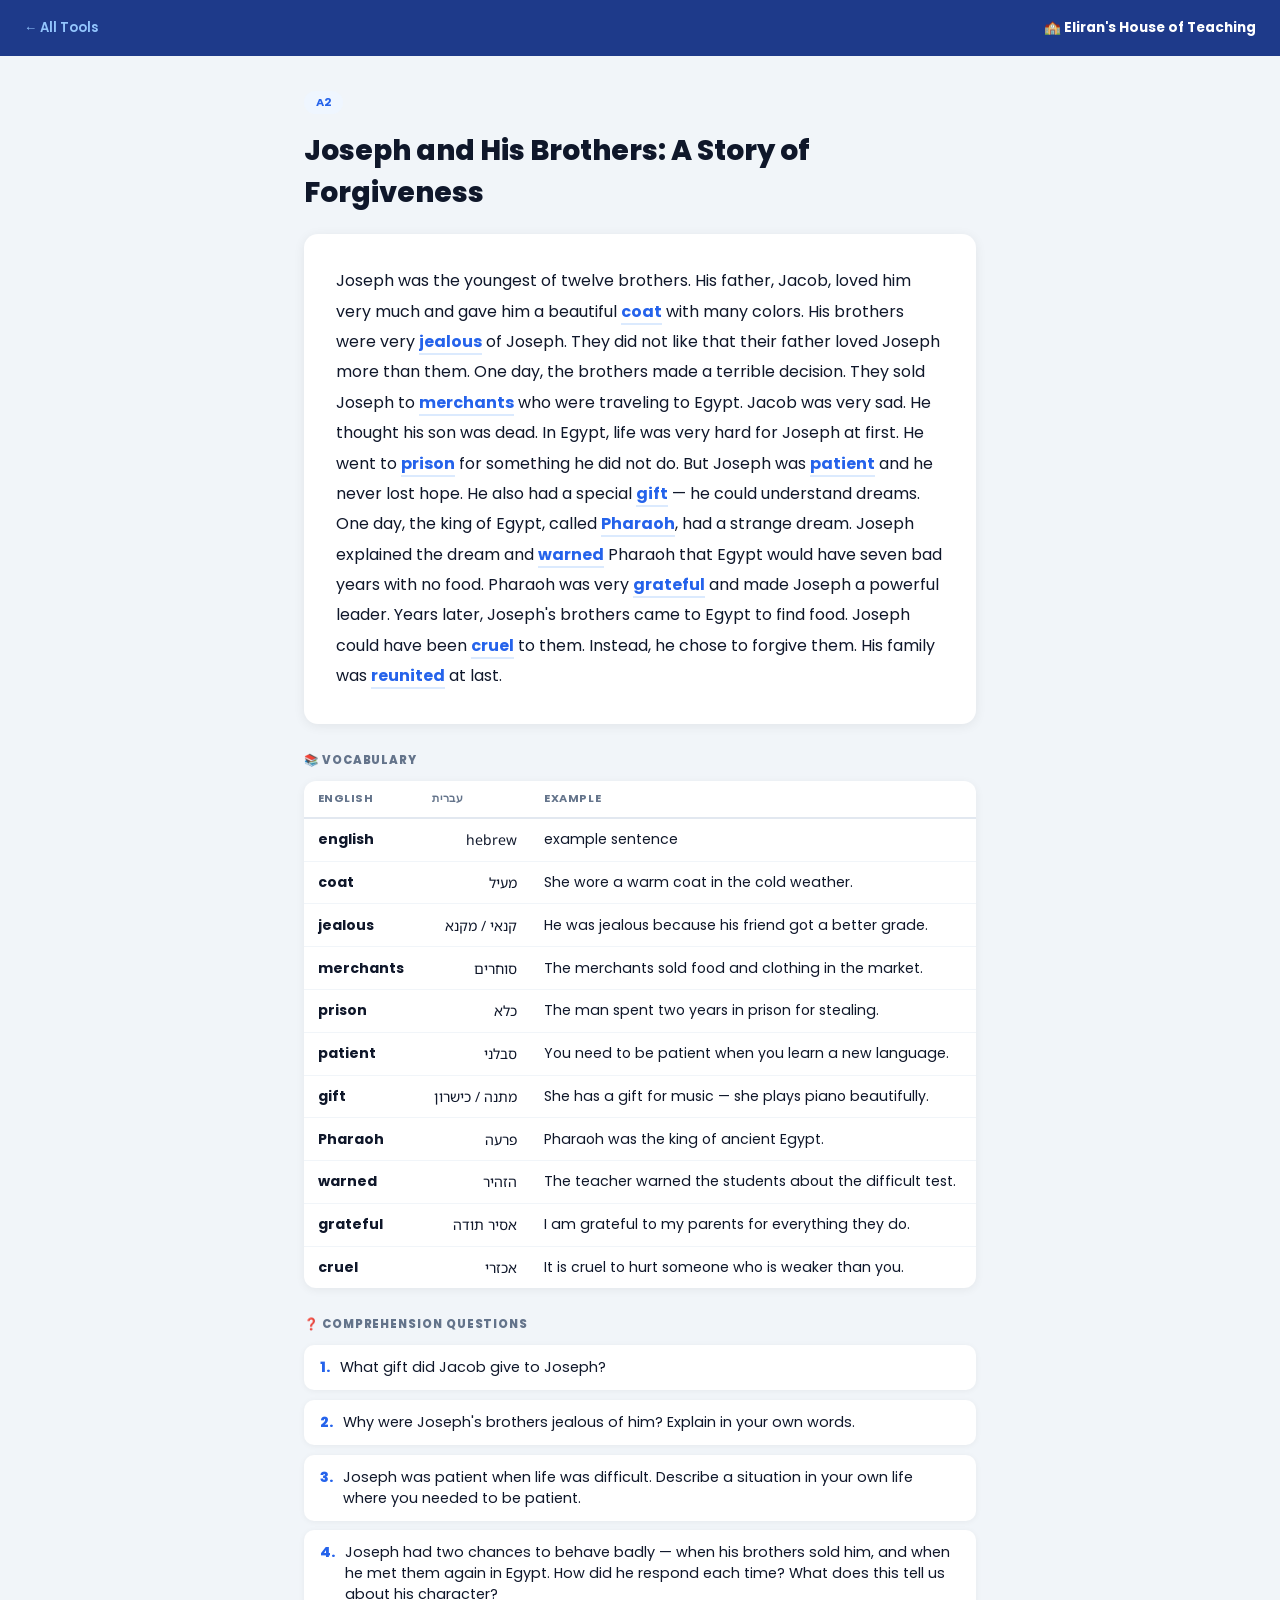
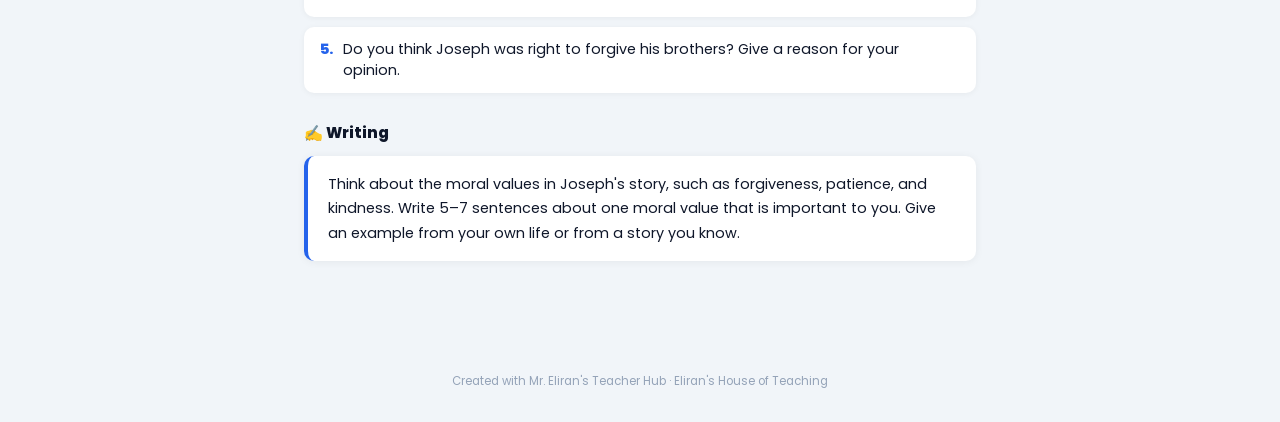
<file: readings/joseph-and-his-brothers-a-story-of-forgi.html>
<!DOCTYPE html>
<html lang="en">
<head>
  <meta charset="UTF-8" />
  <meta name="viewport" content="width=device-width,initial-scale=1.0" />
  <title>Joseph and His Brothers: A Story of Forgiveness — Mr. Eliran</title>
  <link href="https://fonts.googleapis.com/css2?family=Poppins:wght@400;600;700;800&family=Noto+Sans+Hebrew:wght@400;600&display=swap" rel="stylesheet"/>
  <style>
    *{box-sizing:border-box;margin:0;padding:0}
    body{font-family:'Poppins',sans-serif;background:#F1F5F9;color:#0F172A;min-height:100vh}
    .he{font-family:'Noto Sans Hebrew',sans-serif;direction:rtl}
    nav{background:#1E3A8A;color:#fff;padding:0 1.5rem;height:56px;display:flex;align-items:center;justify-content:space-between;position:sticky;top:0;z-index:10}
    .nav-back{color:#93C5FD;text-decoration:none;font-size:0.82rem;font-weight:600}
    .nav-back:hover{color:#fff}
    .nav-brand{font-size:0.85rem;font-weight:700}
    article{max-width:720px;margin:2rem auto;padding:0 1.5rem 3rem}
    .level-pill{display:inline-block;padding:.2rem .75rem;border-radius:999px;font-size:.7rem;font-weight:700;background:#EFF6FF;color:#2563EB;margin-bottom:1rem}
    h1{font-size:1.75rem;font-weight:800;margin-bottom:.5rem}
    .reading-text{font-size:1rem;line-height:1.9;background:#fff;border-radius:14px;padding:2rem;box-shadow:0 2px 12px rgba(0,0,0,.07);margin:1.25rem 0}
    .reading-text .hl{font-weight:700;color:#2563EB;border-bottom:2px solid #DBEAFE}
    .section-title{font-size:.72rem;font-weight:800;text-transform:uppercase;letter-spacing:.08em;color:#64748B;margin:1.75rem 0 .75rem}
    table{width:100%;border-collapse:collapse;background:#fff;border-radius:12px;overflow:hidden;box-shadow:0 2px 10px rgba(0,0,0,.06)}
    th{padding:.6rem .85rem;font-size:.7rem;font-weight:700;text-transform:uppercase;letter-spacing:.05em;color:#64748B;border-bottom:2px solid #E2E8F0;text-align:left}
    td{padding:.65rem .85rem;border-bottom:1px solid #F1F5F9;font-size:.88rem}
    tr:last-child td{border-bottom:none}
    .questions-list{list-style:none;display:flex;flex-direction:column;gap:.6rem}
    .questions-list li{background:#fff;border-radius:10px;padding:.75rem 1rem;font-size:.9rem;display:flex;gap:.65rem;box-shadow:0 1px 6px rgba(0,0,0,.05)}
    .qn{font-weight:800;color:#2563EB;flex-shrink:0}
    .writing-section{margin-top:1.75rem}
    h2{font-size:.95rem;font-weight:800;margin-bottom:.75rem}
    .writing-box{background:#fff;border-left:4px solid #2563EB;border-radius:10px;padding:1rem 1.25rem;font-size:.9rem;line-height:1.7;box-shadow:0 1px 8px rgba(0,0,0,.06)}
    footer{text-align:center;padding:2rem;font-size:.72rem;color:#94A3B8}
  </style>
</head>
<body>
<nav>
  <a class="nav-back" href="../index.html">← All Tools</a>
  <span class="nav-brand">🏫 Eliran's House of Teaching</span>
</nav>
<article>
  <span class="level-pill">A2</span>
  
  <h1>Joseph and His Brothers: A Story of Forgiveness</h1>

  <div class="reading-text">Joseph was the youngest of twelve brothers. His father, Jacob, loved him very much and gave him a beautiful <span class="hl">coat</span> with many colors. His brothers were very <span class="hl">jealous</span> of Joseph. They did not like that their father loved Joseph more than them.

One day, the brothers made a terrible decision. They sold Joseph to <span class="hl">merchants</span> who were traveling to Egypt. Jacob was very sad. He thought his son was dead.

In Egypt, life was very hard for Joseph at first. He went to <span class="hl">prison</span> for something he did not do. But Joseph was <span class="hl">patient</span> and he never lost hope. He also had a special <span class="hl">gift</span> — he could understand dreams.

One day, the king of Egypt, called <span class="hl">Pharaoh</span>, had a strange dream. Joseph explained the dream and <span class="hl">warned</span> Pharaoh that Egypt would have seven bad years with no food. Pharaoh was very <span class="hl">grateful</span> and made Joseph a powerful leader.

Years later, Joseph's brothers came to Egypt to find food. Joseph could have been <span class="hl">cruel</span> to them. Instead, he chose to forgive them. His family was <span class="hl">reunited</span> at last.</div>

  
  <div class="section-title">📚 Vocabulary</div>
  <table>
    <tr><th>English</th><th>עברית</th><th>Example</th></tr>
    <tr><td><strong>english</strong></td><td class="he">hebrew</td><td>example sentence</td></tr><tr><td><strong>coat</strong></td><td class="he">מעיל</td><td>She wore a warm coat in the cold weather.</td></tr><tr><td><strong>jealous</strong></td><td class="he">קנאי / מקנא</td><td>He was jealous because his friend got a better grade.</td></tr><tr><td><strong>merchants</strong></td><td class="he">סוחרים</td><td>The merchants sold food and clothing in the market.</td></tr><tr><td><strong>prison</strong></td><td class="he">כלא</td><td>The man spent two years in prison for stealing.</td></tr><tr><td><strong>patient</strong></td><td class="he">סבלני</td><td>You need to be patient when you learn a new language.</td></tr><tr><td><strong>gift</strong></td><td class="he">מתנה / כישרון</td><td>She has a gift for music — she plays piano beautifully.</td></tr><tr><td><strong>Pharaoh</strong></td><td class="he">פרעה</td><td>Pharaoh was the king of ancient Egypt.</td></tr><tr><td><strong>warned</strong></td><td class="he">הזהיר</td><td>The teacher warned the students about the difficult test.</td></tr><tr><td><strong>grateful</strong></td><td class="he">אסיר תודה</td><td>I am grateful to my parents for everything they do.</td></tr><tr><td><strong>cruel</strong></td><td class="he">אכזרי</td><td>It is cruel to hurt someone who is weaker than you.</td></tr>
  </table>

  
  <div class="section-title">❓ Comprehension Questions</div>
  <ul class="questions-list"><li><span class="qn">1.</span> What gift did Jacob give to Joseph?</li><li><span class="qn">2.</span> Why were Joseph's brothers jealous of him? Explain in your own words.</li><li><span class="qn">3.</span> Joseph was patient when life was difficult. Describe a situation in your own life where you needed to be patient.</li><li><span class="qn">4.</span> Joseph had two chances to behave badly — when his brothers sold him, and when he met them again in Egypt. How did he respond each time? What does this tell us about his character?</li><li><span class="qn">5.</span> Do you think Joseph was right to forgive his brothers? Give a reason for your opinion.</li></ul>

  <div class="writing-section"><h2>✍️ Writing</h2><div class="writing-box">Think about the moral values in Joseph's story, such as forgiveness, patience, and kindness. Write 5–7 sentences about one moral value that is important to you. Give an example from your own life or from a story you know.</div></div>
</article>
<footer>Created with Mr. Eliran's Teacher Hub · Eliran's House of Teaching</footer>
</body>
</html>
</file>
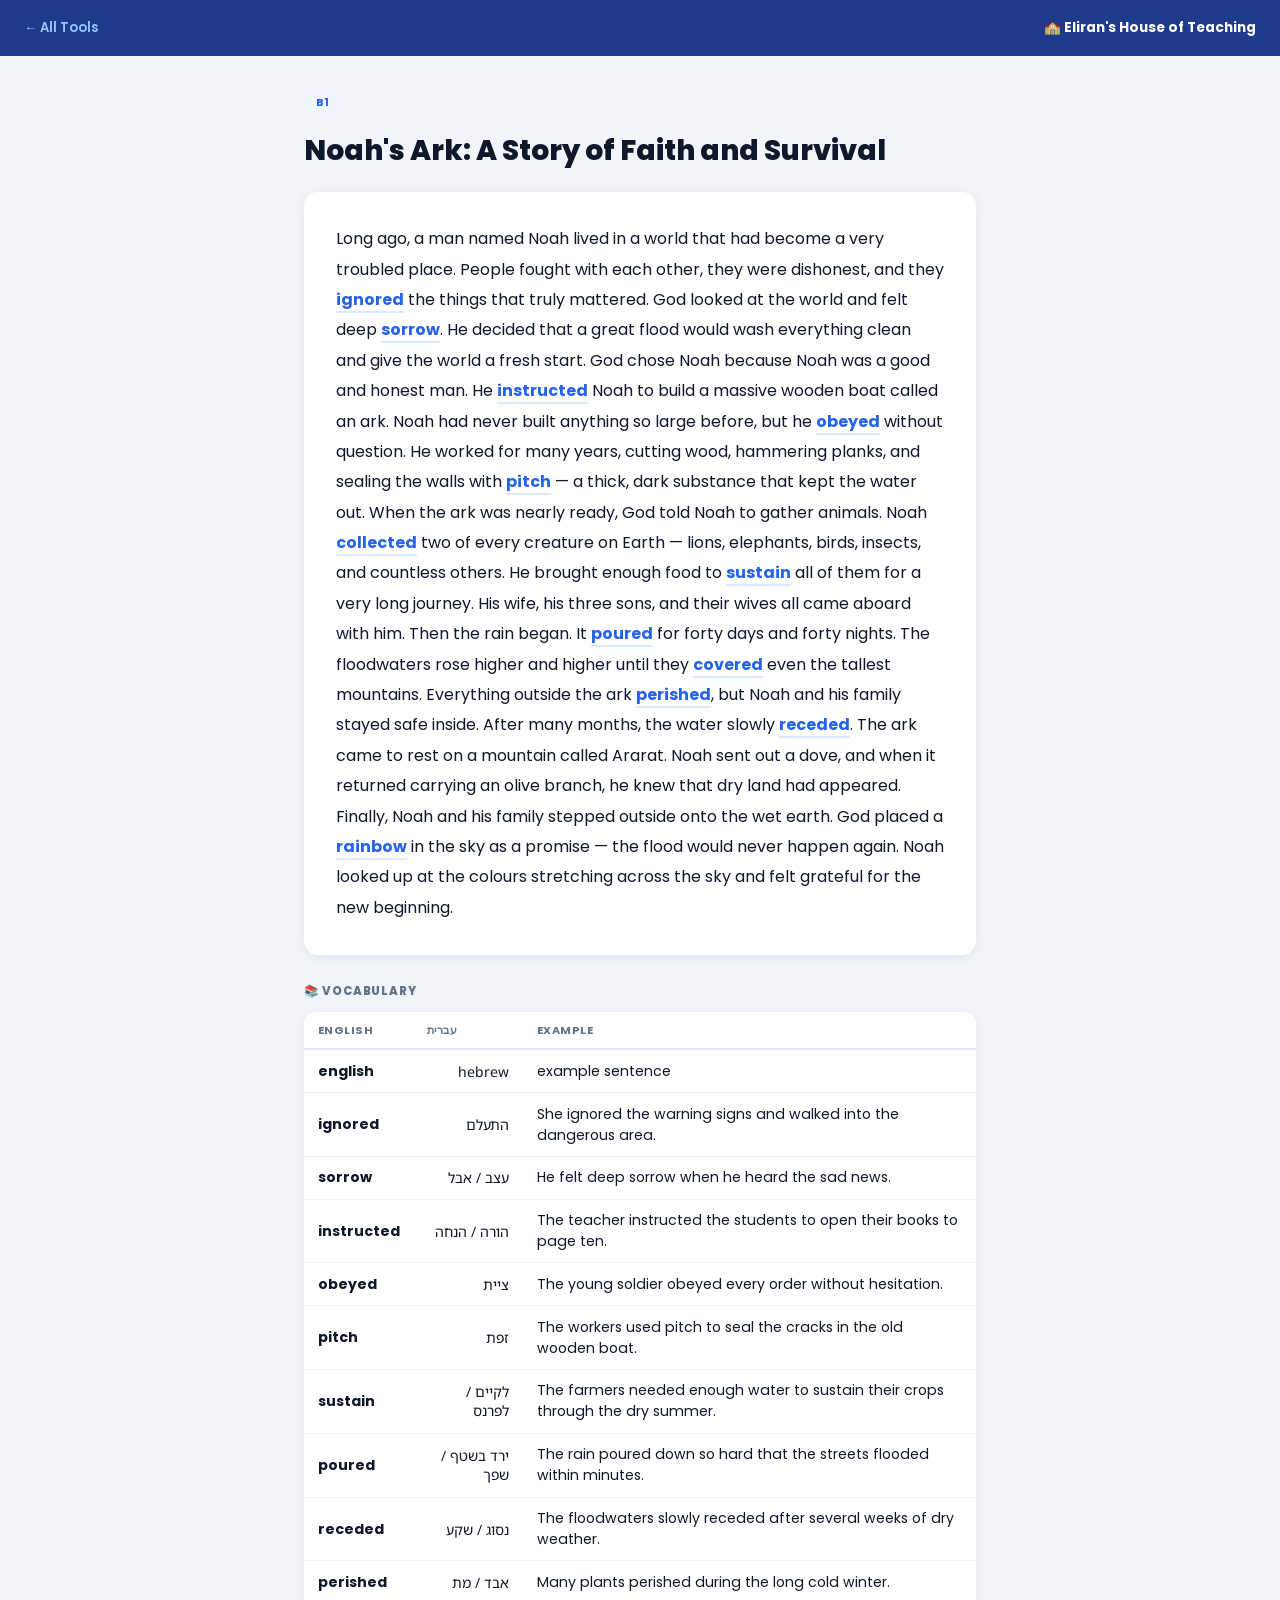
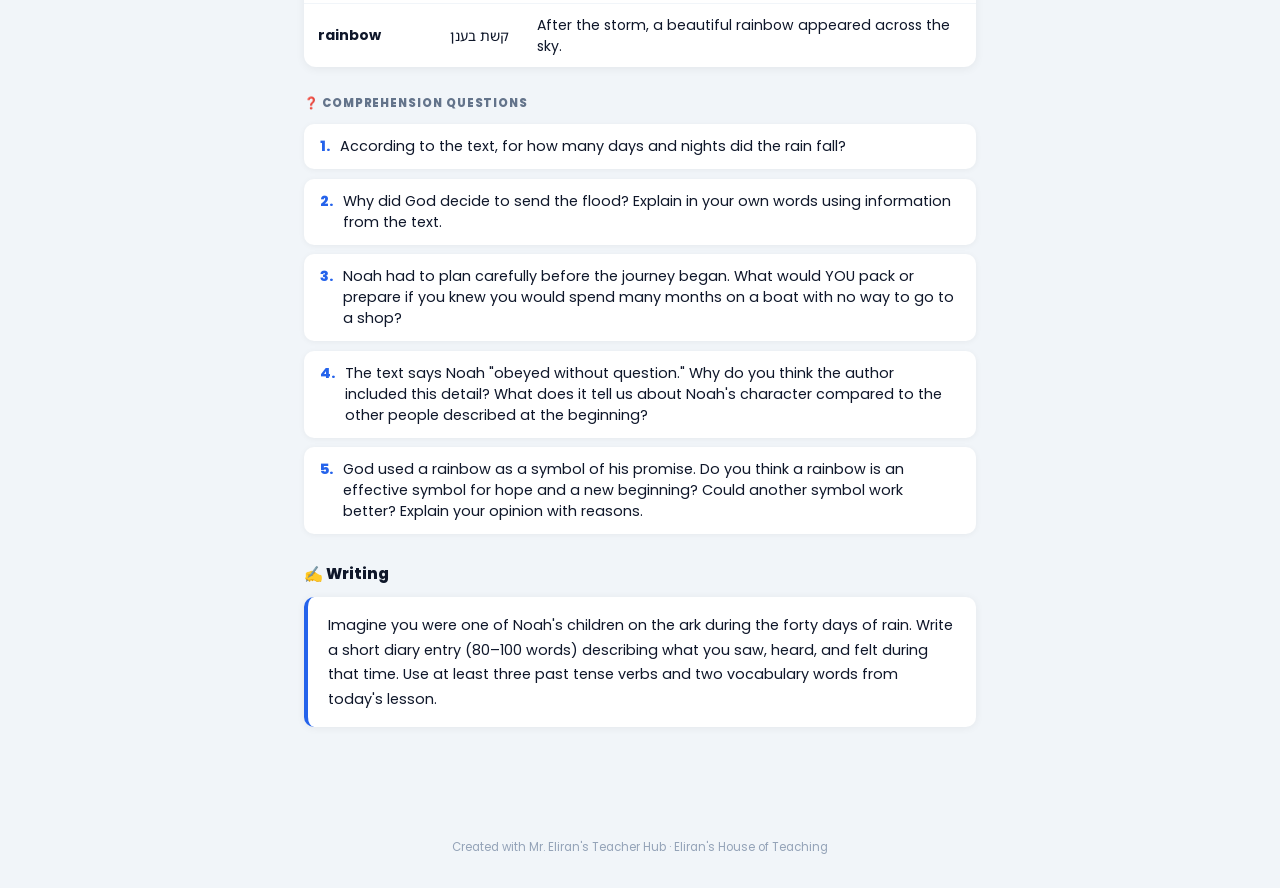
<file: readings/noah-s-ark-a-story-of-faith-and-survival.html>
<!DOCTYPE html>
<html lang="en">
<head>
  <meta charset="UTF-8" />
  <meta name="viewport" content="width=device-width,initial-scale=1.0" />
  <title>Noah's Ark: A Story of Faith and Survival — Mr. Eliran</title>
  <link href="https://fonts.googleapis.com/css2?family=Poppins:wght@400;600;700;800&family=Noto+Sans+Hebrew:wght@400;600&display=swap" rel="stylesheet"/>
  <style>
    *{box-sizing:border-box;margin:0;padding:0}
    body{font-family:'Poppins',sans-serif;background:#F1F5F9;color:#0F172A;min-height:100vh}
    .he{font-family:'Noto Sans Hebrew',sans-serif;direction:rtl}
    nav{background:#1E3A8A;color:#fff;padding:0 1.5rem;height:56px;display:flex;align-items:center;justify-content:space-between;position:sticky;top:0;z-index:10}
    .nav-back{color:#93C5FD;text-decoration:none;font-size:0.82rem;font-weight:600}
    .nav-back:hover{color:#fff}
    .nav-brand{font-size:0.85rem;font-weight:700}
    article{max-width:720px;margin:2rem auto;padding:0 1.5rem 3rem}
    .level-pill{display:inline-block;padding:.2rem .75rem;border-radius:999px;font-size:.7rem;font-weight:700;background:#EFF6FF;color:#2563EB;margin-bottom:1rem}
    h1{font-size:1.75rem;font-weight:800;margin-bottom:.5rem}
    .reading-text{font-size:1rem;line-height:1.9;background:#fff;border-radius:14px;padding:2rem;box-shadow:0 2px 12px rgba(0,0,0,.07);margin:1.25rem 0}
    .reading-text .hl{font-weight:700;color:#2563EB;border-bottom:2px solid #DBEAFE}
    .section-title{font-size:.72rem;font-weight:800;text-transform:uppercase;letter-spacing:.08em;color:#64748B;margin:1.75rem 0 .75rem}
    table{width:100%;border-collapse:collapse;background:#fff;border-radius:12px;overflow:hidden;box-shadow:0 2px 10px rgba(0,0,0,.06)}
    th{padding:.6rem .85rem;font-size:.7rem;font-weight:700;text-transform:uppercase;letter-spacing:.05em;color:#64748B;border-bottom:2px solid #E2E8F0;text-align:left}
    td{padding:.65rem .85rem;border-bottom:1px solid #F1F5F9;font-size:.88rem}
    tr:last-child td{border-bottom:none}
    .questions-list{list-style:none;display:flex;flex-direction:column;gap:.6rem}
    .questions-list li{background:#fff;border-radius:10px;padding:.75rem 1rem;font-size:.9rem;display:flex;gap:.65rem;box-shadow:0 1px 6px rgba(0,0,0,.05)}
    .qn{font-weight:800;color:#2563EB;flex-shrink:0}
    .writing-section{margin-top:1.75rem}
    h2{font-size:.95rem;font-weight:800;margin-bottom:.75rem}
    .writing-box{background:#fff;border-left:4px solid #2563EB;border-radius:10px;padding:1rem 1.25rem;font-size:.9rem;line-height:1.7;box-shadow:0 1px 8px rgba(0,0,0,.06)}
    footer{text-align:center;padding:2rem;font-size:.72rem;color:#94A3B8}
  </style>
</head>
<body>
<nav>
  <a class="nav-back" href="../index.html">← All Tools</a>
  <span class="nav-brand">🏫 Eliran's House of Teaching</span>
</nav>
<article>
  <span class="level-pill">B1</span>
  
  <h1>Noah's Ark: A Story of Faith and Survival</h1>

  <div class="reading-text">Long ago, a man named Noah lived in a world that had become a very troubled place. People fought with each other, they were dishonest, and they <span class="hl">ignored</span> the things that truly mattered. God looked at the world and felt deep <span class="hl">sorrow</span>. He decided that a great flood would wash everything clean and give the world a fresh start.

God chose Noah because Noah was a good and honest man. He <span class="hl">instructed</span> Noah to build a massive wooden boat called an ark. Noah had never built anything so large before, but he <span class="hl">obeyed</span> without question. He worked for many years, cutting wood, hammering planks, and sealing the walls with <span class="hl">pitch</span> — a thick, dark substance that kept the water out.

When the ark was nearly ready, God told Noah to gather animals. Noah <span class="hl">collected</span> two of every creature on Earth — lions, elephants, birds, insects, and countless others. He brought enough food to <span class="hl">sustain</span> all of them for a very long journey. His wife, his three sons, and their wives all came aboard with him.

Then the rain began. It <span class="hl">poured</span> for forty days and forty nights. The floodwaters rose higher and higher until they <span class="hl">covered</span> even the tallest mountains. Everything outside the ark <span class="hl">perished</span>, but Noah and his family stayed safe inside.

After many months, the water slowly <span class="hl">receded</span>. The ark came to rest on a mountain called Ararat. Noah sent out a dove, and when it returned carrying an olive branch, he knew that dry land had appeared.

Finally, Noah and his family stepped outside onto the wet earth. God placed a <span class="hl">rainbow</span> in the sky as a promise — the flood would never happen again. Noah looked up at the colours stretching across the sky and felt grateful for the new beginning.</div>

  
  <div class="section-title">📚 Vocabulary</div>
  <table>
    <tr><th>English</th><th>עברית</th><th>Example</th></tr>
    <tr><td><strong>english</strong></td><td class="he">hebrew</td><td>example sentence</td></tr><tr><td><strong>ignored</strong></td><td class="he">התעלם</td><td>She ignored the warning signs and walked into the dangerous area.</td></tr><tr><td><strong>sorrow</strong></td><td class="he">עצב / אבל</td><td>He felt deep sorrow when he heard the sad news.</td></tr><tr><td><strong>instructed</strong></td><td class="he">הורה / הנחה</td><td>The teacher instructed the students to open their books to page ten.</td></tr><tr><td><strong>obeyed</strong></td><td class="he">ציית</td><td>The young soldier obeyed every order without hesitation.</td></tr><tr><td><strong>pitch</strong></td><td class="he">זפת</td><td>The workers used pitch to seal the cracks in the old wooden boat.</td></tr><tr><td><strong>sustain</strong></td><td class="he">לקיים / לפרנס</td><td>The farmers needed enough water to sustain their crops through the dry summer.</td></tr><tr><td><strong>poured</strong></td><td class="he">ירד בשטף / שפך</td><td>The rain poured down so hard that the streets flooded within minutes.</td></tr><tr><td><strong>receded</strong></td><td class="he">נסוג / שקע</td><td>The floodwaters slowly receded after several weeks of dry weather.</td></tr><tr><td><strong>perished</strong></td><td class="he">אבד / מת</td><td>Many plants perished during the long cold winter.</td></tr><tr><td><strong>rainbow</strong></td><td class="he">קשת בענן</td><td>After the storm, a beautiful rainbow appeared across the sky.</td></tr>
  </table>

  
  <div class="section-title">❓ Comprehension Questions</div>
  <ul class="questions-list"><li><span class="qn">1.</span> According to the text, for how many days and nights did the rain fall?</li><li><span class="qn">2.</span> Why did God decide to send the flood? Explain in your own words using information from the text.</li><li><span class="qn">3.</span> Noah had to plan carefully before the journey began. What would YOU pack or prepare if you knew you would spend many months on a boat with no way to go to a shop?</li><li><span class="qn">4.</span> The text says Noah "obeyed without question." Why do you think the author included this detail? What does it tell us about Noah's character compared to the other people described at the beginning?</li><li><span class="qn">5.</span> God used a rainbow as a symbol of his promise. Do you think a rainbow is an effective symbol for hope and a new beginning? Could another symbol work better? Explain your opinion with reasons.</li></ul>

  <div class="writing-section"><h2>✍️ Writing</h2><div class="writing-box">Imagine you were one of Noah's children on the ark during the forty days of rain. Write a short diary entry (80–100 words) describing what you saw, heard, and felt during that time. Use at least three past tense verbs and two vocabulary words from today's lesson.</div></div>
</article>
<footer>Created with Mr. Eliran's Teacher Hub · Eliran's House of Teaching</footer>
</body>
</html>
</file>
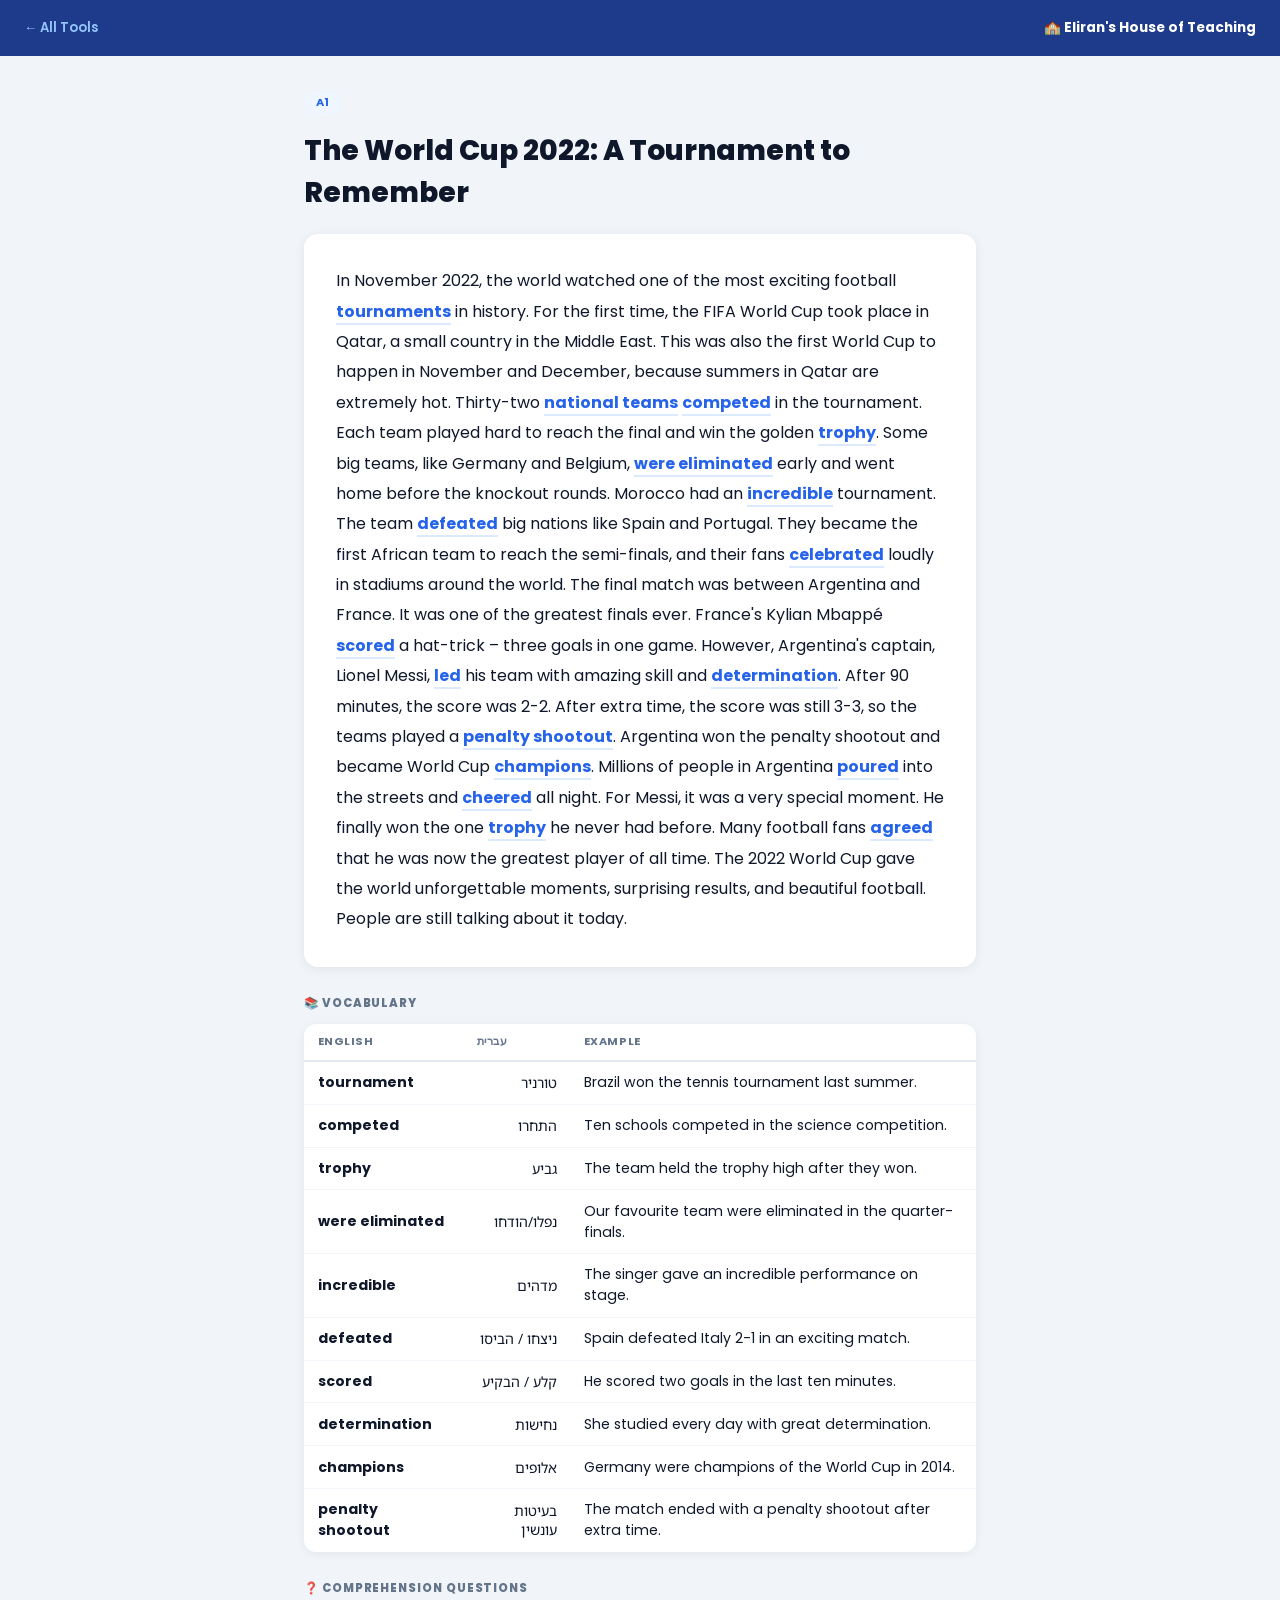
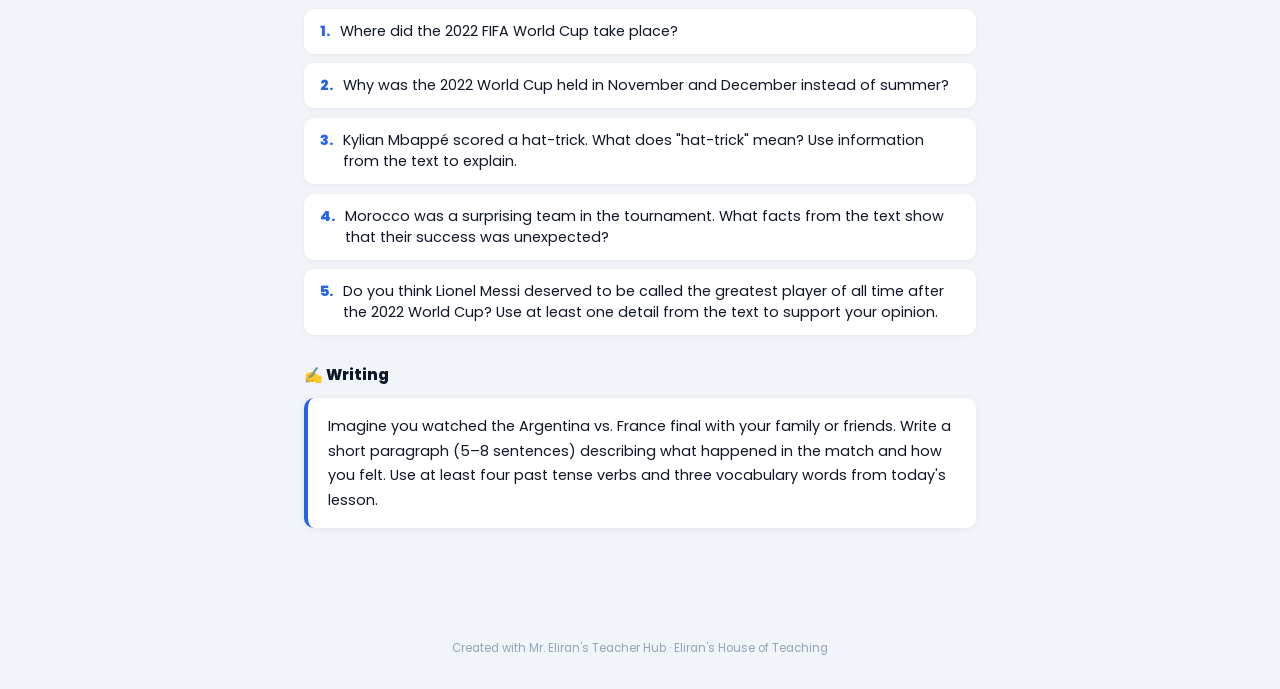
<file: readings/the-world-cup-2022-a-tournament-to-remem.html>
<!DOCTYPE html>
<html lang="en">
<head>
  <meta charset="UTF-8" />
  <meta name="viewport" content="width=device-width,initial-scale=1.0" />
  <title>The World Cup 2022: A Tournament to Remember — Mr. Eliran</title>
  <link href="https://fonts.googleapis.com/css2?family=Poppins:wght@400;600;700;800&family=Noto+Sans+Hebrew:wght@400;600&display=swap" rel="stylesheet"/>
  <style>
    *{box-sizing:border-box;margin:0;padding:0}
    body{font-family:'Poppins',sans-serif;background:#F1F5F9;color:#0F172A;min-height:100vh}
    .he{font-family:'Noto Sans Hebrew',sans-serif;direction:rtl}
    nav{background:#1E3A8A;color:#fff;padding:0 1.5rem;height:56px;display:flex;align-items:center;justify-content:space-between;position:sticky;top:0;z-index:10}
    .nav-back{color:#93C5FD;text-decoration:none;font-size:0.82rem;font-weight:600}
    .nav-back:hover{color:#fff}
    .nav-brand{font-size:0.85rem;font-weight:700}
    article{max-width:720px;margin:2rem auto;padding:0 1.5rem 3rem}
    .level-pill{display:inline-block;padding:.2rem .75rem;border-radius:999px;font-size:.7rem;font-weight:700;background:#EFF6FF;color:#2563EB;margin-bottom:1rem}
    h1{font-size:1.75rem;font-weight:800;margin-bottom:.5rem}
    .reading-text{font-size:1rem;line-height:1.9;background:#fff;border-radius:14px;padding:2rem;box-shadow:0 2px 12px rgba(0,0,0,.07);margin:1.25rem 0}
    .reading-text .hl{font-weight:700;color:#2563EB;border-bottom:2px solid #DBEAFE}
    .section-title{font-size:.72rem;font-weight:800;text-transform:uppercase;letter-spacing:.08em;color:#64748B;margin:1.75rem 0 .75rem}
    table{width:100%;border-collapse:collapse;background:#fff;border-radius:12px;overflow:hidden;box-shadow:0 2px 10px rgba(0,0,0,.06)}
    th{padding:.6rem .85rem;font-size:.7rem;font-weight:700;text-transform:uppercase;letter-spacing:.05em;color:#64748B;border-bottom:2px solid #E2E8F0;text-align:left}
    td{padding:.65rem .85rem;border-bottom:1px solid #F1F5F9;font-size:.88rem}
    tr:last-child td{border-bottom:none}
    .questions-list{list-style:none;display:flex;flex-direction:column;gap:.6rem}
    .questions-list li{background:#fff;border-radius:10px;padding:.75rem 1rem;font-size:.9rem;display:flex;gap:.65rem;box-shadow:0 1px 6px rgba(0,0,0,.05)}
    .qn{font-weight:800;color:#2563EB;flex-shrink:0}
    .writing-section{margin-top:1.75rem}
    h2{font-size:.95rem;font-weight:800;margin-bottom:.75rem}
    .writing-box{background:#fff;border-left:4px solid #2563EB;border-radius:10px;padding:1rem 1.25rem;font-size:.9rem;line-height:1.7;box-shadow:0 1px 8px rgba(0,0,0,.06)}
    footer{text-align:center;padding:2rem;font-size:.72rem;color:#94A3B8}
  </style>
</head>
<body>
<nav>
  <a class="nav-back" href="../index.html">← All Tools</a>
  <span class="nav-brand">🏫 Eliran's House of Teaching</span>
</nav>
<article>
  <span class="level-pill">A1</span>
  
  <h1>The World Cup 2022: A Tournament to Remember</h1>

  <div class="reading-text">In November 2022, the world watched one of the most exciting football <span class="hl">tournaments</span> in history. For the first time, the FIFA World Cup took place in Qatar, a small country in the Middle East. This was also the first World Cup to happen in November and December, because summers in Qatar are extremely hot.

Thirty-two <span class="hl">national teams</span> <span class="hl">competed</span> in the tournament. Each team played hard to reach the final and win the golden <span class="hl">trophy</span>. Some big teams, like Germany and Belgium, <span class="hl">were eliminated</span> early and went home before the knockout rounds.

Morocco had an <span class="hl">incredible</span> tournament. The team <span class="hl">defeated</span> big nations like Spain and Portugal. They became the first African team to reach the semi-finals, and their fans <span class="hl">celebrated</span> loudly in stadiums around the world.

The final match was between Argentina and France. It was one of the greatest finals ever. France's Kylian Mbappé <span class="hl">scored</span> a hat-trick – three goals in one game. However, Argentina's captain, Lionel Messi, <span class="hl">led</span> his team with amazing skill and <span class="hl">determination</span>. After 90 minutes, the score was 2-2. After extra time, the score was still 3-3, so the teams played a <span class="hl">penalty shootout</span>.

Argentina won the penalty shootout and became World Cup <span class="hl">champions</span>. Millions of people in Argentina <span class="hl">poured</span> into the streets and <span class="hl">cheered</span> all night. For Messi, it was a very special moment. He finally won the one <span class="hl">trophy</span> he never had before. Many football fans <span class="hl">agreed</span> that he was now the greatest player of all time.

The 2022 World Cup gave the world unforgettable moments, surprising results, and beautiful football. People are still talking about it today.</div>

  
  <div class="section-title">📚 Vocabulary</div>
  <table>
    <tr><th>English</th><th>עברית</th><th>Example</th></tr>
    <tr><td><strong>tournament</strong></td><td class="he">טורניר</td><td>Brazil won the tennis tournament last summer.</td></tr><tr><td><strong>competed</strong></td><td class="he">התחרו</td><td>Ten schools competed in the science competition.</td></tr><tr><td><strong>trophy</strong></td><td class="he">גביע</td><td>The team held the trophy high after they won.</td></tr><tr><td><strong>were eliminated</strong></td><td class="he">נפלו/הודחו</td><td>Our favourite team were eliminated in the quarter-finals.</td></tr><tr><td><strong>incredible</strong></td><td class="he">מדהים</td><td>The singer gave an incredible performance on stage.</td></tr><tr><td><strong>defeated</strong></td><td class="he">ניצחו / הביסו</td><td>Spain defeated Italy 2-1 in an exciting match.</td></tr><tr><td><strong>scored</strong></td><td class="he">קלע / הבקיע</td><td>He scored two goals in the last ten minutes.</td></tr><tr><td><strong>determination</strong></td><td class="he">נחישות</td><td>She studied every day with great determination.</td></tr><tr><td><strong>champions</strong></td><td class="he">אלופים</td><td>Germany were champions of the World Cup in 2014.</td></tr><tr><td><strong>penalty shootout</strong></td><td class="he">בעיטות עונשין</td><td>The match ended with a penalty shootout after extra time.</td></tr>
  </table>

  
  <div class="section-title">❓ Comprehension Questions</div>
  <ul class="questions-list"><li><span class="qn">1.</span> Where did the 2022 FIFA World Cup take place?</li><li><span class="qn">2.</span> Why was the 2022 World Cup held in November and December instead of summer?</li><li><span class="qn">3.</span> Kylian Mbappé scored a hat-trick. What does "hat-trick" mean? Use information from the text to explain.</li><li><span class="qn">4.</span> Morocco was a surprising team in the tournament. What facts from the text show that their success was unexpected?</li><li><span class="qn">5.</span> Do you think Lionel Messi deserved to be called the greatest player of all time after the 2022 World Cup? Use at least one detail from the text to support your opinion.</li></ul>

  <div class="writing-section"><h2>✍️ Writing</h2><div class="writing-box">Imagine you watched the Argentina vs. France final with your family or friends. Write a short paragraph (5–8 sentences) describing what happened in the match and how you felt. Use at least four past tense verbs and three vocabulary words from today's lesson.</div></div>
</article>
<footer>Created with Mr. Eliran's Teacher Hub · Eliran's House of Teaching</footer>
</body>
</html>
</file>
